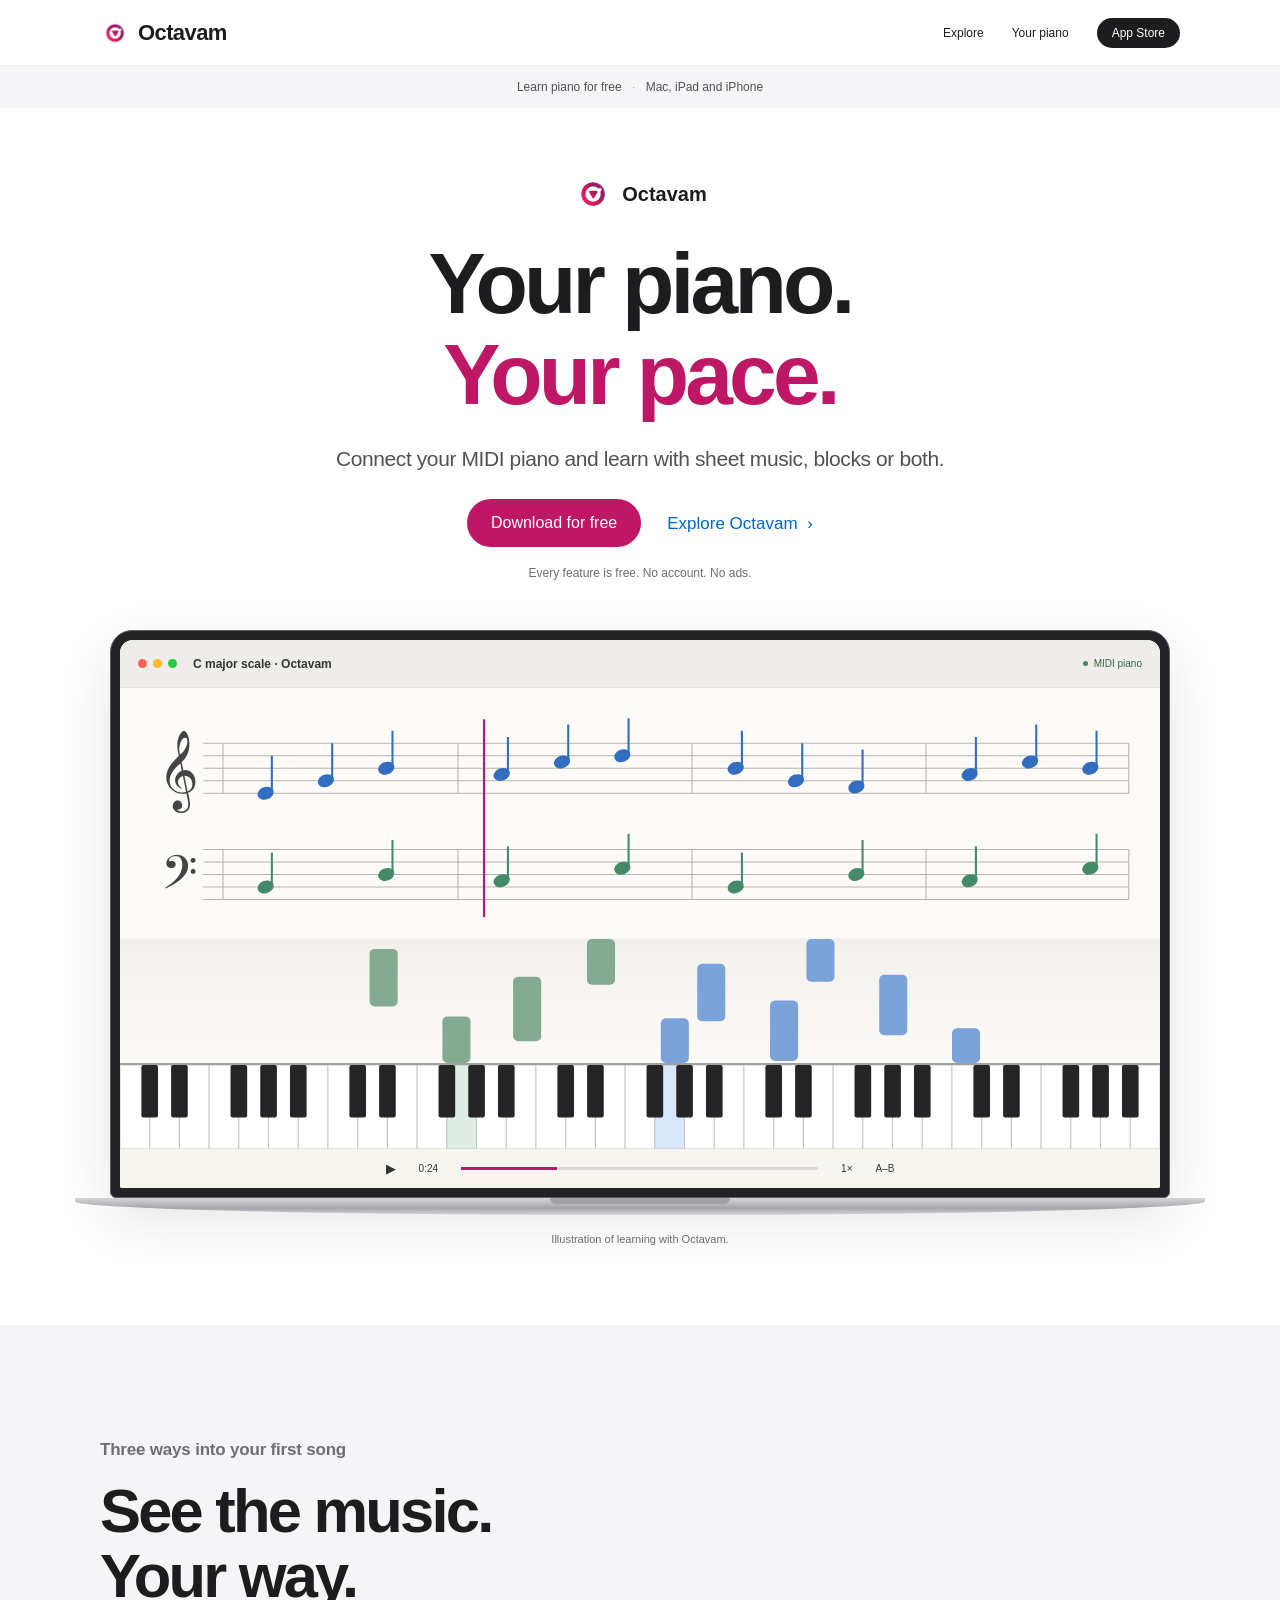
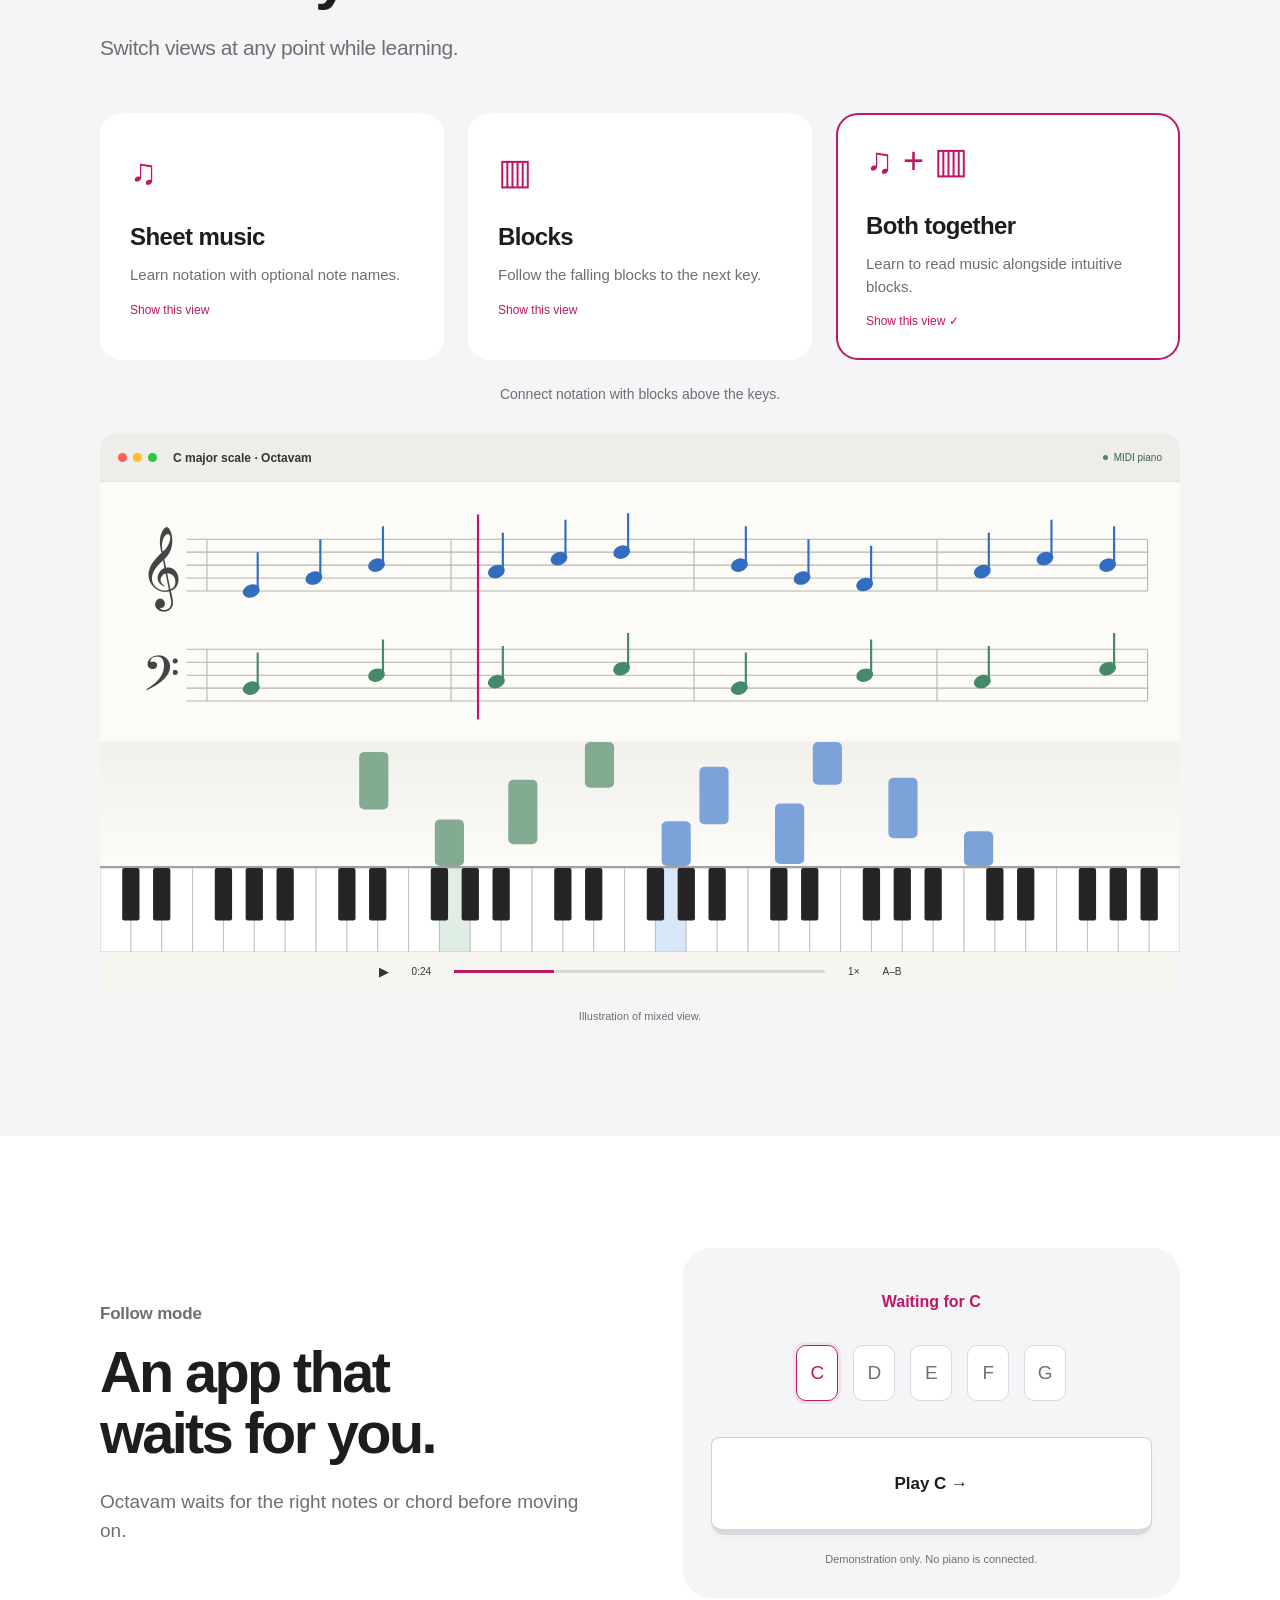
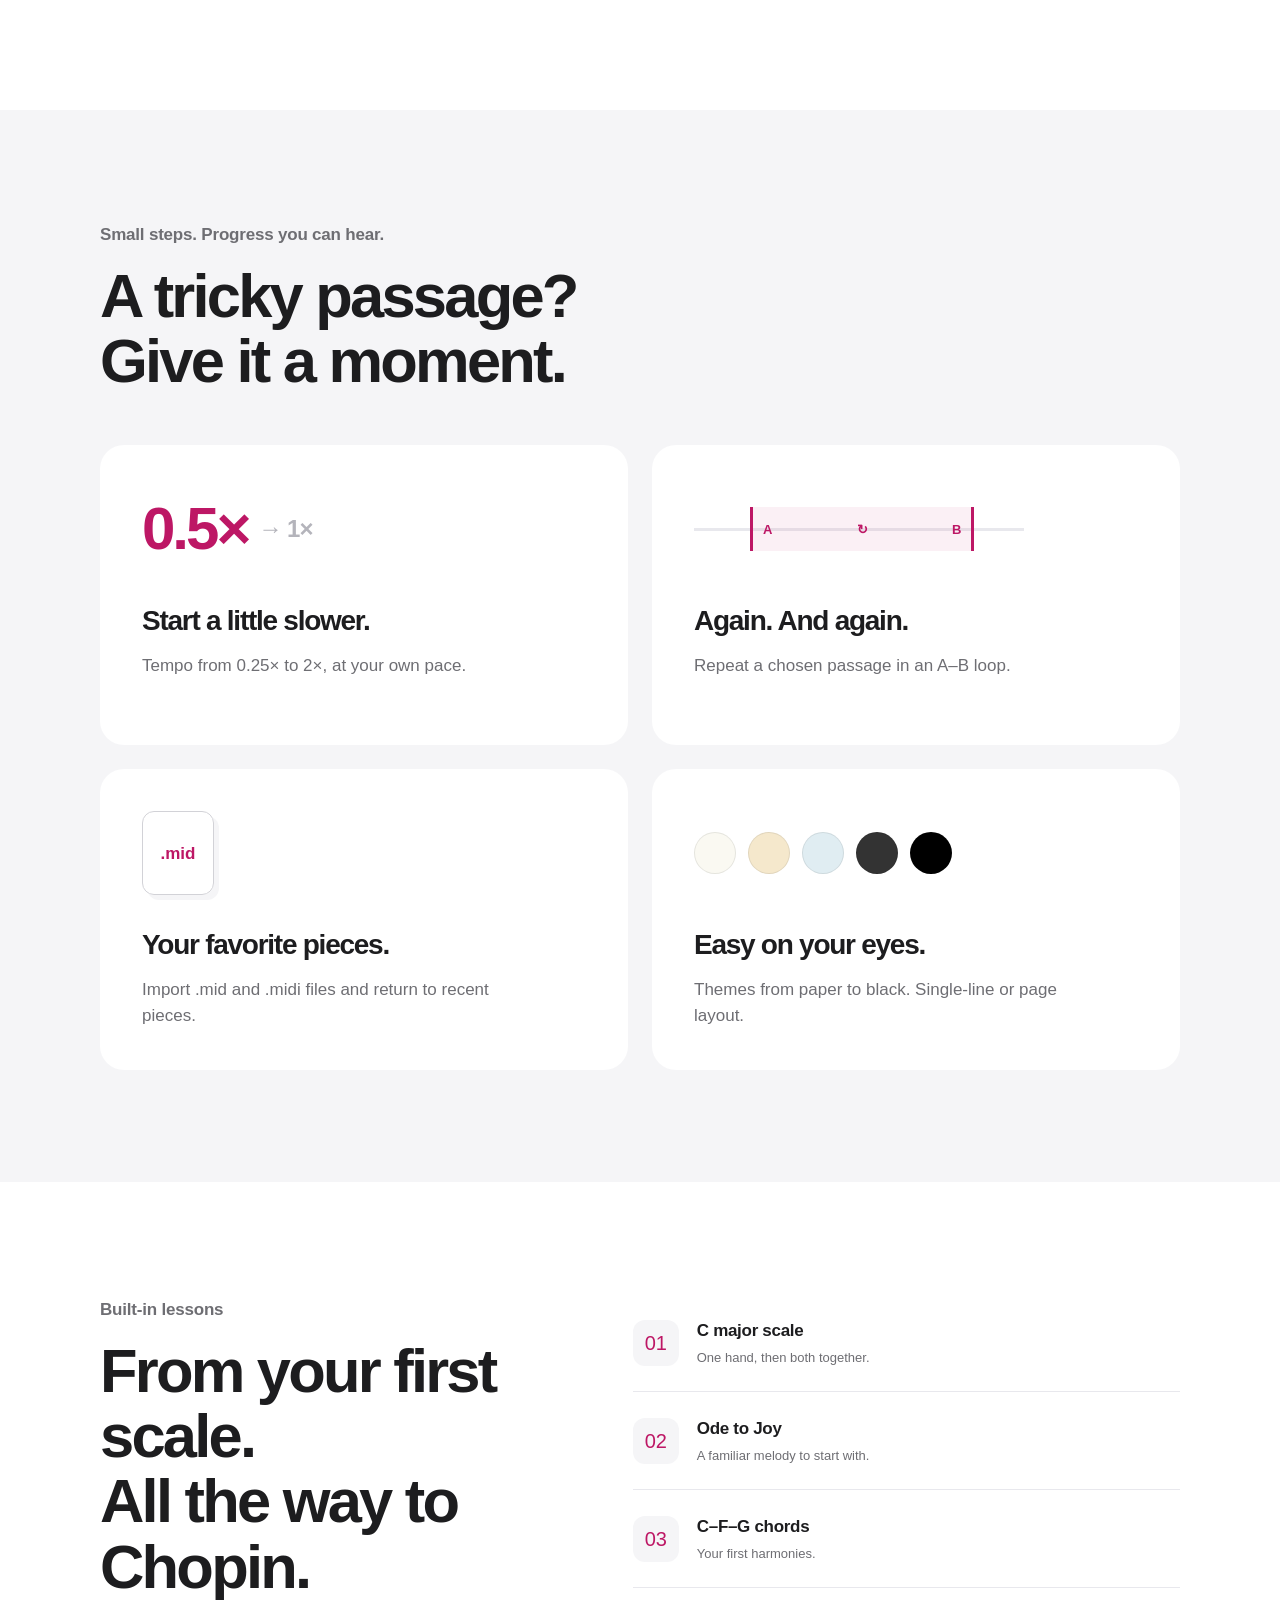
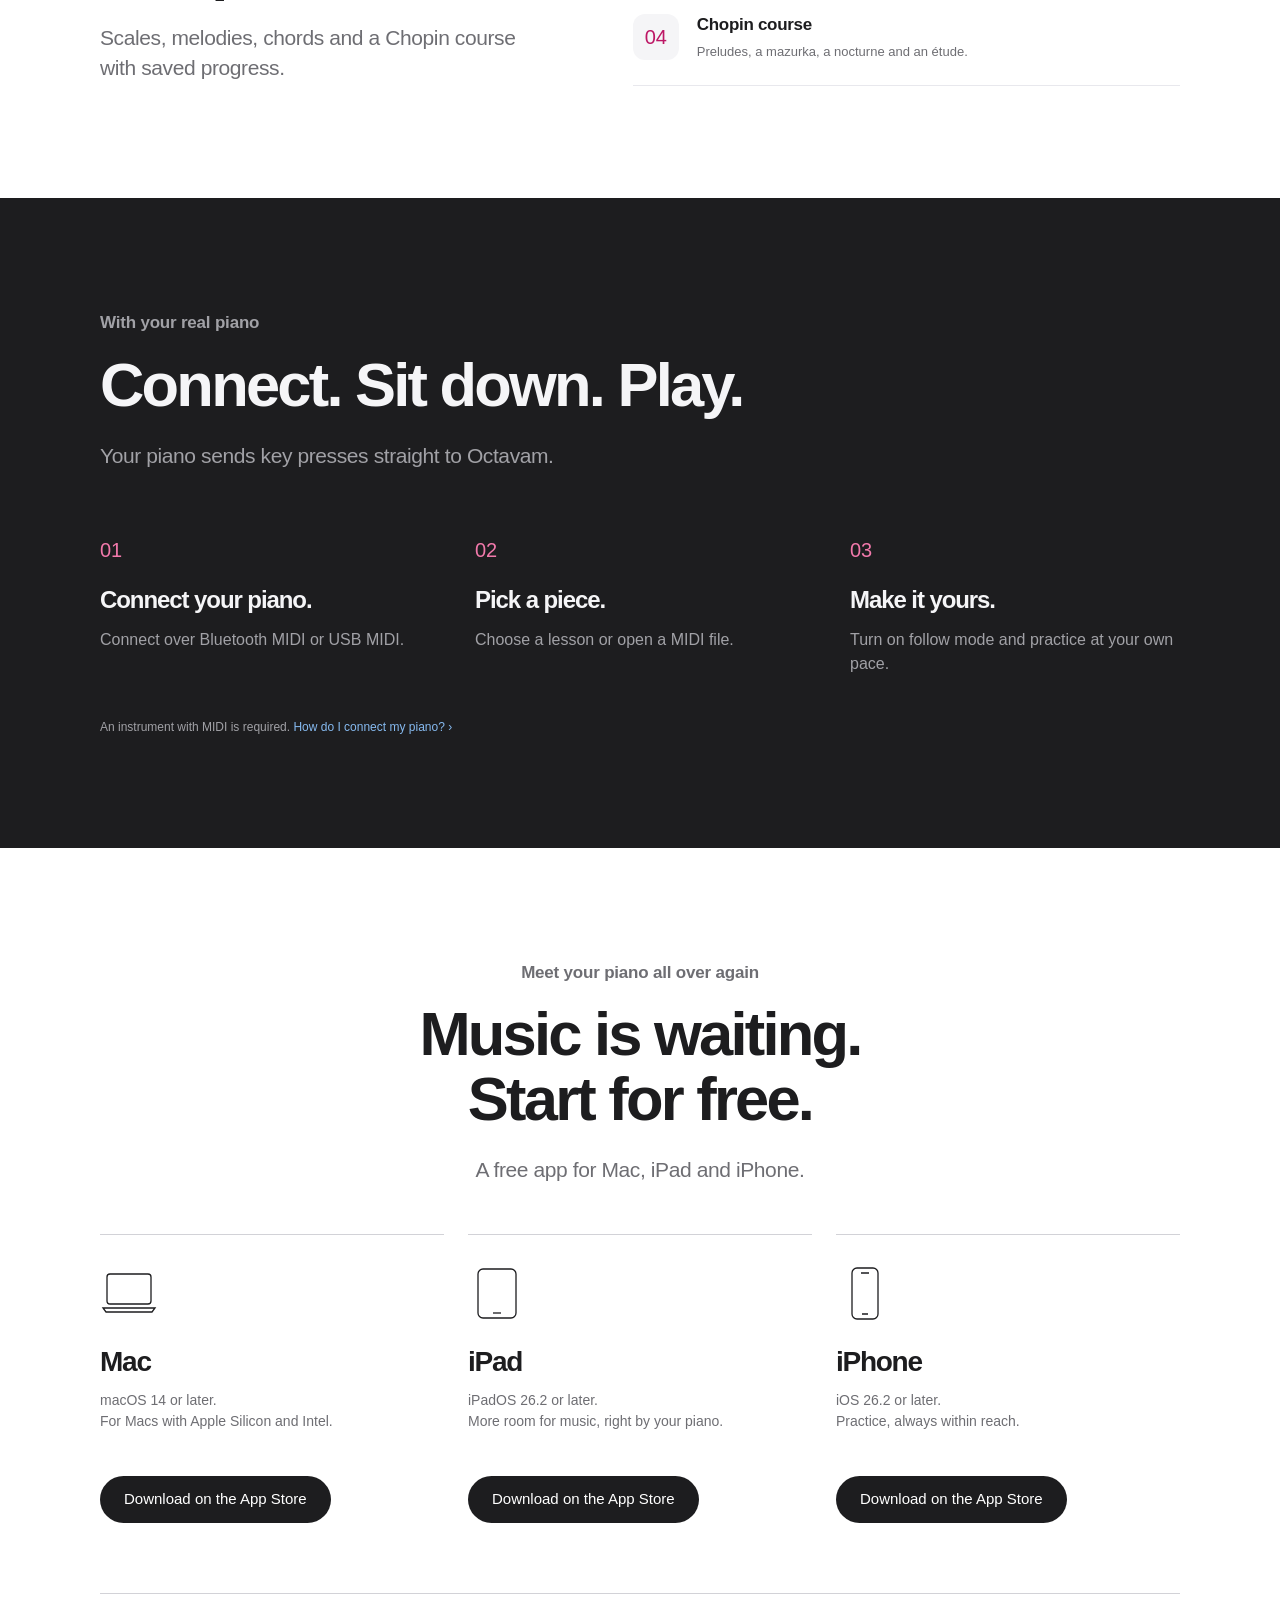
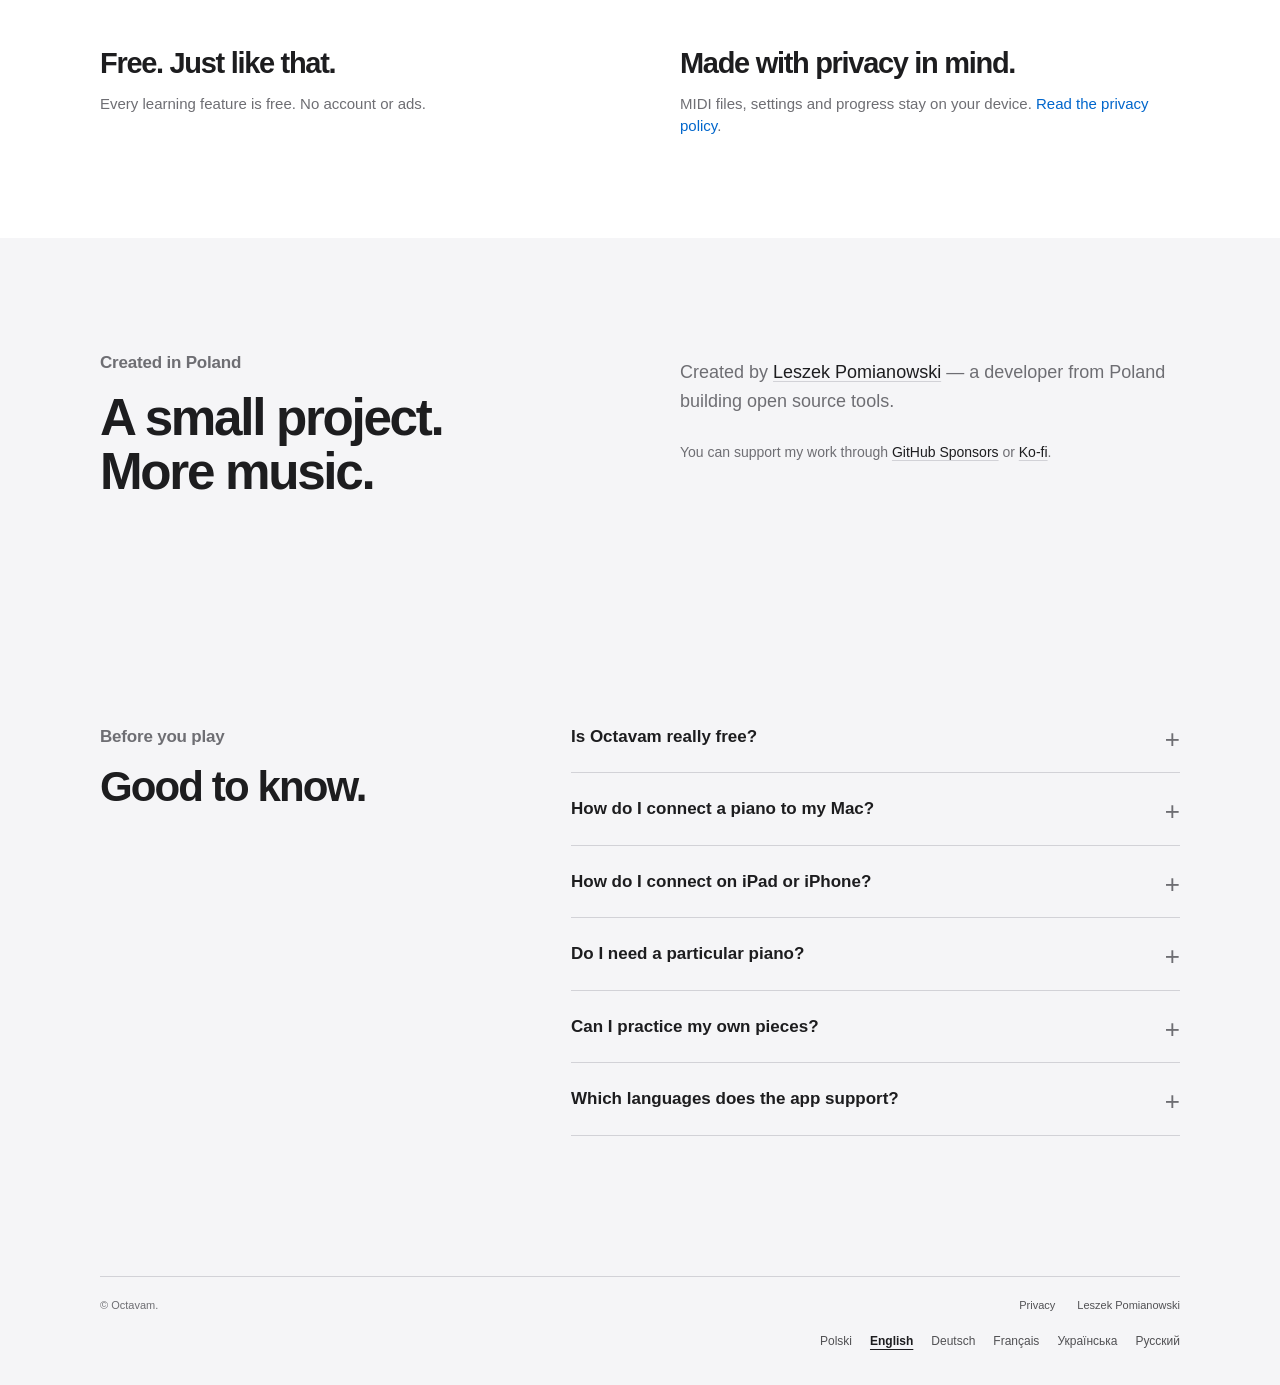
<file: index.html>
<!doctype html>
<html lang="pl">
<head>
<meta charset="utf-8">
<meta name="viewport" content="width=device-width,initial-scale=1">
<title>Octavam — darmowa nauka gry na pianinie</title>
<meta name="description" content="Połącz pianino MIDI i ucz się z nutami, blokami lub oboma widokami. Darmowa aplikacja na Maca, iPada i iPhone’a.">
<meta name="author" content="Leszek Pomianowski">
<meta name="robots" content="index, follow, max-image-preview:large">
<meta name="color-scheme" content="light">
<meta name="theme-color" content="#ffffff">
<link rel="canonical" href="https://octavam.com/">
<link rel="alternate" hreflang="pl" href="https://octavam.com/">
<link rel="alternate" hreflang="en" href="https://octavam.com/en/">
<link rel="alternate" hreflang="de" href="https://octavam.com/de/">
<link rel="alternate" hreflang="fr" href="https://octavam.com/fr/">
<link rel="alternate" hreflang="uk" href="https://octavam.com/uk/">
<link rel="alternate" hreflang="ru" href="https://octavam.com/ru/">
<link rel="alternate" hreflang="x-default" href="https://octavam.com/">
<link rel="icon" type="image/png" href="/assets/favicon.png">
<link rel="apple-touch-icon" href="/assets/apple-touch-icon.png">
<meta property="og:type" content="website">
<meta property="og:site_name" content="Octavam">
<meta property="og:title" content="Octavam — darmowa nauka gry na pianinie">
<meta property="og:description" content="Połącz pianino MIDI i ucz się z nutami, blokami lub oboma widokami. Darmowa aplikacja na Maca, iPada i iPhone’a.">
<meta property="og:url" content="https://octavam.com/">
<meta property="og:image" content="https://octavam.com/assets/og-image.png">
<meta property="og:image:type" content="image/png">
<meta property="og:image:width" content="1200">
<meta property="og:image:height" content="630">
<meta property="og:image:alt" content="Octavam">
<meta property="og:locale" content="pl_PL">
<meta property="og:locale:alternate" content="en_US">
<meta property="og:locale:alternate" content="de_DE">
<meta property="og:locale:alternate" content="fr_FR">
<meta property="og:locale:alternate" content="uk_UA">
<meta property="og:locale:alternate" content="ru_RU">
<meta name="twitter:card" content="summary_large_image">
<meta name="twitter:title" content="Octavam — darmowa nauka gry na pianinie">
<meta name="twitter:description" content="Połącz pianino MIDI i ucz się z nutami, blokami lub oboma widokami. Darmowa aplikacja na Maca, iPada i iPhone’a.">
<meta name="twitter:image" content="https://octavam.com/assets/og-image.png">
<meta name="twitter:image:alt" content="Octavam">
<link rel="stylesheet" href="/assets/style.css">
<script src="/assets/lang.js"></script>
<script src="/assets/site.js" defer></script>
<script type="application/ld+json">{"@context":"https://schema.org","@graph":[{"@type":"WebSite","@id":"https://octavam.com/#website","name":"Octavam","url":"https://octavam.com/","inLanguage":["pl","en","de","fr","uk","ru"],"publisher":{"@id":"https://octavam.com/#creator"}},{"@type":"WebPage","@id":"https://octavam.com/#webpage","url":"https://octavam.com/","name":"Octavam — darmowa nauka gry na pianinie","description":"Połącz pianino MIDI i ucz się z nutami, blokami lub oboma widokami. Darmowa aplikacja na Maca, iPada i iPhone’a.","inLanguage":"pl","isPartOf":{"@id":"https://octavam.com/#website"},"about":{"@id":"https://octavam.com/#app"},"mainEntity":{"@id":"https://octavam.com/#app"}},{"@type":"Person","@id":"https://octavam.com/#creator","name":"Leszek Pomianowski","url":"https://lepo.co/","sameAs":["https://github.com/pomianowski"]},{"@type":"SoftwareApplication","@id":"https://octavam.com/#app","name":"Octavam","url":"https://octavam.com/","applicationCategory":"MusicApplication","operatingSystem":"macOS 14+, iPadOS 26.2+, iOS 26.2+","description":"Połącz pianino MIDI i ucz się z nutami, blokami lub oboma widokami. Darmowa aplikacja na Maca, iPada i iPhone’a.","image":"https://octavam.com/assets/og-image.png","inLanguage":["en","pl","ru","uk","de","fr"],"isAccessibleForFree":true,"offers":{"@type":"Offer","price":"0","priceCurrency":"USD"},"creator":{"@id":"https://octavam.com/#creator"},"countryOfOrigin":{"@type":"Country","name":"Poland"}}]}</script>
</head>
<body>
<a class="skip" href="#main">Przejdź do treści</a>
<header class="nav"><div class="nav-inner">
  <a class="brand" href="/"><img src="/assets/favicon.png" alt="" width="30" height="30">Octavam</a>
  <nav aria-label="Nawigacja główna"><a class="hide-s" href="#features">Możliwości</a><a class="hide-s" href="#connect">Twoje pianino</a><a class="nav-download" data-app-store href="https://apps.apple.com/">App Store</a></nav>
</div></header>
<main id="main">
<div class="availability">Darmowa nauka gry na pianinie <span>·</span> Mac, iPad i iPhone</div>
<section class="hero" aria-labelledby="hero-heading">
  <div class="wrap">
    <p class="product-name"><img src="/assets/logo.png" alt="" width="40" height="40">Octavam</p>
    <h1 id="hero-heading">Twoje pianino.<br><span>Twój rytm.</span></h1>
    <p class="lead">Połącz pianino MIDI i ucz się z nutami, blokami lub oboma widokami.</p>
    <div class="btns"><a class="btn primary" data-app-store href="https://apps.apple.com/">Pobierz za darmo</a><a class="text-link" href="#features">Poznaj Octavam <span aria-hidden="true">›</span></a></div>
    <p class="hero-note">Wszystkie funkcje za darmo. Bez konta. Bez reklam.</p>
  </div>
  <figure class="device-stage"><div class="device-frame"><div class="practice-preview" data-mode="mixed">
      <div class="preview-toolbar" aria-hidden="true"><span class="window-dots"><i></i><i></i><i></i></span><span class="preview-title">Gama C-dur · Octavam</span><span class="preview-connected">Pianino MIDI</span></div>
      <img id="hero-score" class="score-art" src="/assets/score.svg" width="1000" height="240" alt="Ilustracja widoku mieszanego: zapis nutowy, bloki i klawiatura.">
      <img id="hero-blocks" class="blocks-art" src="/assets/blocks.svg" width="1000" height="125" alt="">
      <img class="keyboard-art" src="/assets/keyboard.svg" width="1000" height="85" alt="">
      <div class="preview-transport" aria-hidden="true"><span class="transport-play">▶</span><span>0:24</span><span class="transport-track"><i></i></span><span>1×</span><span>A–B</span></div>
    </div></div><div class="device-base" aria-hidden="true"></div><figcaption class="preview-caption">Ilustracja sposobu nauki w Octavam.</figcaption></figure>
</section>
<section id="features" class="section modes-section" aria-labelledby="modes-heading"><div class="wrap">
  <p class="eyebrow">Trzy sposoby na pierwszy utwór</p><h2 id="modes-heading">Zobacz muzykę.<br>Po swojemu.</h2><p class="section-intro">Zmieniaj widok w dowolnym momencie nauki.</p>
  <div class="mode-options" role="group" aria-label="Wybierz widok demonstracji"><button type="button" class="mode-option" data-mode="notation" aria-pressed="false" aria-controls="mode-preview" data-description="Czytaj nuty z opcjonalnymi nazwami dźwięków." data-caption="Ilustracja widoku nutowego."><span class="mode-symbol" aria-hidden="true">♫</span><strong>Nuty</strong><span class="mode-copy">Poznawaj zapis nutowy, z opcjonalnymi nazwami dźwięków.</span><span class="mode-action">Pokaż ten widok</span></button><button type="button" class="mode-option" data-mode="blocks" aria-pressed="false" aria-controls="mode-preview" data-description="Zobacz kolejność i długość dźwięków." data-caption="Ilustracja widoku bloków."><span class="mode-symbol" aria-hidden="true">▥</span><strong>Bloki</strong><span class="mode-copy">Śledź spadające bloki i zobacz, który klawisz nacisnąć.</span><span class="mode-action">Pokaż ten widok</span></button><button type="button" class="mode-option" data-mode="mixed" aria-pressed="true" aria-controls="mode-preview" data-description="Połącz zapis nutowy z blokami nad klawiaturą." data-caption="Ilustracja widoku mieszanego."><span class="mode-symbol" aria-hidden="true">♫ + ▥</span><strong>Razem</strong><span class="mode-copy">Połącz intuicyjne bloki z nauką czytania nut.</span><span class="mode-action">Pokaż ten widok</span></button></div>
  <p id="mode-description" class="mode-description" aria-live="polite">Połącz zapis nutowy z blokami nad klawiaturą.</p>
  <div class="practice-preview" id="mode-preview" data-mode="mixed">
      <div class="preview-toolbar" aria-hidden="true"><span class="window-dots"><i></i><i></i><i></i></span><span class="preview-title">Gama C-dur · Octavam</span><span class="preview-connected">Pianino MIDI</span></div>
      <img id="preview-score" class="score-art" src="/assets/score.svg" width="1000" height="240" alt="Ilustracja widoku mieszanego: zapis nutowy, bloki i klawiatura." loading="lazy" decoding="async">
      <img id="preview-blocks" class="blocks-art" src="/assets/blocks.svg" width="1000" height="125" alt="" loading="lazy" decoding="async">
      <img class="keyboard-art" src="/assets/keyboard.svg" width="1000" height="85" alt="">
      <div class="preview-transport" aria-hidden="true"><span class="transport-play">▶</span><span>0:24</span><span class="transport-track"><i></i></span><span>1×</span><span>A–B</span></div>
    </div>
  <p id="preview-caption" class="preview-caption center">Ilustracja widoku mieszanego.</p>
</div></section>
<section class="section" aria-labelledby="follow-heading"><div class="wrap follow-layout">
  <div class="follow-copy"><p class="eyebrow">Tryb follow</p><h2 id="follow-heading">Aplikacja, która<br>czeka na Ciebie.</h2><p>Octavam czeka na poprawne nuty lub akord i dopiero wtedy rusza dalej.</p></div>
  <div class="follow-demo"><p id="follow-status" class="follow-status" aria-live="polite" data-waiting="Czekam na {note}" data-done="Pięć dźwięków. W Twoim tempie.">Czekam na C</p><div class="follow-track" aria-hidden="true"><span class="is-current">C</span><span>D</span><span>E</span><span>F</span><span>G</span></div><div class="follow-controls"><button id="follow-key" class="follow-key" type="button" data-press="Zagraj {note} →" data-done="Gotowe ✓">Zagraj C →</button><button id="restart-demo" class="restart-demo" type="button">Spróbuj ponownie</button><p class="demo-note">Demonstracja działania. Nie łączy się z pianinem.</p></div><p class="follow-fallback">Aplikacja czeka na poprawny dźwięk, zanim przejdzie do kolejnego.</p></div>
</div></section>
<section class="section features-section" aria-labelledby="practice-heading"><div class="wrap">
  <p class="eyebrow">Małe kroki. Słyszalne postępy.</p><h2 id="practice-heading">Trudny fragment?<br>Daj sobie chwilę.</h2><div class="feature-grid"><article class="feature"><div class="feature-visual tempo-visual" aria-hidden="true">0.5× <span>→ 1×</span></div><h3>Wolniej na początek.</h3><p>Tempo od 0,25× do 2×, dopasowane do Ciebie.</p></article><article class="feature"><div class="feature-visual loop-visual" aria-hidden="true"><div class="loop-range"><span>A</span><span>↻</span><span>B</span></div></div><h3>Jeszcze raz. I jeszcze.</h3><p>Powtarzaj wybrany fragment w pętli A–B.</p></article><article class="feature"><div class="feature-visual" aria-hidden="true"><div class="file-visual">.mid</div></div><h3>Twoje ulubione utwory.</h3><p>Importuj pliki .mid i .midi; wracaj do ostatnich utworów.</p></article><article class="feature"><div class="feature-visual swatches" aria-hidden="true"><i></i><i></i><i></i><i></i><i></i></div><h3>Wygodnie dla oczu.</h3><p>Motywy od papieru po czerń. Układ linii lub strony.</p></article></div>
</div></section>
<section class="section" aria-labelledby="lessons-heading"><div class="wrap lessons">
  <div><p class="eyebrow">Lekcje w aplikacji</p><h2 id="lessons-heading">Od pierwszej gamy.<br>Aż do Chopina.</h2><p class="section-intro">Gamy, melodie, akordy i Kurs Chopina z zapisem postępów.</p></div><ol class="lesson-list"><li><span class="lesson-number" aria-hidden="true">01</span><div><strong>Gama C-dur</strong><small>Jedna ręka, potem obie.</small></div></li><li><span class="lesson-number" aria-hidden="true">02</span><div><strong>Oda do radości</strong><small>Znana melodia. Dobry początek.</small></div></li><li><span class="lesson-number" aria-hidden="true">03</span><div><strong>Akordy C–F–G</strong><small>Pierwsze współbrzmienia.</small></div></li><li><span class="lesson-number" aria-hidden="true">04</span><div><strong>Kurs Chopina</strong><small>Preludia, mazurek, nokturn i etiuda.</small></div></li></ol>
</div></section>
<section id="connect" class="section connection-section" aria-labelledby="connect-heading"><div class="wrap">
  <p class="eyebrow">Z Twoim prawdziwym pianinem</p><h2 id="connect-heading">Połącz. Usiądź. Graj.</h2><p class="section-intro">Pianino przesyła naciśnięcia klawiszy bezpośrednio do Octavam.</p><ol class="connection-steps"><li><span class="step-num" aria-hidden="true">01</span><h3>Połącz pianino.</h3><p>Połącz instrument przez Bluetooth MIDI lub USB MIDI.</p></li><li><span class="step-num" aria-hidden="true">02</span><h3>Wybierz utwór.</h3><p>Wybierz lekcję lub otwórz plik MIDI.</p></li><li><span class="step-num" aria-hidden="true">03</span><h3>Graj po swojemu.</h3><p>Włącz tryb follow i ćwicz we własnym tempie.</p></li></ol><p class="connection-footnote">Wymagany instrument z MIDI. <a href="#pairing">Jak połączyć pianino? <span aria-hidden="true">›</span></a></p>
</div></section>
<section id="download" class="section download-section" aria-labelledby="download-heading"><div class="wrap center">
  <p class="eyebrow">Poznaj się ze swoim pianinem na nowo</p><h2 id="download-heading">Muzyka czeka.<br>Zacznij za darmo.</h2><p class="section-intro">Darmowa aplikacja na Maca, iPada i iPhone’a.</p><div class="download-grid"><article class="download-card"><svg class="platform-icon" viewBox="0 0 58 58" aria-hidden="true"><rect x="7" y="9" width="44" height="30" rx="3"/><path d="M3 43h52l-3 4H6z"/></svg><h3>Mac</h3><p>macOS 14 lub nowszy.<br>Na Maca z Apple Silicon i Intelem.</p><a class="btn" data-app-store href="https://apps.apple.com/">Pobierz w App Store</a></article><article class="download-card"><svg class="platform-icon" viewBox="0 0 58 58" aria-hidden="true"><rect x="10" y="4" width="38" height="49" rx="5"/><path d="M25 48h8"/></svg><h3>iPad</h3><p>iPadOS 26.2 lub nowszy.<br>Więcej miejsca na nuty, tuż przy pianinie.</p><a class="btn" data-app-store href="https://apps.apple.com/">Pobierz w App Store</a></article><article class="download-card"><svg class="platform-icon" viewBox="0 0 58 58" aria-hidden="true"><rect x="16" y="3" width="26" height="51" rx="5"/><path d="M25 8h8M26 49h6"/></svg><h3>iPhone</h3><p>iOS 26.2 lub nowszy.<br>Twoje ćwiczenia zawsze pod ręką.</p><a class="btn" data-app-store href="https://apps.apple.com/">Pobierz w App Store</a></article></div>
  <div class="free-note"><div><h3>Darmowa. Po prostu.</h3><p>Wszystkie funkcje nauki są darmowe. Bez konta i reklam.</p></div><div><h3>Z myślą o prywatności.</h3><p>Pliki MIDI, ustawienia i postępy zostają na Twoim urządzeniu. <a href="/privacy.html">Poznaj zasady prywatności</a>.</p></div></div>
</div></section>
<section id="about" class="section about-section" aria-labelledby="about-heading"><div class="wrap about-layout">
  <div><p class="eyebrow">Stworzone w Polsce</p><h2 id="about-heading">Mały projekt.<br>Więcej muzyki.</h2></div>
  <div class="about-copy"><p>Twórca: <a href="https://lepo.co/" rel="author">Leszek Pomianowski</a> — programista z Polski i autor projektów open source.</p>
  <p class="support-note">Możesz wesprzeć moją pracę przez <a href="https://github.com/sponsors/pomianowski">GitHub Sponsors</a> lub <a href="https://ko-fi.com/pomian">Ko-fi</a>.</p></div>
</div></section>
<section id="faq" class="section faq-section" aria-labelledby="faq-heading"><div class="wrap faq-layout">
  <div><p class="eyebrow">Zanim zagrasz</p><h2 id="faq-heading">Dobrze wiedzieć.</h2></div><div><details><summary>Czy Octavam naprawdę jest darmowy?</summary><p>Tak, wszystkie funkcje nauki są darmowe. Wsparcie twórcy jest dobrowolne.</p></details><details id="pairing"><summary>Jak połączyć pianino z Makiem?</summary><ol><li>Włącz Bluetooth MIDI w pianinie.</li><li>Na Macu otwórz Konfigurację MIDI audio → Okno → Pokaż studio MIDI.</li><li>Kliknij ikonę Bluetooth i połącz instrument.</li><li>Wybierz pianino w panelu urządzenia Octavam.</li></ol></details><details><summary>Jak połączyć pianino z iPadem lub iPhonem?</summary><p>W panelu urządzenia wybierz „Połącz urządzenie Bluetooth MIDI”. USB MIDI wymaga odpowiedniego kabla.</p></details><details><summary>Czy potrzebuję konkretnego modelu pianina?</summary><p>Wystarczy Bluetooth MIDI lub USB MIDI. Sam Bluetooth audio i gra przez mikrofon nie są obsługiwane.</p></details><details><summary>Czy mogę ćwiczyć własne utwory?</summary><p>Tak, otwórz plik .mid lub .midi. Na Macu: ⇧⌘O.</p></details><details><summary>W jakich językach działa aplikacja?</summary><p>Polski, angielski, niemiecki, francuski, ukraiński i rosyjski.</p></details></div>
</div></section>
</main>
<footer><div class="wrap"><div class="footer-inner"><p>© Octavam.</p><div class="footer-links"><a href="/privacy.html">Prywatność</a><a href="https://lepo.co/" rel="author">Leszek Pomianowski</a></div></div><nav class="footer-languages" aria-label="Wybierz język"><a class="language-link" href="/?lang=pl" hreflang="pl" lang="pl" aria-current="page">Polski</a><a class="language-link" href="/en/?lang=en" hreflang="en" lang="en">English</a><a class="language-link" href="/de/?lang=de" hreflang="de" lang="de">Deutsch</a><a class="language-link" href="/fr/?lang=fr" hreflang="fr" lang="fr">Français</a><a class="language-link" href="/uk/?lang=uk" hreflang="uk" lang="uk">Українська</a><a class="language-link" href="/ru/?lang=ru" hreflang="ru" lang="ru">Русский</a></nav></div></footer>
</body>
</html>
</file>
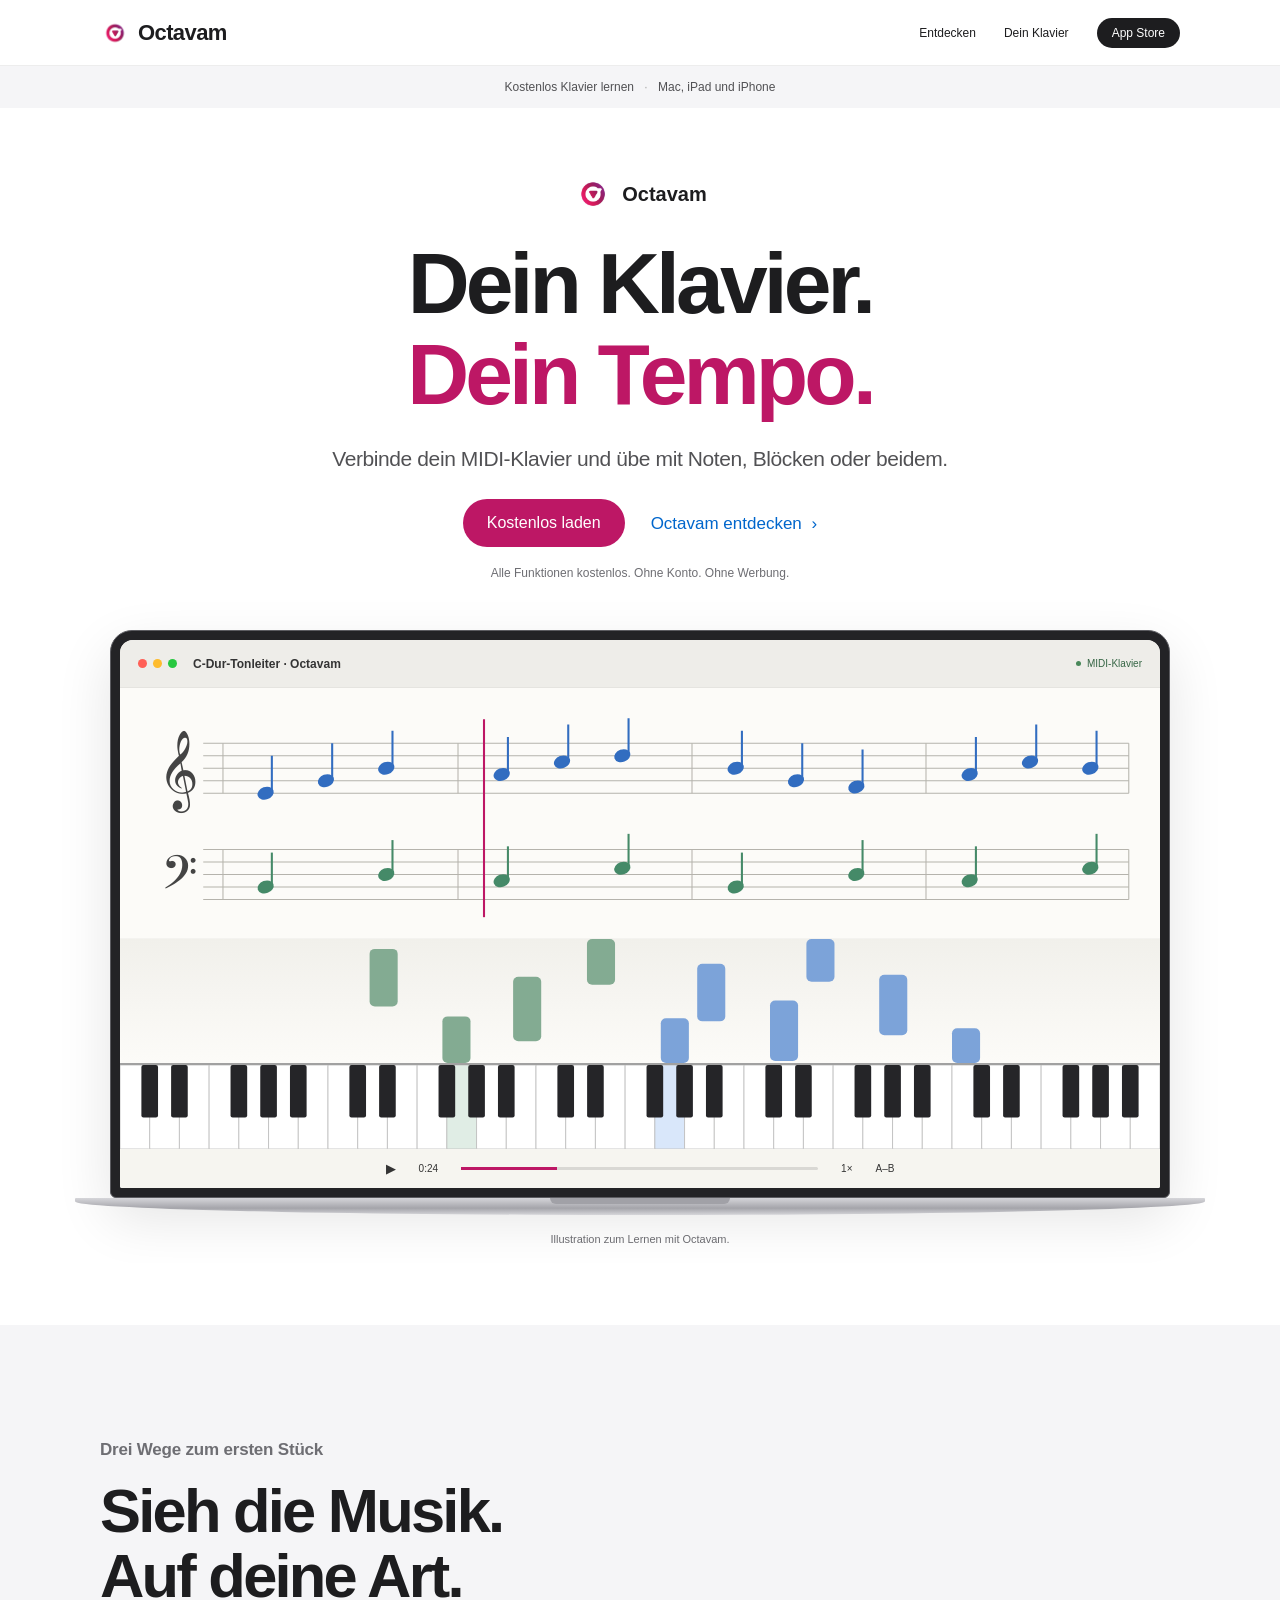
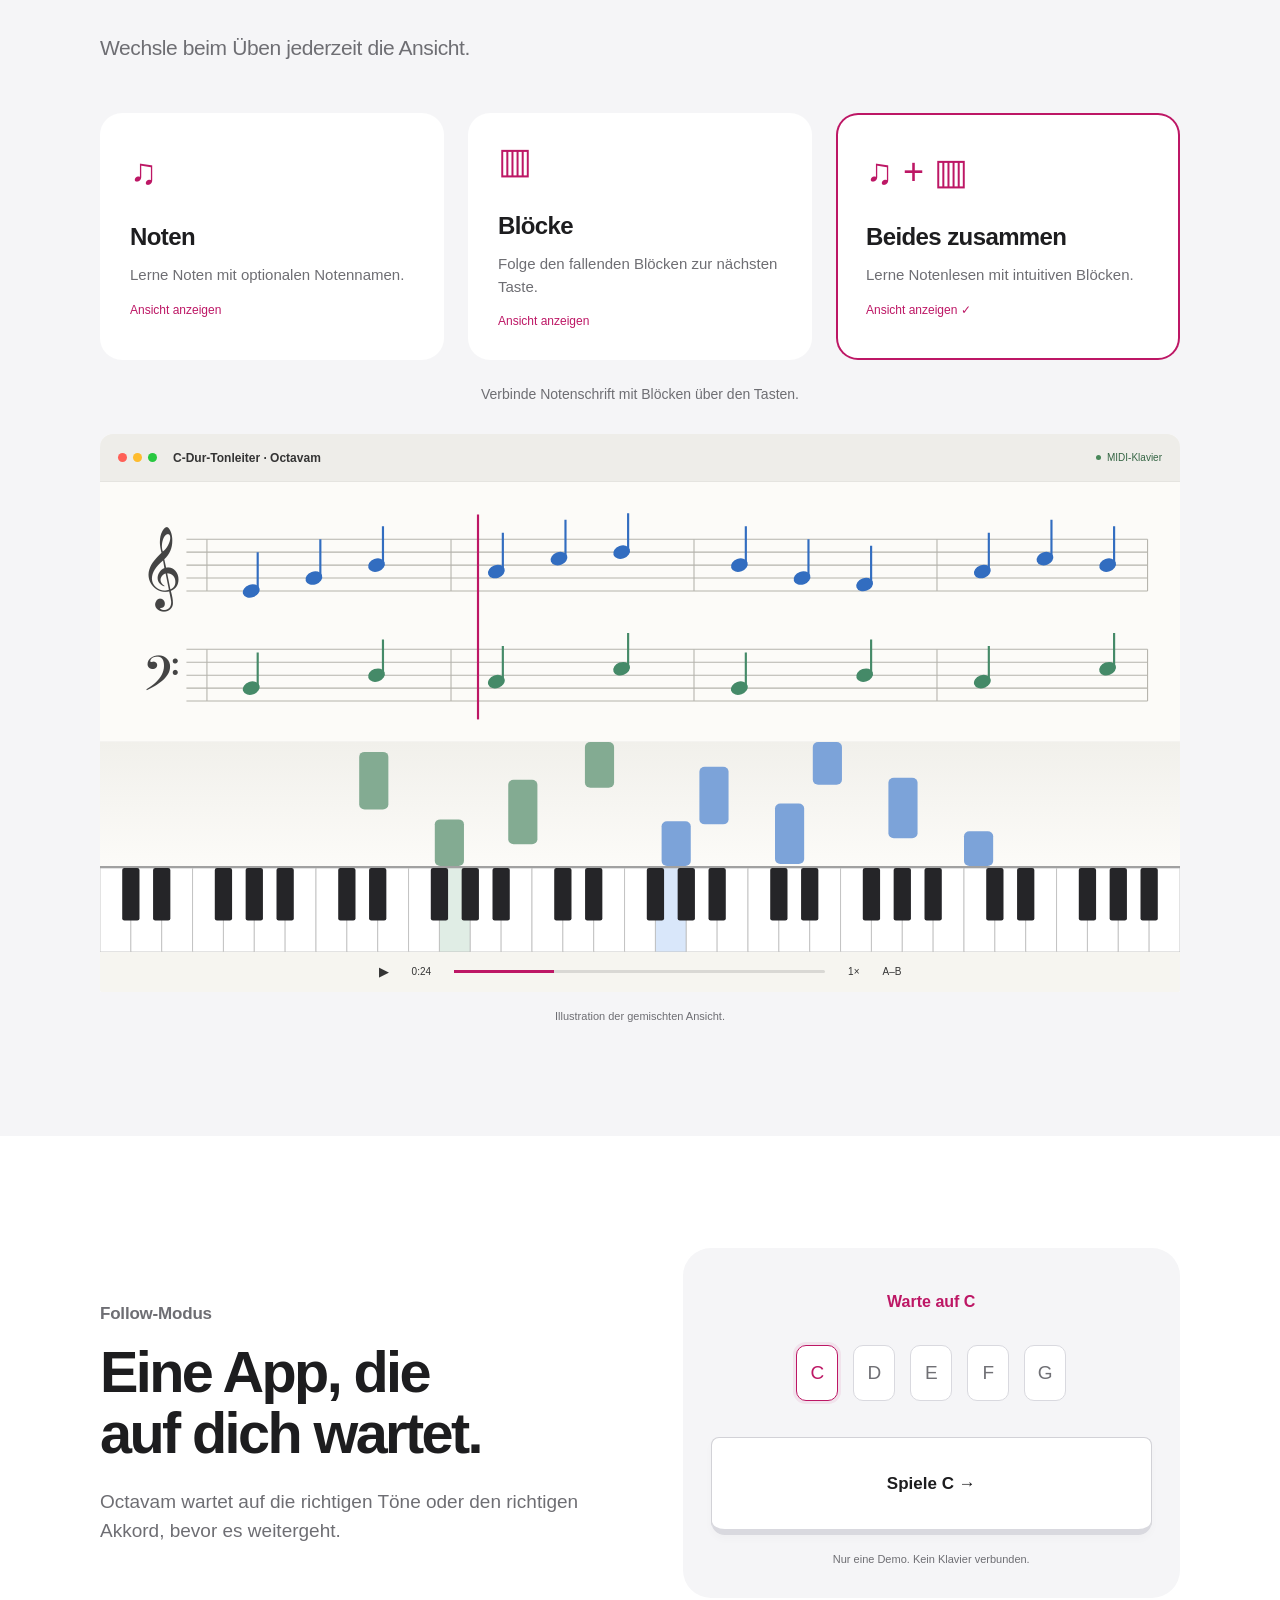
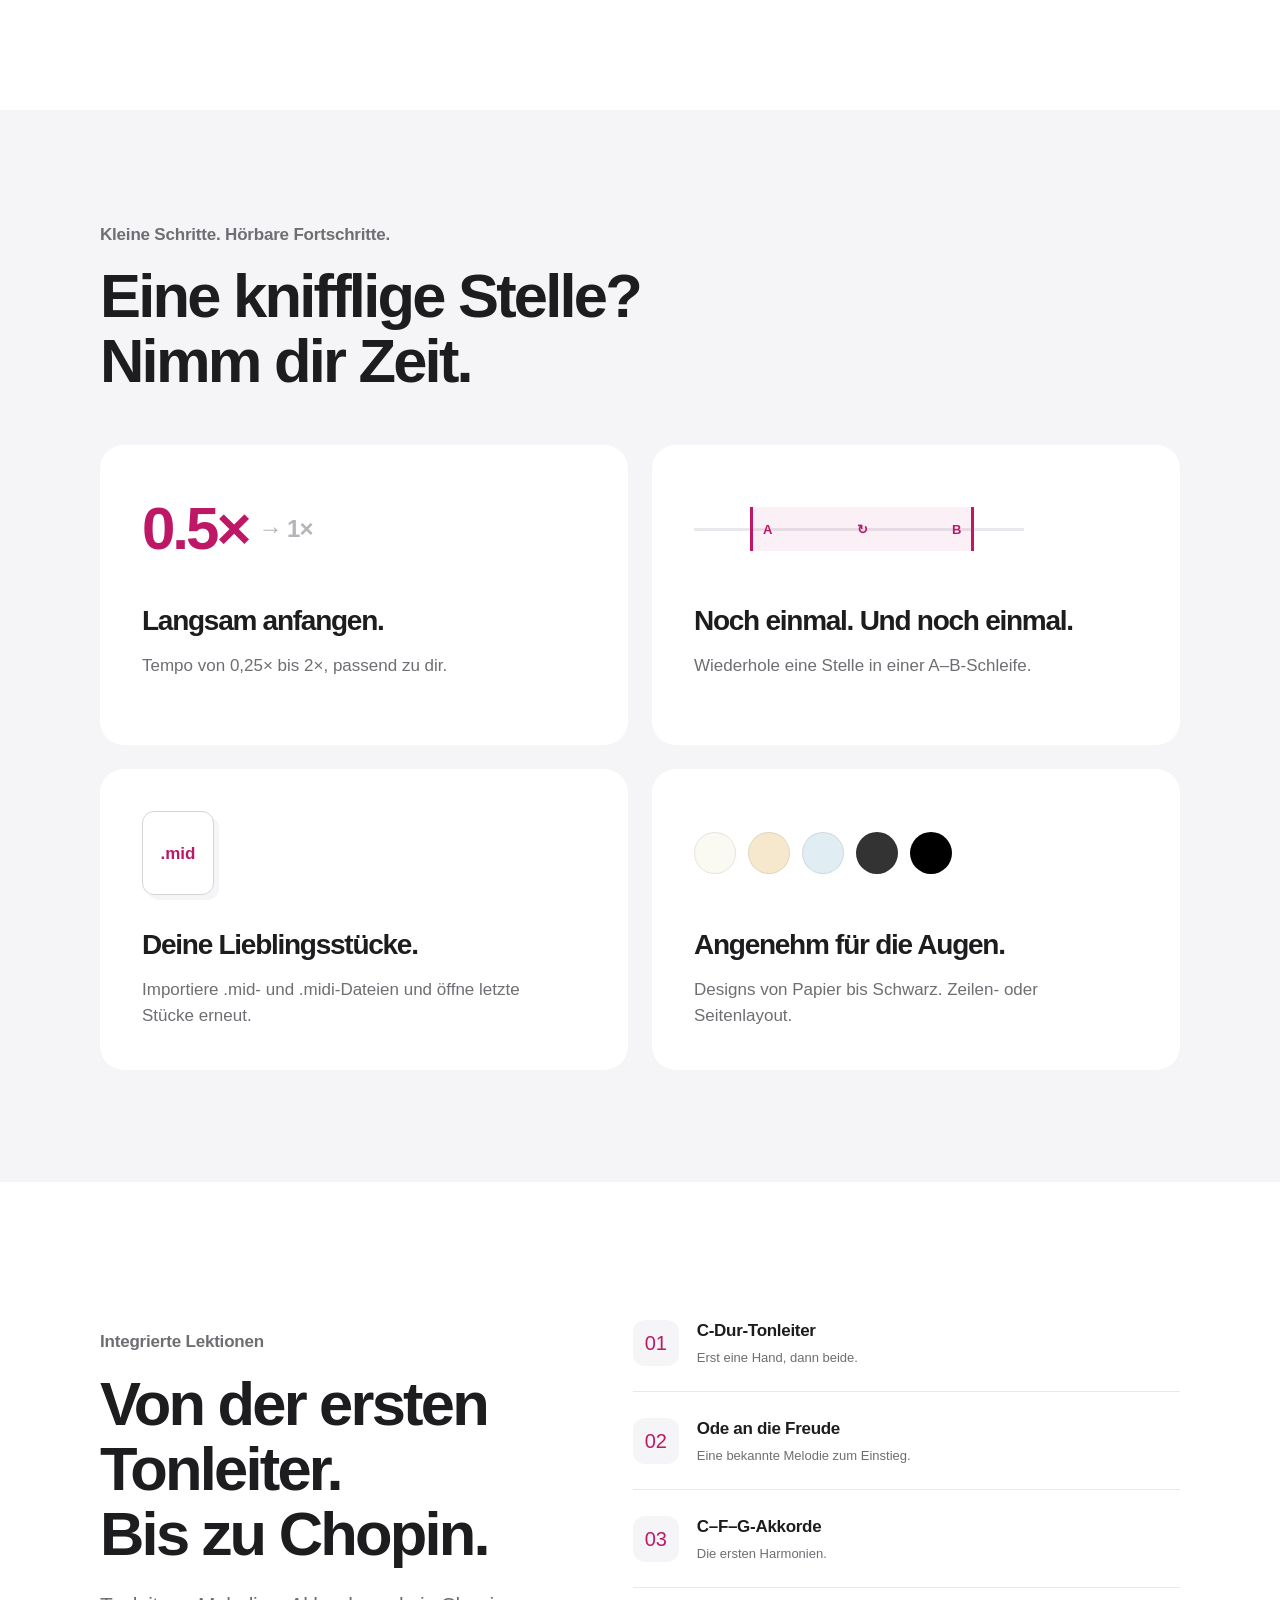
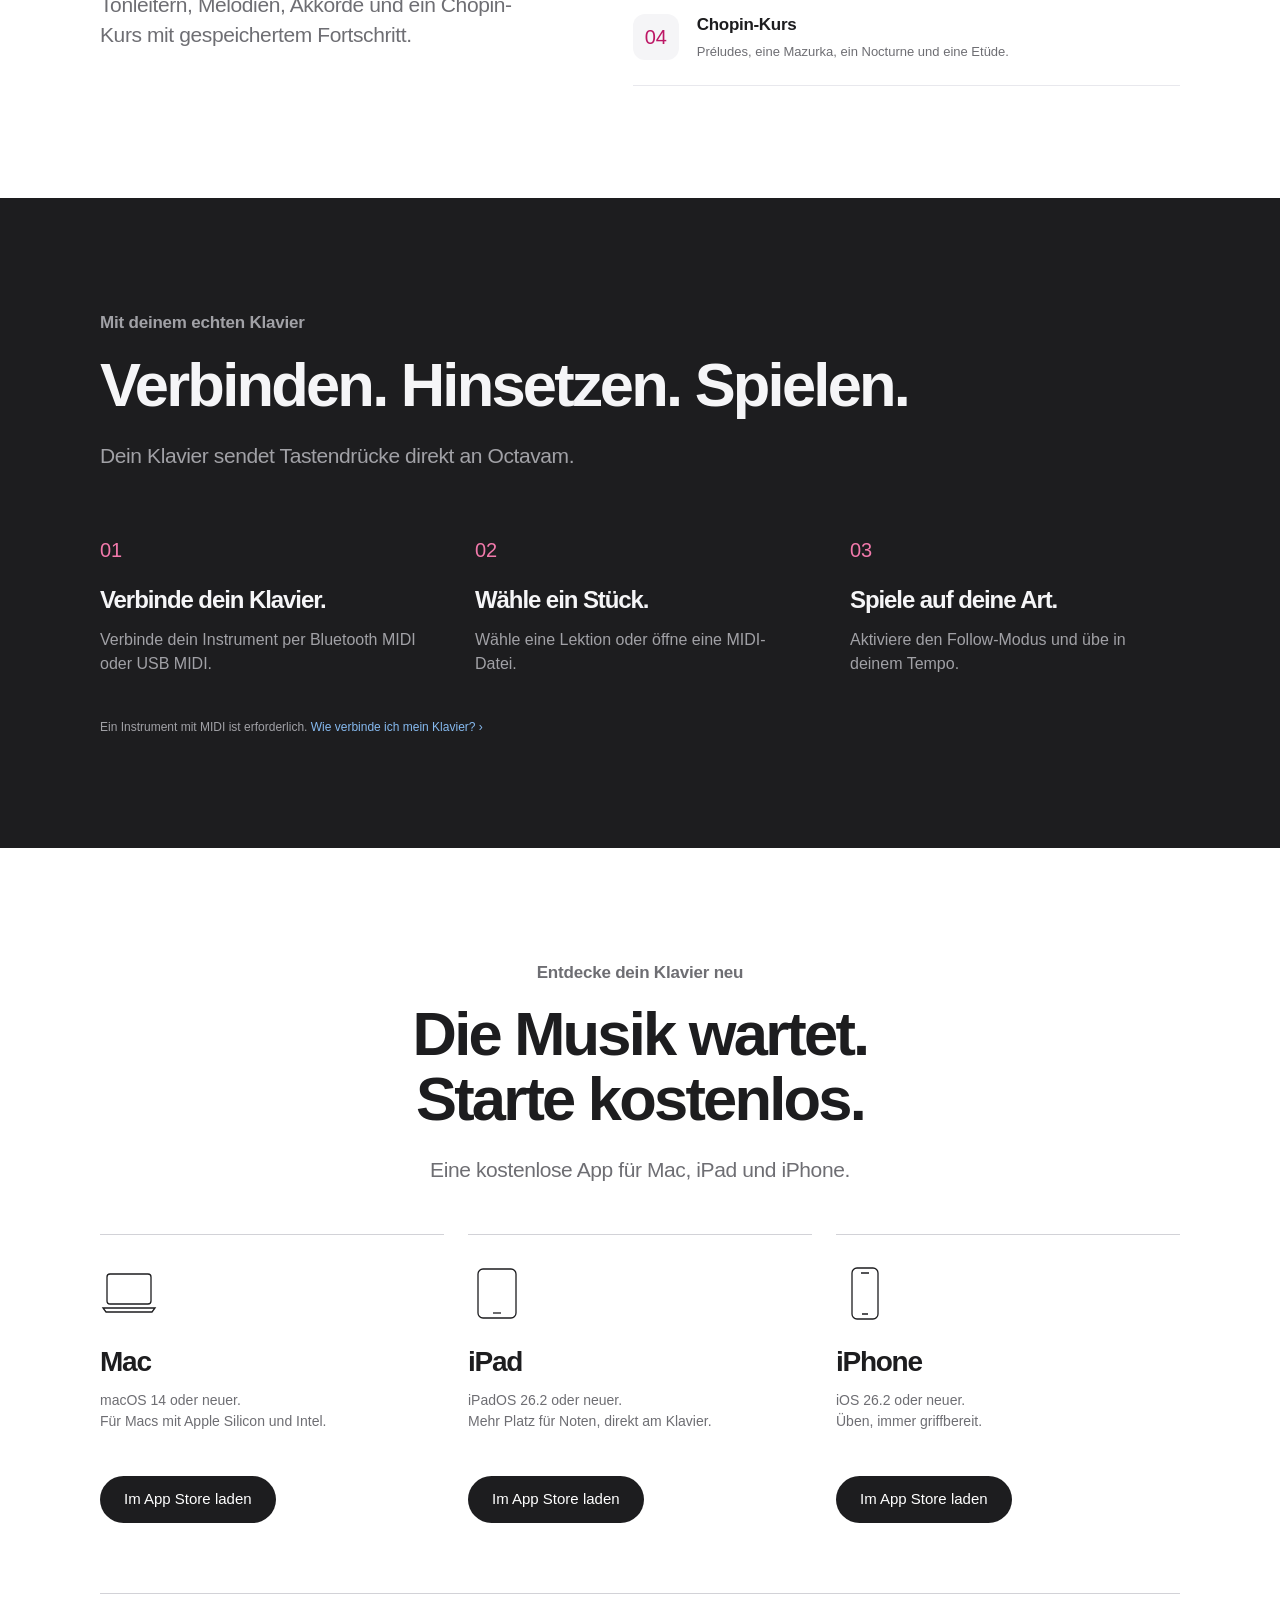
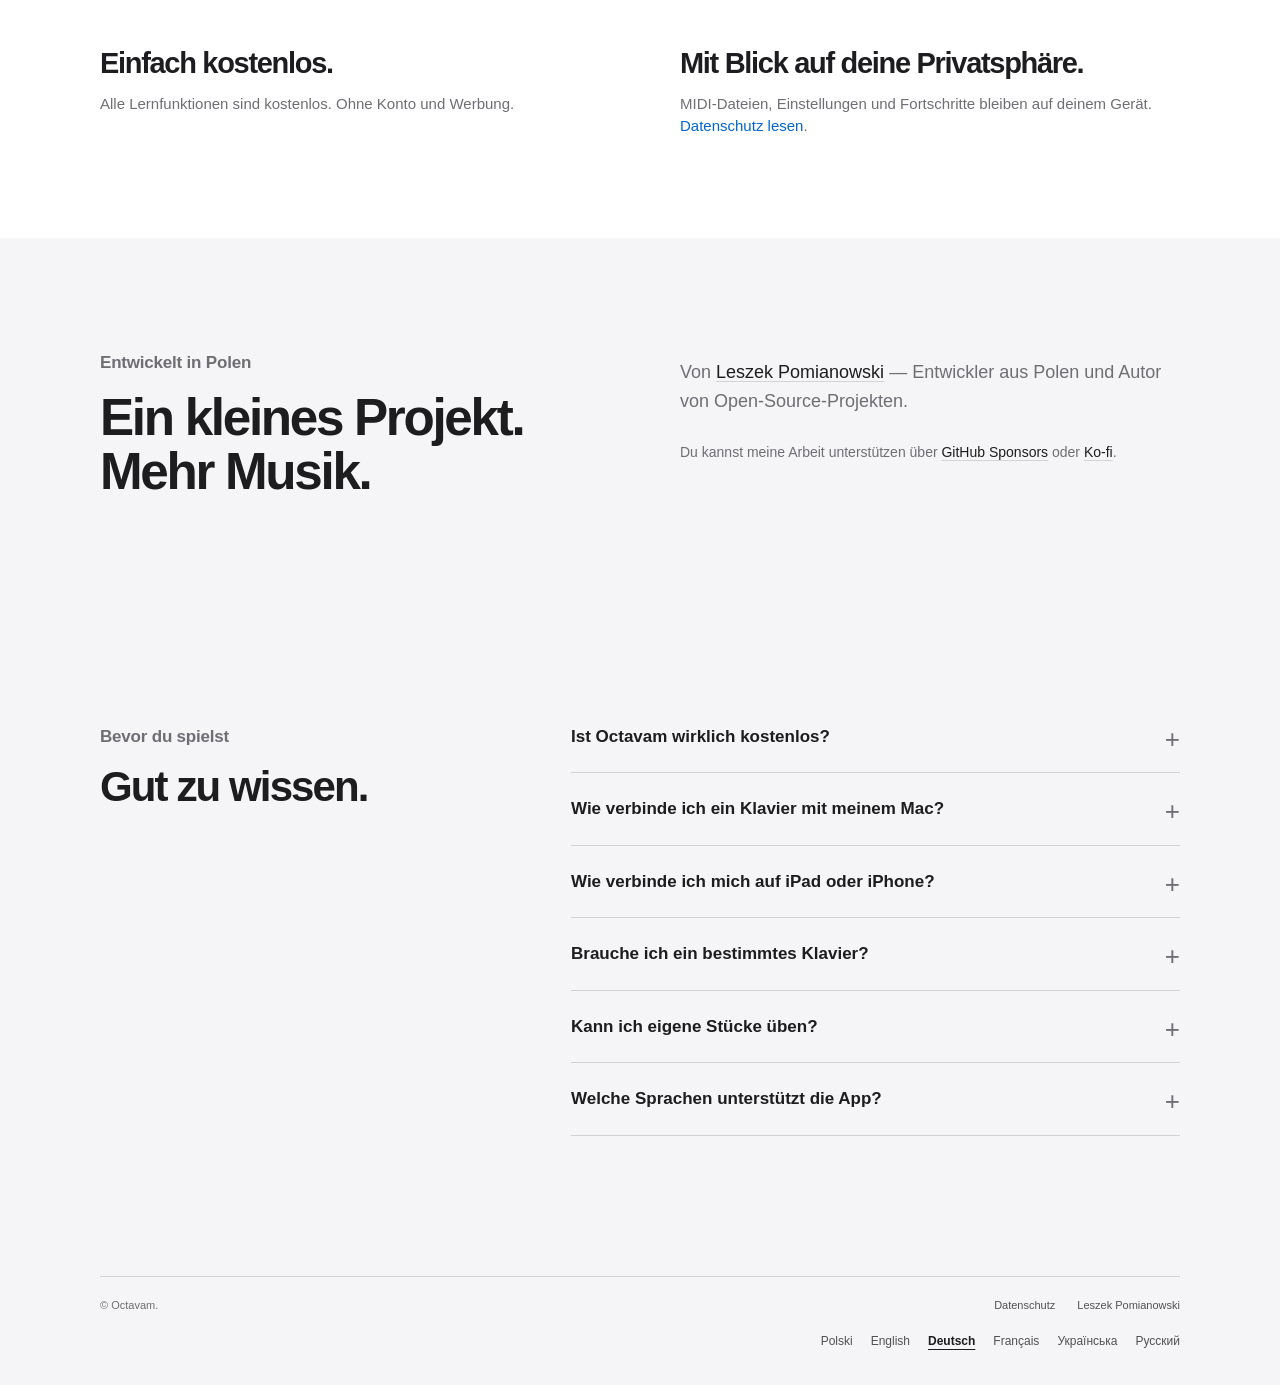
<file: de/index.html>
<!doctype html>
<html lang="de">
<head>
<meta charset="utf-8">
<meta name="viewport" content="width=device-width,initial-scale=1">
<title>Octavam — kostenlos Klavier lernen</title>
<meta name="description" content="Verbinde dein MIDI-Klavier und lerne mit Noten, Blöcken oder beidem. Kostenlos für Mac, iPad und iPhone.">
<meta name="author" content="Leszek Pomianowski">
<meta name="robots" content="index, follow, max-image-preview:large">
<meta name="color-scheme" content="light">
<meta name="theme-color" content="#ffffff">
<link rel="canonical" href="https://octavam.com/de/">
<link rel="alternate" hreflang="pl" href="https://octavam.com/">
<link rel="alternate" hreflang="en" href="https://octavam.com/en/">
<link rel="alternate" hreflang="de" href="https://octavam.com/de/">
<link rel="alternate" hreflang="fr" href="https://octavam.com/fr/">
<link rel="alternate" hreflang="uk" href="https://octavam.com/uk/">
<link rel="alternate" hreflang="ru" href="https://octavam.com/ru/">
<link rel="alternate" hreflang="x-default" href="https://octavam.com/">
<link rel="icon" type="image/png" href="/assets/favicon.png">
<link rel="apple-touch-icon" href="/assets/apple-touch-icon.png">
<meta property="og:type" content="website">
<meta property="og:site_name" content="Octavam">
<meta property="og:title" content="Octavam — kostenlos Klavier lernen">
<meta property="og:description" content="Verbinde dein MIDI-Klavier und lerne mit Noten, Blöcken oder beidem. Kostenlos für Mac, iPad und iPhone.">
<meta property="og:url" content="https://octavam.com/de/">
<meta property="og:image" content="https://octavam.com/assets/og-image.png">
<meta property="og:image:type" content="image/png">
<meta property="og:image:width" content="1200">
<meta property="og:image:height" content="630">
<meta property="og:image:alt" content="Octavam">
<meta property="og:locale" content="de_DE">
<meta property="og:locale:alternate" content="pl_PL">
<meta property="og:locale:alternate" content="en_US">
<meta property="og:locale:alternate" content="fr_FR">
<meta property="og:locale:alternate" content="uk_UA">
<meta property="og:locale:alternate" content="ru_RU">
<meta name="twitter:card" content="summary_large_image">
<meta name="twitter:title" content="Octavam — kostenlos Klavier lernen">
<meta name="twitter:description" content="Verbinde dein MIDI-Klavier und lerne mit Noten, Blöcken oder beidem. Kostenlos für Mac, iPad und iPhone.">
<meta name="twitter:image" content="https://octavam.com/assets/og-image.png">
<meta name="twitter:image:alt" content="Octavam">
<link rel="stylesheet" href="/assets/style.css">
<script src="/assets/lang.js"></script>
<script src="/assets/site.js" defer></script>
<script type="application/ld+json">{"@context":"https://schema.org","@graph":[{"@type":"WebSite","@id":"https://octavam.com/#website","name":"Octavam","url":"https://octavam.com/","inLanguage":["pl","en","de","fr","uk","ru"],"publisher":{"@id":"https://octavam.com/#creator"}},{"@type":"WebPage","@id":"https://octavam.com/de/#webpage","url":"https://octavam.com/de/","name":"Octavam — kostenlos Klavier lernen","description":"Verbinde dein MIDI-Klavier und lerne mit Noten, Blöcken oder beidem. Kostenlos für Mac, iPad und iPhone.","inLanguage":"de","isPartOf":{"@id":"https://octavam.com/#website"},"about":{"@id":"https://octavam.com/#app"},"mainEntity":{"@id":"https://octavam.com/#app"}},{"@type":"Person","@id":"https://octavam.com/#creator","name":"Leszek Pomianowski","url":"https://lepo.co/","sameAs":["https://github.com/pomianowski"]},{"@type":"SoftwareApplication","@id":"https://octavam.com/#app","name":"Octavam","url":"https://octavam.com/","applicationCategory":"MusicApplication","operatingSystem":"macOS 14+, iPadOS 26.2+, iOS 26.2+","description":"Verbinde dein MIDI-Klavier und lerne mit Noten, Blöcken oder beidem. Kostenlos für Mac, iPad und iPhone.","image":"https://octavam.com/assets/og-image.png","inLanguage":["en","pl","ru","uk","de","fr"],"isAccessibleForFree":true,"offers":{"@type":"Offer","price":"0","priceCurrency":"USD"},"creator":{"@id":"https://octavam.com/#creator"},"countryOfOrigin":{"@type":"Country","name":"Poland"}}]}</script>
</head>
<body>
<a class="skip" href="#main">Zum Inhalt</a>
<header class="nav"><div class="nav-inner">
  <a class="brand" href="/de/"><img src="/assets/favicon.png" alt="" width="30" height="30">Octavam</a>
  <nav aria-label="Hauptnavigation"><a class="hide-s" href="#features">Entdecken</a><a class="hide-s" href="#connect">Dein Klavier</a><a class="nav-download" data-app-store href="https://apps.apple.com/">App Store</a></nav>
</div></header>
<main id="main">
<div class="availability">Kostenlos Klavier lernen <span>·</span> Mac, iPad und iPhone</div>
<section class="hero" aria-labelledby="hero-heading">
  <div class="wrap">
    <p class="product-name"><img src="/assets/logo.png" alt="" width="40" height="40">Octavam</p>
    <h1 id="hero-heading">Dein Klavier.<br><span>Dein Tempo.</span></h1>
    <p class="lead">Verbinde dein MIDI-Klavier und übe mit Noten, Blöcken oder beidem.</p>
    <div class="btns"><a class="btn primary" data-app-store href="https://apps.apple.com/">Kostenlos laden</a><a class="text-link" href="#features">Octavam entdecken <span aria-hidden="true">›</span></a></div>
    <p class="hero-note">Alle Funktionen kostenlos. Ohne Konto. Ohne Werbung.</p>
  </div>
  <figure class="device-stage"><div class="device-frame"><div class="practice-preview" data-mode="mixed">
      <div class="preview-toolbar" aria-hidden="true"><span class="window-dots"><i></i><i></i><i></i></span><span class="preview-title">C-Dur-Tonleiter · Octavam</span><span class="preview-connected">MIDI-Klavier</span></div>
      <img id="hero-score" class="score-art" src="/assets/score.svg" width="1000" height="240" alt="Illustration mit Noten, Blöcken und Klaviatur.">
      <img id="hero-blocks" class="blocks-art" src="/assets/blocks.svg" width="1000" height="125" alt="">
      <img class="keyboard-art" src="/assets/keyboard.svg" width="1000" height="85" alt="">
      <div class="preview-transport" aria-hidden="true"><span class="transport-play">▶</span><span>0:24</span><span class="transport-track"><i></i></span><span>1×</span><span>A–B</span></div>
    </div></div><div class="device-base" aria-hidden="true"></div><figcaption class="preview-caption">Illustration zum Lernen mit Octavam.</figcaption></figure>
</section>
<section id="features" class="section modes-section" aria-labelledby="modes-heading"><div class="wrap">
  <p class="eyebrow">Drei Wege zum ersten Stück</p><h2 id="modes-heading">Sieh die Musik.<br>Auf deine Art.</h2><p class="section-intro">Wechsle beim Üben jederzeit die Ansicht.</p>
  <div class="mode-options" role="group" aria-label="Demo-Ansicht wählen"><button type="button" class="mode-option" data-mode="notation" aria-pressed="false" aria-controls="mode-preview" data-description="Lies Noten mit optionalen Notennamen." data-caption="Illustration der Notenansicht."><span class="mode-symbol" aria-hidden="true">♫</span><strong>Noten</strong><span class="mode-copy">Lerne Noten mit optionalen Notennamen.</span><span class="mode-action">Ansicht anzeigen</span></button><button type="button" class="mode-option" data-mode="blocks" aria-pressed="false" aria-controls="mode-preview" data-description="Sieh die Reihenfolge und Dauer der Töne." data-caption="Illustration der Blockansicht."><span class="mode-symbol" aria-hidden="true">▥</span><strong>Blöcke</strong><span class="mode-copy">Folge den fallenden Blöcken zur nächsten Taste.</span><span class="mode-action">Ansicht anzeigen</span></button><button type="button" class="mode-option" data-mode="mixed" aria-pressed="true" aria-controls="mode-preview" data-description="Verbinde Notenschrift mit Blöcken über den Tasten." data-caption="Illustration der gemischten Ansicht."><span class="mode-symbol" aria-hidden="true">♫ + ▥</span><strong>Beides zusammen</strong><span class="mode-copy">Lerne Notenlesen mit intuitiven Blöcken.</span><span class="mode-action">Ansicht anzeigen</span></button></div>
  <p id="mode-description" class="mode-description" aria-live="polite">Verbinde Notenschrift mit Blöcken über den Tasten.</p>
  <div class="practice-preview" id="mode-preview" data-mode="mixed">
      <div class="preview-toolbar" aria-hidden="true"><span class="window-dots"><i></i><i></i><i></i></span><span class="preview-title">C-Dur-Tonleiter · Octavam</span><span class="preview-connected">MIDI-Klavier</span></div>
      <img id="preview-score" class="score-art" src="/assets/score.svg" width="1000" height="240" alt="Illustration mit Noten, Blöcken und Klaviatur." loading="lazy" decoding="async">
      <img id="preview-blocks" class="blocks-art" src="/assets/blocks.svg" width="1000" height="125" alt="" loading="lazy" decoding="async">
      <img class="keyboard-art" src="/assets/keyboard.svg" width="1000" height="85" alt="">
      <div class="preview-transport" aria-hidden="true"><span class="transport-play">▶</span><span>0:24</span><span class="transport-track"><i></i></span><span>1×</span><span>A–B</span></div>
    </div>
  <p id="preview-caption" class="preview-caption center">Illustration der gemischten Ansicht.</p>
</div></section>
<section class="section" aria-labelledby="follow-heading"><div class="wrap follow-layout">
  <div class="follow-copy"><p class="eyebrow">Follow-Modus</p><h2 id="follow-heading">Eine App, die<br>auf dich wartet.</h2><p>Octavam wartet auf die richtigen Töne oder den richtigen Akkord, bevor es weitergeht.</p></div>
  <div class="follow-demo"><p id="follow-status" class="follow-status" aria-live="polite" data-waiting="Warte auf {note}" data-done="Fünf Töne. In deinem Tempo.">Warte auf C</p><div class="follow-track" aria-hidden="true"><span class="is-current">C</span><span>D</span><span>E</span><span>F</span><span>G</span></div><div class="follow-controls"><button id="follow-key" class="follow-key" type="button" data-press="Spiele {note} →" data-done="Geschafft ✓">Spiele C →</button><button id="restart-demo" class="restart-demo" type="button">Noch einmal</button><p class="demo-note">Nur eine Demo. Kein Klavier verbunden.</p></div><p class="follow-fallback">Die App wartet auf den richtigen Ton, bevor es weitergeht.</p></div>
</div></section>
<section class="section features-section" aria-labelledby="practice-heading"><div class="wrap">
  <p class="eyebrow">Kleine Schritte. Hörbare Fortschritte.</p><h2 id="practice-heading">Eine knifflige Stelle?<br>Nimm dir Zeit.</h2><div class="feature-grid"><article class="feature"><div class="feature-visual tempo-visual" aria-hidden="true">0.5× <span>→ 1×</span></div><h3>Langsam anfangen.</h3><p>Tempo von 0,25× bis 2×, passend zu dir.</p></article><article class="feature"><div class="feature-visual loop-visual" aria-hidden="true"><div class="loop-range"><span>A</span><span>↻</span><span>B</span></div></div><h3>Noch einmal. Und noch einmal.</h3><p>Wiederhole eine Stelle in einer A–B-Schleife.</p></article><article class="feature"><div class="feature-visual" aria-hidden="true"><div class="file-visual">.mid</div></div><h3>Deine Lieblingsstücke.</h3><p>Importiere .mid- und .midi-Dateien und öffne letzte Stücke erneut.</p></article><article class="feature"><div class="feature-visual swatches" aria-hidden="true"><i></i><i></i><i></i><i></i><i></i></div><h3>Angenehm für die Augen.</h3><p>Designs von Papier bis Schwarz. Zeilen- oder Seitenlayout.</p></article></div>
</div></section>
<section class="section" aria-labelledby="lessons-heading"><div class="wrap lessons">
  <div><p class="eyebrow">Integrierte Lektionen</p><h2 id="lessons-heading">Von der ersten Tonleiter.<br>Bis zu Chopin.</h2><p class="section-intro">Tonleitern, Melodien, Akkorde und ein Chopin-Kurs mit gespeichertem Fortschritt.</p></div><ol class="lesson-list"><li><span class="lesson-number" aria-hidden="true">01</span><div><strong>C-Dur-Tonleiter</strong><small>Erst eine Hand, dann beide.</small></div></li><li><span class="lesson-number" aria-hidden="true">02</span><div><strong>Ode an die Freude</strong><small>Eine bekannte Melodie zum Einstieg.</small></div></li><li><span class="lesson-number" aria-hidden="true">03</span><div><strong>C–F–G-Akkorde</strong><small>Die ersten Harmonien.</small></div></li><li><span class="lesson-number" aria-hidden="true">04</span><div><strong>Chopin-Kurs</strong><small>Préludes, eine Mazurka, ein Nocturne und eine Etüde.</small></div></li></ol>
</div></section>
<section id="connect" class="section connection-section" aria-labelledby="connect-heading"><div class="wrap">
  <p class="eyebrow">Mit deinem echten Klavier</p><h2 id="connect-heading">Verbinden. Hinsetzen. Spielen.</h2><p class="section-intro">Dein Klavier sendet Tastendrücke direkt an Octavam.</p><ol class="connection-steps"><li><span class="step-num" aria-hidden="true">01</span><h3>Verbinde dein Klavier.</h3><p>Verbinde dein Instrument per Bluetooth MIDI oder USB MIDI.</p></li><li><span class="step-num" aria-hidden="true">02</span><h3>Wähle ein Stück.</h3><p>Wähle eine Lektion oder öffne eine MIDI-Datei.</p></li><li><span class="step-num" aria-hidden="true">03</span><h3>Spiele auf deine Art.</h3><p>Aktiviere den Follow-Modus und übe in deinem Tempo.</p></li></ol><p class="connection-footnote">Ein Instrument mit MIDI ist erforderlich. <a href="#pairing">Wie verbinde ich mein Klavier? <span aria-hidden="true">›</span></a></p>
</div></section>
<section id="download" class="section download-section" aria-labelledby="download-heading"><div class="wrap center">
  <p class="eyebrow">Entdecke dein Klavier neu</p><h2 id="download-heading">Die Musik wartet.<br>Starte kostenlos.</h2><p class="section-intro">Eine kostenlose App für Mac, iPad und iPhone.</p><div class="download-grid"><article class="download-card"><svg class="platform-icon" viewBox="0 0 58 58" aria-hidden="true"><rect x="7" y="9" width="44" height="30" rx="3"/><path d="M3 43h52l-3 4H6z"/></svg><h3>Mac</h3><p>macOS 14 oder neuer.<br>Für Macs mit Apple Silicon und Intel.</p><a class="btn" data-app-store href="https://apps.apple.com/">Im App Store laden</a></article><article class="download-card"><svg class="platform-icon" viewBox="0 0 58 58" aria-hidden="true"><rect x="10" y="4" width="38" height="49" rx="5"/><path d="M25 48h8"/></svg><h3>iPad</h3><p>iPadOS 26.2 oder neuer.<br>Mehr Platz für Noten, direkt am Klavier.</p><a class="btn" data-app-store href="https://apps.apple.com/">Im App Store laden</a></article><article class="download-card"><svg class="platform-icon" viewBox="0 0 58 58" aria-hidden="true"><rect x="16" y="3" width="26" height="51" rx="5"/><path d="M25 8h8M26 49h6"/></svg><h3>iPhone</h3><p>iOS 26.2 oder neuer.<br>Üben, immer griffbereit.</p><a class="btn" data-app-store href="https://apps.apple.com/">Im App Store laden</a></article></div>
  <div class="free-note"><div><h3>Einfach kostenlos.</h3><p>Alle Lernfunktionen sind kostenlos. Ohne Konto und Werbung.</p></div><div><h3>Mit Blick auf deine Privatsphäre.</h3><p>MIDI-Dateien, Einstellungen und Fortschritte bleiben auf deinem Gerät. <a href="/de/privacy.html">Datenschutz lesen</a>.</p></div></div>
</div></section>
<section id="about" class="section about-section" aria-labelledby="about-heading"><div class="wrap about-layout">
  <div><p class="eyebrow">Entwickelt in Polen</p><h2 id="about-heading">Ein kleines Projekt.<br>Mehr Musik.</h2></div>
  <div class="about-copy"><p>Von <a href="https://lepo.co/" rel="author">Leszek Pomianowski</a> — Entwickler aus Polen und Autor von Open-Source-Projekten.</p>
  <p class="support-note">Du kannst meine Arbeit unterstützen über <a href="https://github.com/sponsors/pomianowski">GitHub Sponsors</a> oder <a href="https://ko-fi.com/pomian">Ko-fi</a>.</p></div>
</div></section>
<section id="faq" class="section faq-section" aria-labelledby="faq-heading"><div class="wrap faq-layout">
  <div><p class="eyebrow">Bevor du spielst</p><h2 id="faq-heading">Gut zu wissen.</h2></div><div><details><summary>Ist Octavam wirklich kostenlos?</summary><p>Ja, alle Lernfunktionen sind kostenlos. Die Unterstützung des Entwicklers ist freiwillig.</p></details><details id="pairing"><summary>Wie verbinde ich ein Klavier mit meinem Mac?</summary><ol><li>Aktiviere Bluetooth MIDI am Klavier.</li><li>Öffne auf dem Mac Audio-MIDI-Setup → Fenster → MIDI-Studio einblenden.</li><li>Klicke auf das Bluetooth-Symbol und verbinde dein Instrument.</li><li>Wähle dein Klavier im Gerätebereich von Octavam.</li></ol></details><details><summary>Wie verbinde ich mich auf iPad oder iPhone?</summary><p>Wähle „Bluetooth-MIDI-Gerät verbinden“ im Gerätebereich. USB MIDI benötigt ein passendes Kabel.</p></details><details><summary>Brauche ich ein bestimmtes Klavier?</summary><p>Bluetooth MIDI oder USB MIDI genügt. Reines Bluetooth-Audio und Mikrofoneingabe werden nicht unterstützt.</p></details><details><summary>Kann ich eigene Stücke üben?</summary><p>Ja, öffne eine .mid- oder .midi-Datei. Auf dem Mac: ⇧⌘O.</p></details><details><summary>Welche Sprachen unterstützt die App?</summary><p>Polnisch, Englisch, Deutsch, Französisch, Ukrainisch und Russisch.</p></details></div>
</div></section>
</main>
<footer><div class="wrap"><div class="footer-inner"><p>© Octavam.</p><div class="footer-links"><a href="/de/privacy.html">Datenschutz</a><a href="https://lepo.co/" rel="author">Leszek Pomianowski</a></div></div><nav class="footer-languages" aria-label="Sprache wählen"><a class="language-link" href="/?lang=pl" hreflang="pl" lang="pl">Polski</a><a class="language-link" href="/en/?lang=en" hreflang="en" lang="en">English</a><a class="language-link" href="/de/?lang=de" hreflang="de" lang="de" aria-current="page">Deutsch</a><a class="language-link" href="/fr/?lang=fr" hreflang="fr" lang="fr">Français</a><a class="language-link" href="/uk/?lang=uk" hreflang="uk" lang="uk">Українська</a><a class="language-link" href="/ru/?lang=ru" hreflang="ru" lang="ru">Русский</a></nav></div></footer>
</body>
</html>
</file>
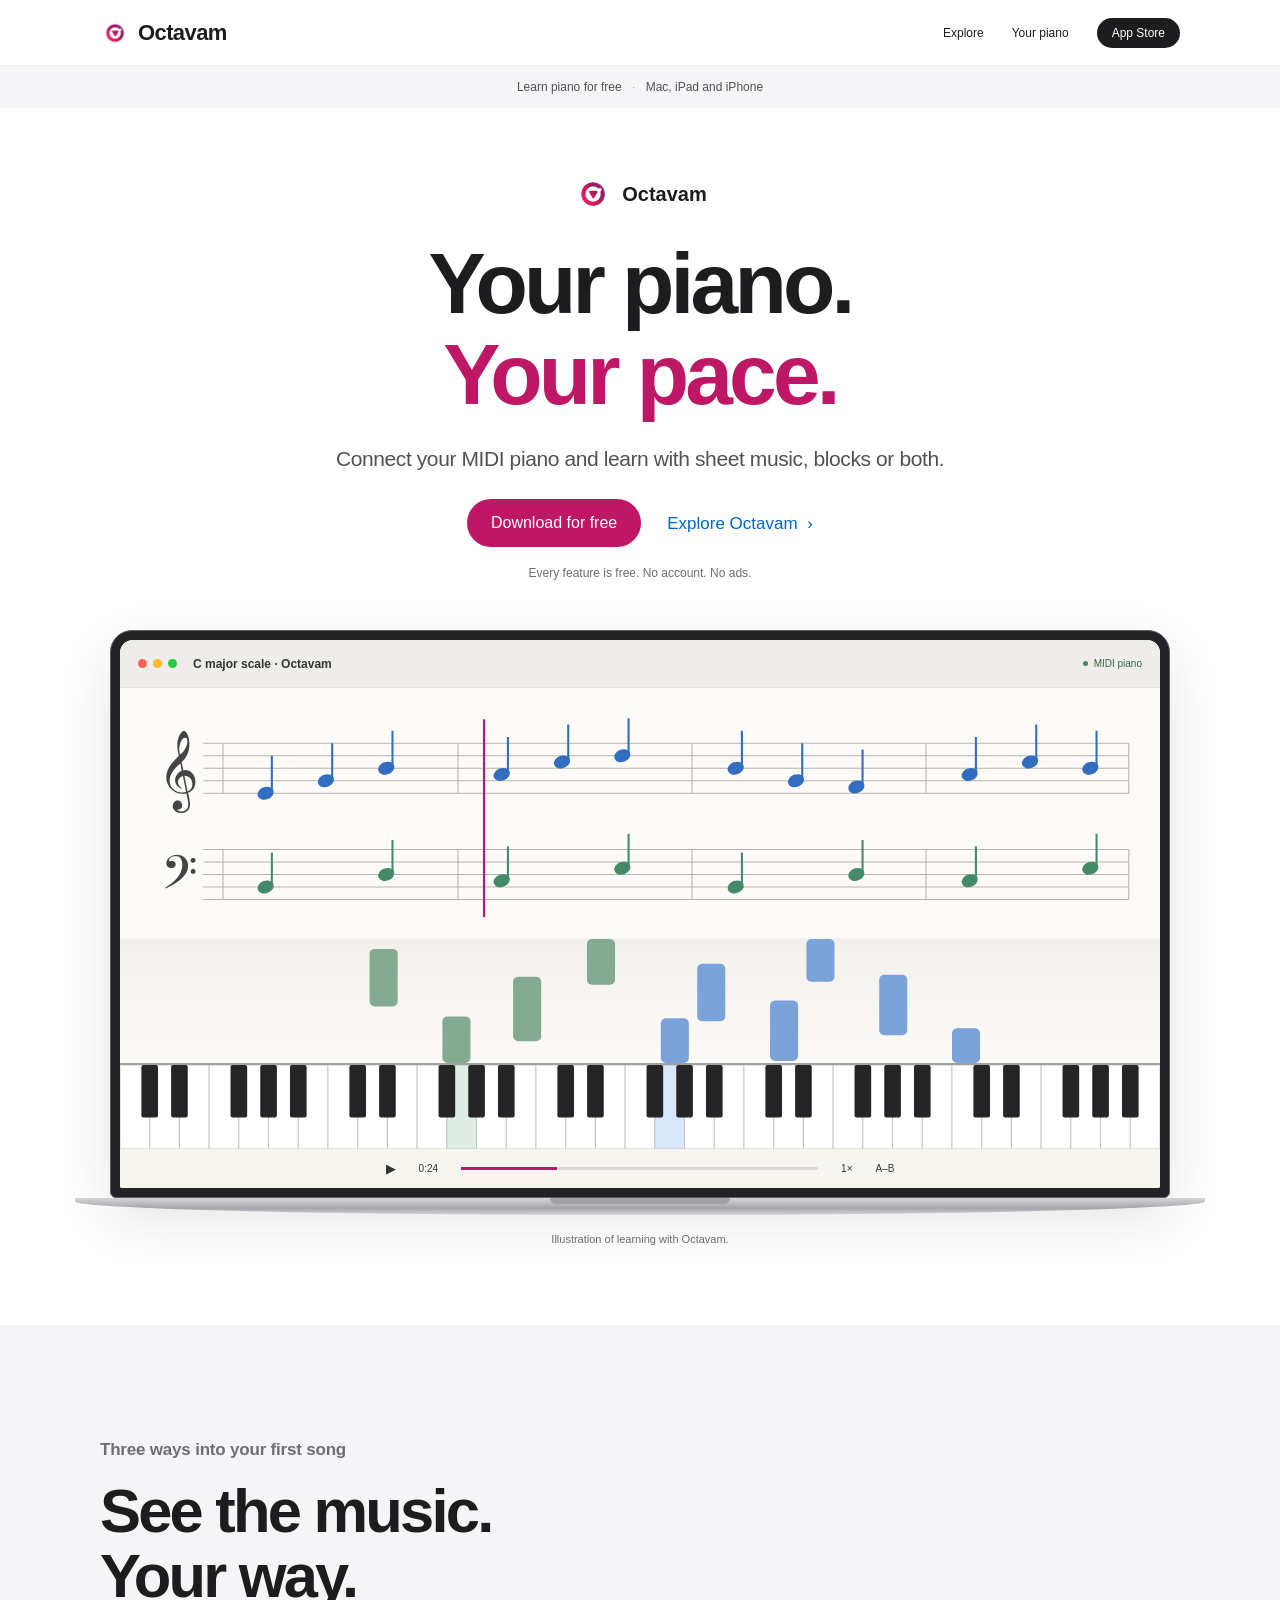
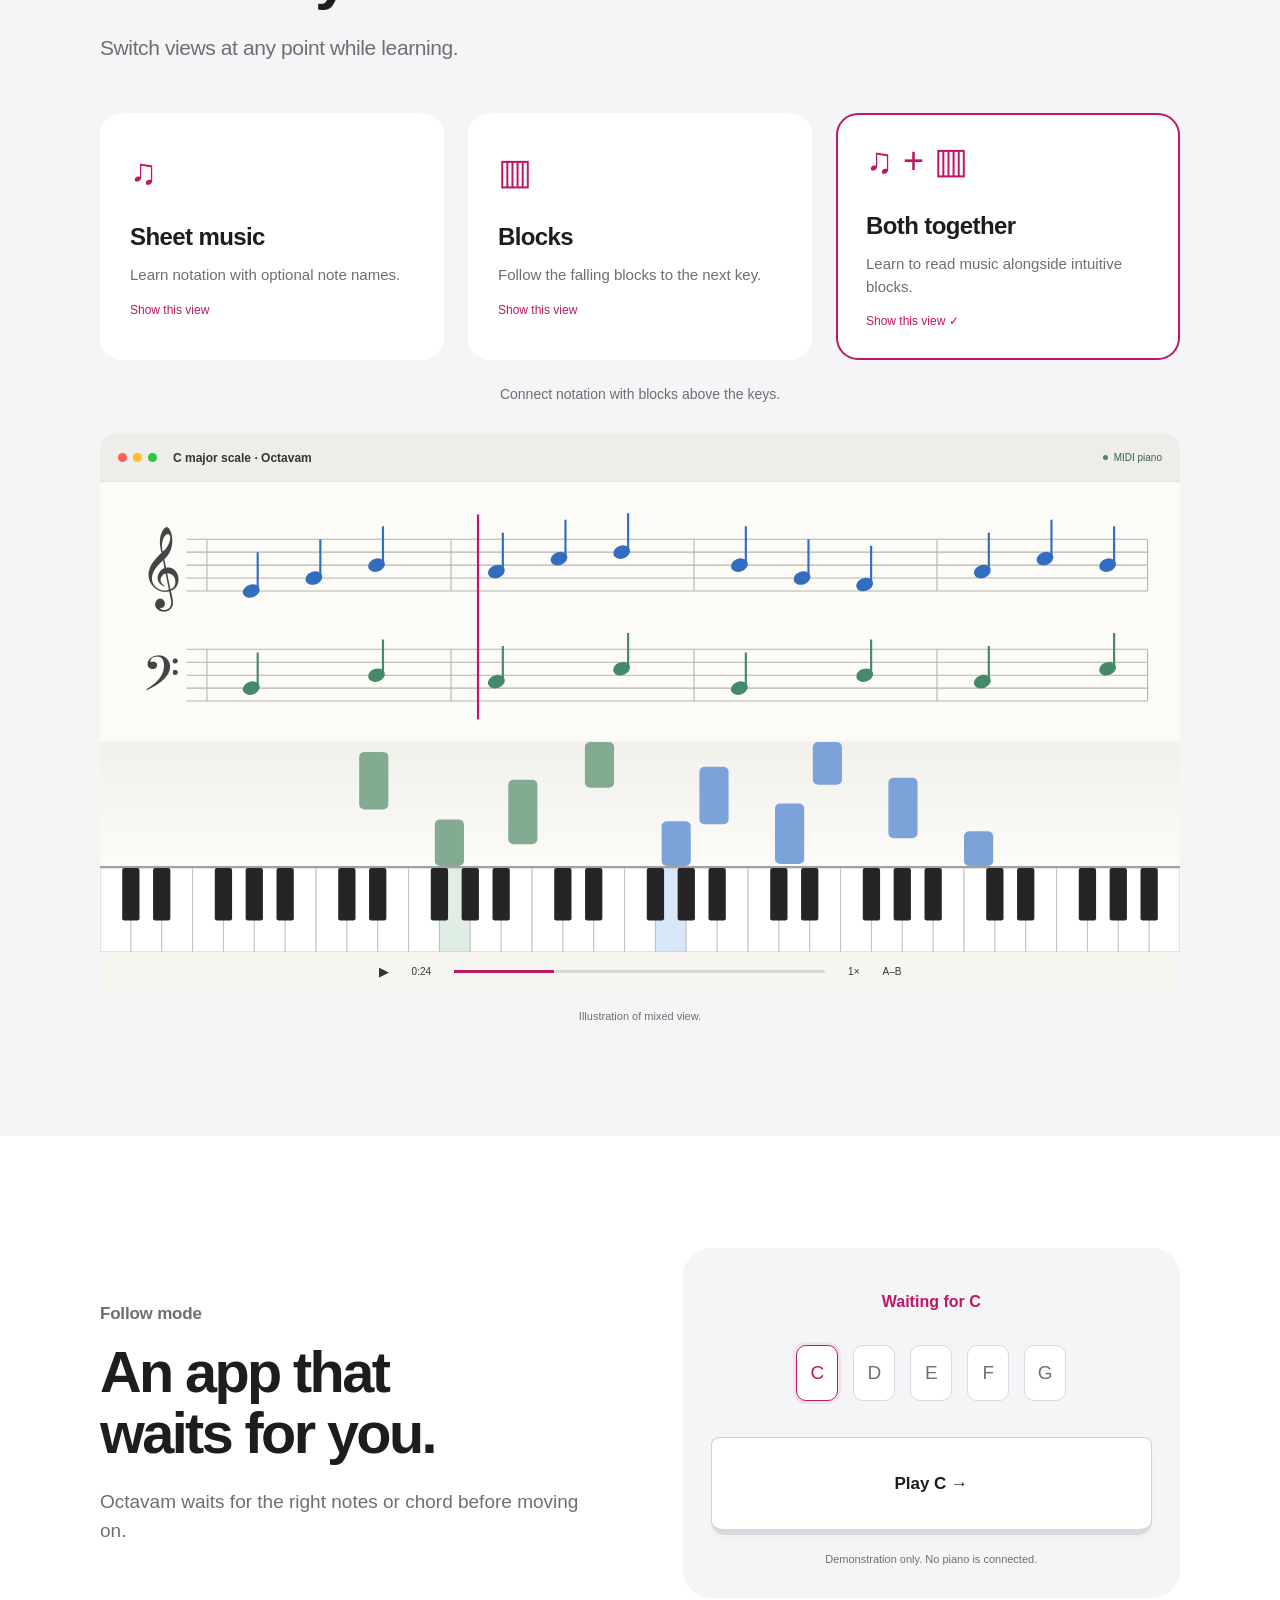
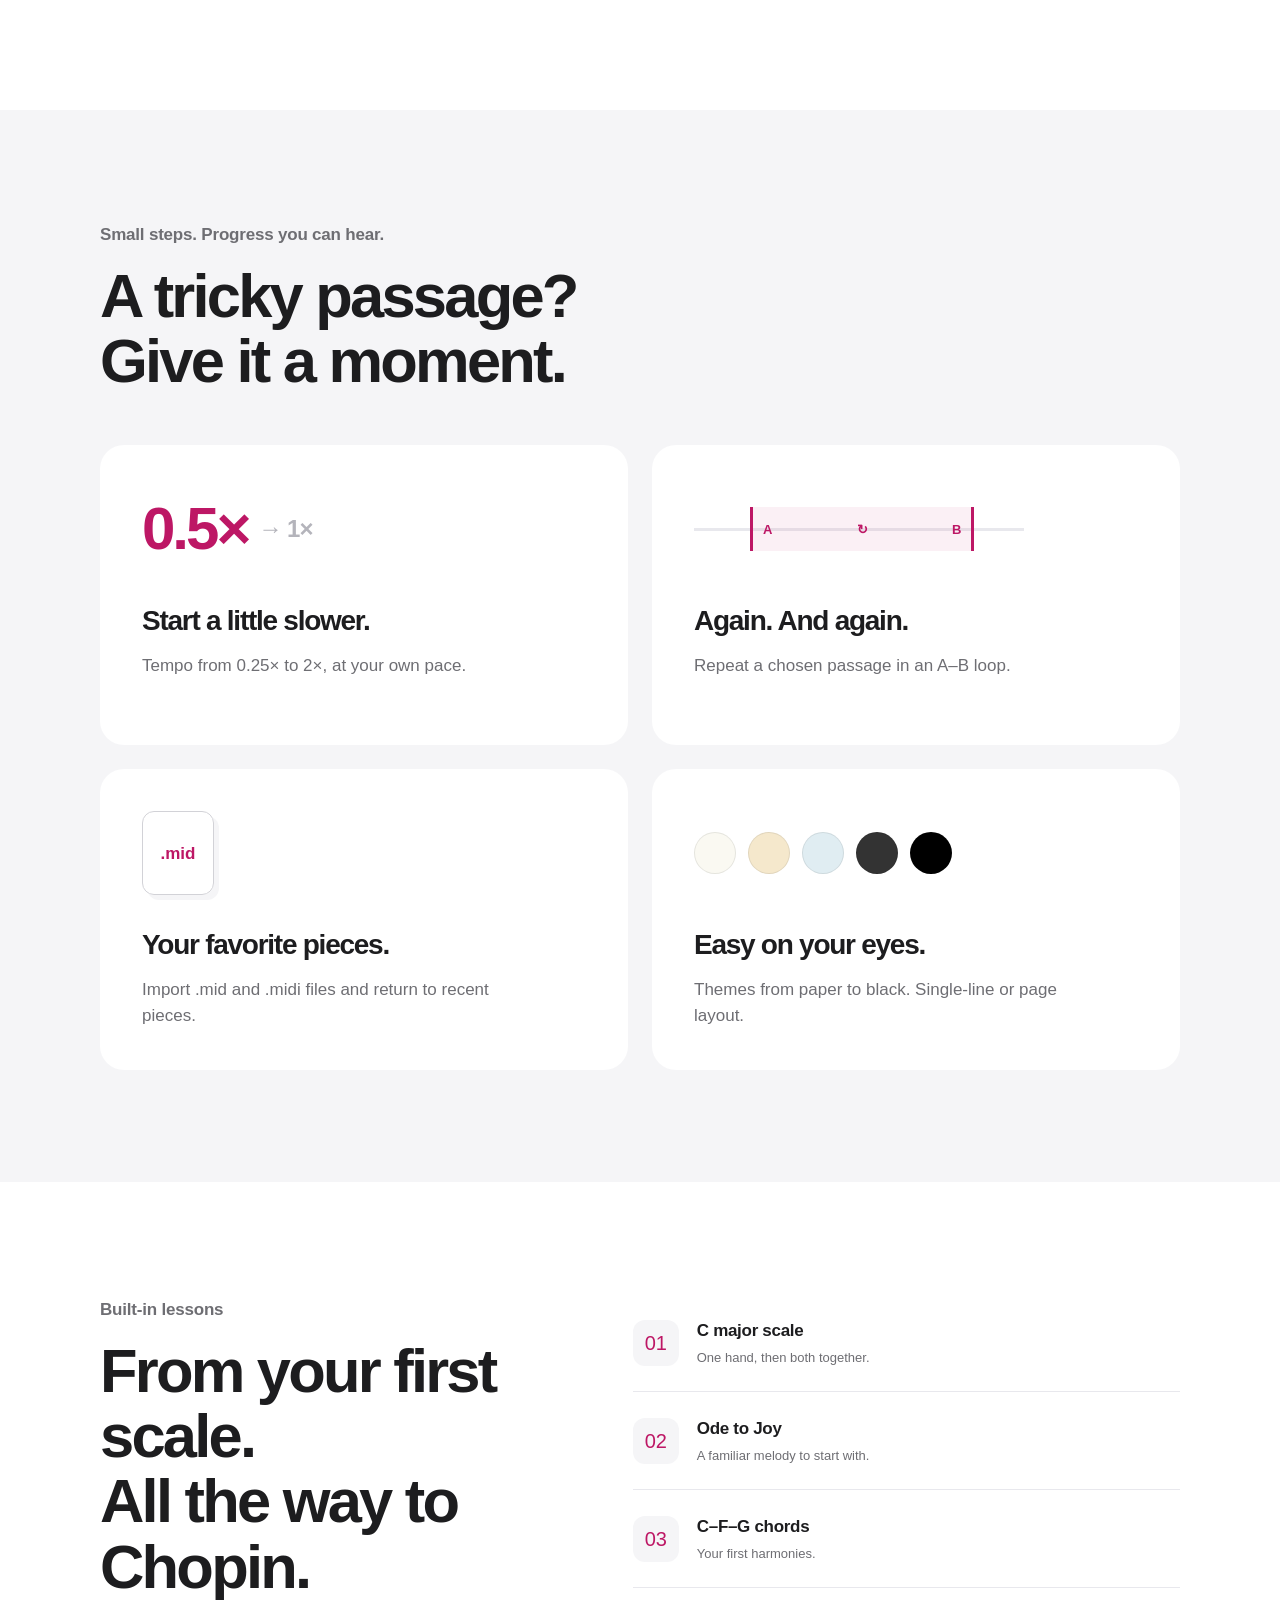
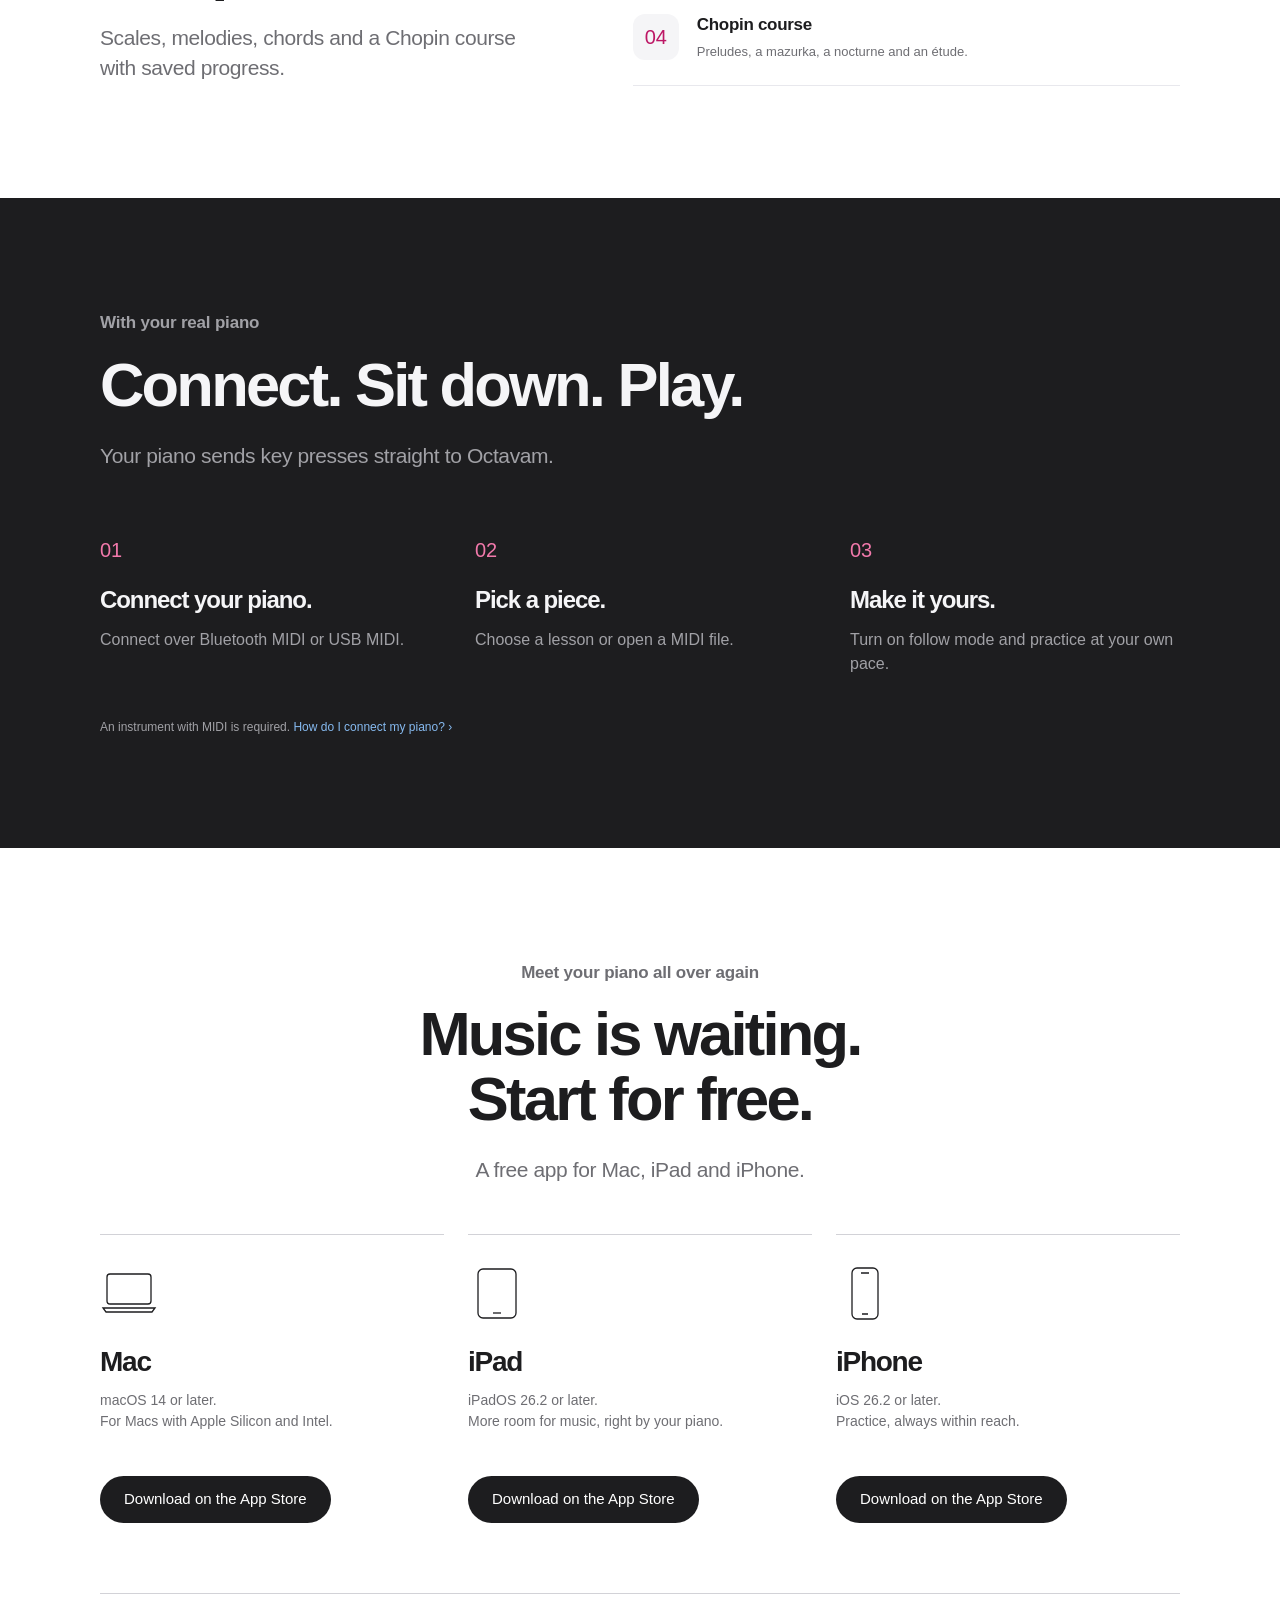
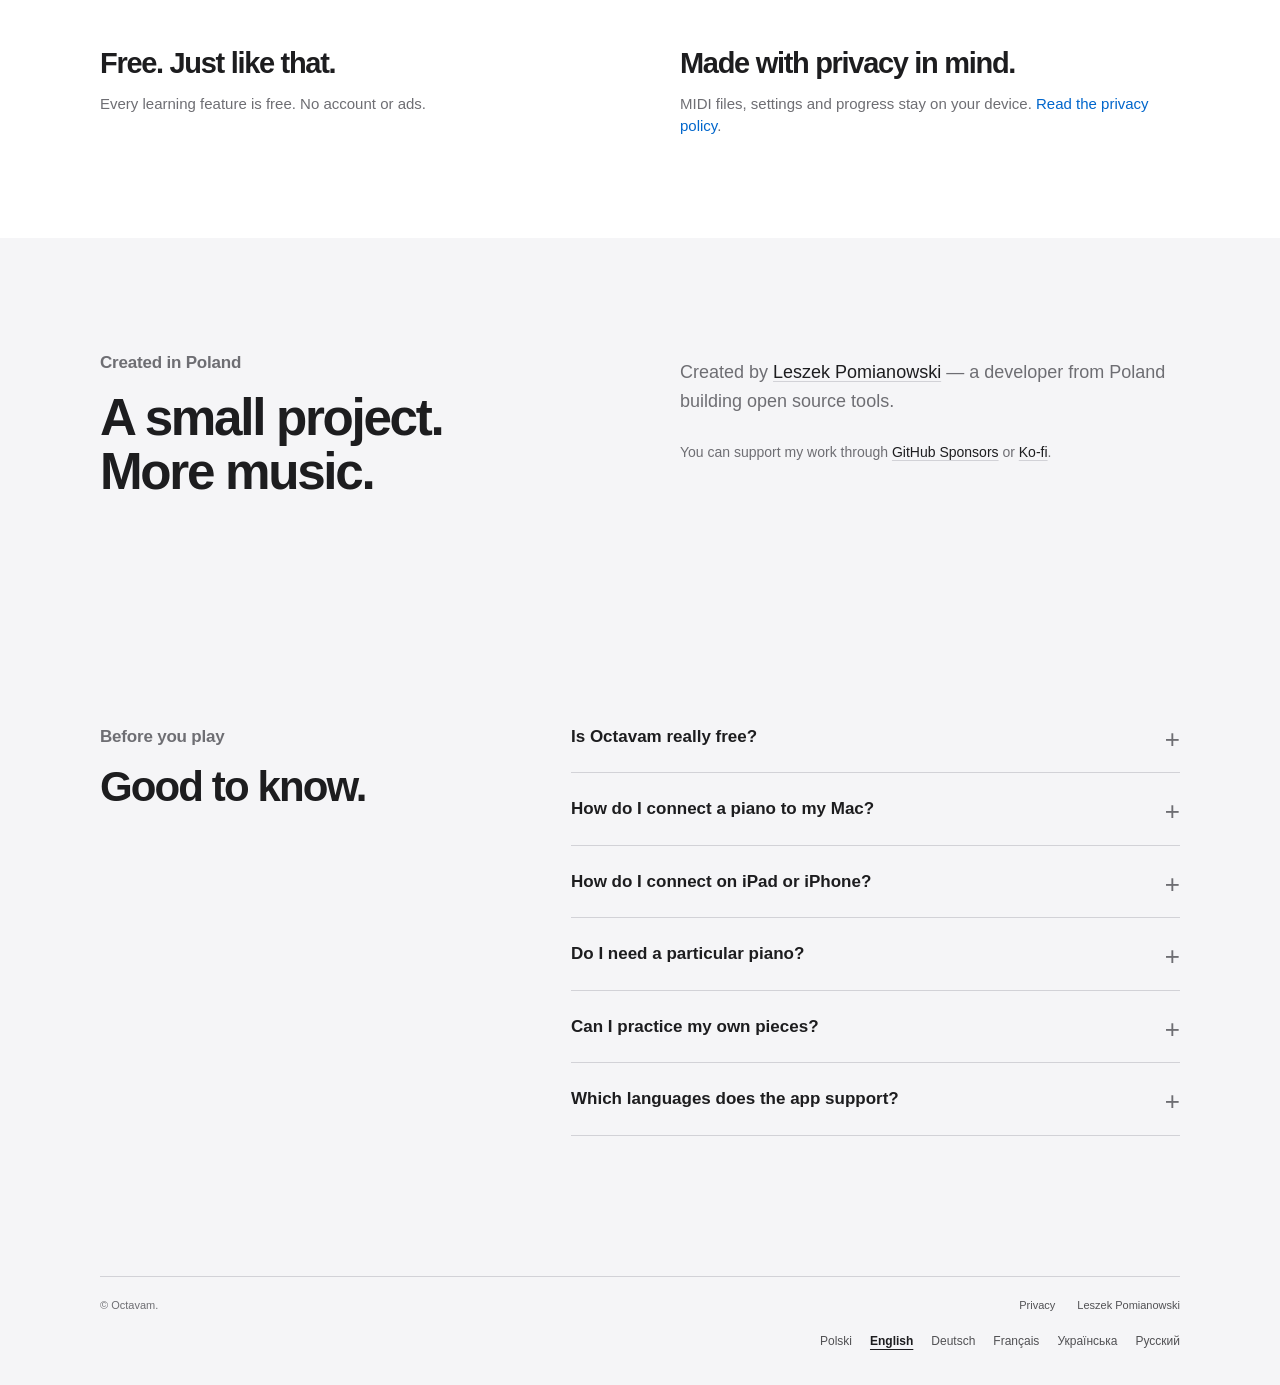
<file: en/index.html>
<!doctype html>
<html lang="en">
<head>
<meta charset="utf-8">
<meta name="viewport" content="width=device-width,initial-scale=1">
<title>Octavam — learn piano for free</title>
<meta name="description" content="Connect your MIDI piano and learn with sheet music, blocks or both. A free app for Mac, iPad and iPhone.">
<meta name="author" content="Leszek Pomianowski">
<meta name="robots" content="index, follow, max-image-preview:large">
<meta name="color-scheme" content="light">
<meta name="theme-color" content="#ffffff">
<link rel="canonical" href="https://octavam.com/en/">
<link rel="alternate" hreflang="pl" href="https://octavam.com/">
<link rel="alternate" hreflang="en" href="https://octavam.com/en/">
<link rel="alternate" hreflang="de" href="https://octavam.com/de/">
<link rel="alternate" hreflang="fr" href="https://octavam.com/fr/">
<link rel="alternate" hreflang="uk" href="https://octavam.com/uk/">
<link rel="alternate" hreflang="ru" href="https://octavam.com/ru/">
<link rel="alternate" hreflang="x-default" href="https://octavam.com/">
<link rel="icon" type="image/png" href="/assets/favicon.png">
<link rel="apple-touch-icon" href="/assets/apple-touch-icon.png">
<meta property="og:type" content="website">
<meta property="og:site_name" content="Octavam">
<meta property="og:title" content="Octavam — learn piano for free">
<meta property="og:description" content="Connect your MIDI piano and learn with sheet music, blocks or both. A free app for Mac, iPad and iPhone.">
<meta property="og:url" content="https://octavam.com/en/">
<meta property="og:image" content="https://octavam.com/assets/og-image.png">
<meta property="og:image:type" content="image/png">
<meta property="og:image:width" content="1200">
<meta property="og:image:height" content="630">
<meta property="og:image:alt" content="Octavam">
<meta property="og:locale" content="en_US">
<meta property="og:locale:alternate" content="pl_PL">
<meta property="og:locale:alternate" content="de_DE">
<meta property="og:locale:alternate" content="fr_FR">
<meta property="og:locale:alternate" content="uk_UA">
<meta property="og:locale:alternate" content="ru_RU">
<meta name="twitter:card" content="summary_large_image">
<meta name="twitter:title" content="Octavam — learn piano for free">
<meta name="twitter:description" content="Connect your MIDI piano and learn with sheet music, blocks or both. A free app for Mac, iPad and iPhone.">
<meta name="twitter:image" content="https://octavam.com/assets/og-image.png">
<meta name="twitter:image:alt" content="Octavam">
<link rel="stylesheet" href="/assets/style.css">
<script src="/assets/lang.js"></script>
<script src="/assets/site.js" defer></script>
<script type="application/ld+json">{"@context":"https://schema.org","@graph":[{"@type":"WebSite","@id":"https://octavam.com/#website","name":"Octavam","url":"https://octavam.com/","inLanguage":["pl","en","de","fr","uk","ru"],"publisher":{"@id":"https://octavam.com/#creator"}},{"@type":"WebPage","@id":"https://octavam.com/en/#webpage","url":"https://octavam.com/en/","name":"Octavam — learn piano for free","description":"Connect your MIDI piano and learn with sheet music, blocks or both. A free app for Mac, iPad and iPhone.","inLanguage":"en","isPartOf":{"@id":"https://octavam.com/#website"},"about":{"@id":"https://octavam.com/#app"},"mainEntity":{"@id":"https://octavam.com/#app"}},{"@type":"Person","@id":"https://octavam.com/#creator","name":"Leszek Pomianowski","url":"https://lepo.co/","sameAs":["https://github.com/pomianowski"]},{"@type":"SoftwareApplication","@id":"https://octavam.com/#app","name":"Octavam","url":"https://octavam.com/","applicationCategory":"MusicApplication","operatingSystem":"macOS 14+, iPadOS 26.2+, iOS 26.2+","description":"Connect your MIDI piano and learn with sheet music, blocks or both. A free app for Mac, iPad and iPhone.","image":"https://octavam.com/assets/og-image.png","inLanguage":["en","pl","ru","uk","de","fr"],"isAccessibleForFree":true,"offers":{"@type":"Offer","price":"0","priceCurrency":"USD"},"creator":{"@id":"https://octavam.com/#creator"},"countryOfOrigin":{"@type":"Country","name":"Poland"}}]}</script>
</head>
<body>
<a class="skip" href="#main">Skip to content</a>
<header class="nav"><div class="nav-inner">
  <a class="brand" href="/en/"><img src="/assets/favicon.png" alt="" width="30" height="30">Octavam</a>
  <nav aria-label="Main navigation"><a class="hide-s" href="#features">Explore</a><a class="hide-s" href="#connect">Your piano</a><a class="nav-download" data-app-store href="https://apps.apple.com/">App Store</a></nav>
</div></header>
<main id="main">
<div class="availability">Learn piano for free <span>·</span> Mac, iPad and iPhone</div>
<section class="hero" aria-labelledby="hero-heading">
  <div class="wrap">
    <p class="product-name"><img src="/assets/logo.png" alt="" width="40" height="40">Octavam</p>
    <h1 id="hero-heading">Your piano.<br><span>Your pace.</span></h1>
    <p class="lead">Connect your MIDI piano and learn with sheet music, blocks or both.</p>
    <div class="btns"><a class="btn primary" data-app-store href="https://apps.apple.com/">Download for free</a><a class="text-link" href="#features">Explore Octavam <span aria-hidden="true">›</span></a></div>
    <p class="hero-note">Every feature is free. No account. No ads.</p>
  </div>
  <figure class="device-stage"><div class="device-frame"><div class="practice-preview" data-mode="mixed">
      <div class="preview-toolbar" aria-hidden="true"><span class="window-dots"><i></i><i></i><i></i></span><span class="preview-title">C major scale · Octavam</span><span class="preview-connected">MIDI piano</span></div>
      <img id="hero-score" class="score-art" src="/assets/score.svg" width="1000" height="240" alt="Illustration of sheet music, blocks and a keyboard.">
      <img id="hero-blocks" class="blocks-art" src="/assets/blocks.svg" width="1000" height="125" alt="">
      <img class="keyboard-art" src="/assets/keyboard.svg" width="1000" height="85" alt="">
      <div class="preview-transport" aria-hidden="true"><span class="transport-play">▶</span><span>0:24</span><span class="transport-track"><i></i></span><span>1×</span><span>A–B</span></div>
    </div></div><div class="device-base" aria-hidden="true"></div><figcaption class="preview-caption">Illustration of learning with Octavam.</figcaption></figure>
</section>
<section id="features" class="section modes-section" aria-labelledby="modes-heading"><div class="wrap">
  <p class="eyebrow">Three ways into your first song</p><h2 id="modes-heading">See the music.<br>Your way.</h2><p class="section-intro">Switch views at any point while learning.</p>
  <div class="mode-options" role="group" aria-label="Choose a demonstration view"><button type="button" class="mode-option" data-mode="notation" aria-pressed="false" aria-controls="mode-preview" data-description="Read sheet music with optional note names." data-caption="Illustration of sheet music view."><span class="mode-symbol" aria-hidden="true">♫</span><strong>Sheet music</strong><span class="mode-copy">Learn notation with optional note names.</span><span class="mode-action">Show this view</span></button><button type="button" class="mode-option" data-mode="blocks" aria-pressed="false" aria-controls="mode-preview" data-description="See the order and duration of notes." data-caption="Illustration of falling blocks view."><span class="mode-symbol" aria-hidden="true">▥</span><strong>Blocks</strong><span class="mode-copy">Follow the falling blocks to the next key.</span><span class="mode-action">Show this view</span></button><button type="button" class="mode-option" data-mode="mixed" aria-pressed="true" aria-controls="mode-preview" data-description="Connect notation with blocks above the keys." data-caption="Illustration of mixed view."><span class="mode-symbol" aria-hidden="true">♫ + ▥</span><strong>Both together</strong><span class="mode-copy">Learn to read music alongside intuitive blocks.</span><span class="mode-action">Show this view</span></button></div>
  <p id="mode-description" class="mode-description" aria-live="polite">Connect notation with blocks above the keys.</p>
  <div class="practice-preview" id="mode-preview" data-mode="mixed">
      <div class="preview-toolbar" aria-hidden="true"><span class="window-dots"><i></i><i></i><i></i></span><span class="preview-title">C major scale · Octavam</span><span class="preview-connected">MIDI piano</span></div>
      <img id="preview-score" class="score-art" src="/assets/score.svg" width="1000" height="240" alt="Illustration of sheet music, blocks and a keyboard." loading="lazy" decoding="async">
      <img id="preview-blocks" class="blocks-art" src="/assets/blocks.svg" width="1000" height="125" alt="" loading="lazy" decoding="async">
      <img class="keyboard-art" src="/assets/keyboard.svg" width="1000" height="85" alt="">
      <div class="preview-transport" aria-hidden="true"><span class="transport-play">▶</span><span>0:24</span><span class="transport-track"><i></i></span><span>1×</span><span>A–B</span></div>
    </div>
  <p id="preview-caption" class="preview-caption center">Illustration of mixed view.</p>
</div></section>
<section class="section" aria-labelledby="follow-heading"><div class="wrap follow-layout">
  <div class="follow-copy"><p class="eyebrow">Follow mode</p><h2 id="follow-heading">An app that<br>waits for you.</h2><p>Octavam waits for the right notes or chord before moving on.</p></div>
  <div class="follow-demo"><p id="follow-status" class="follow-status" aria-live="polite" data-waiting="Waiting for {note}" data-done="Five notes. At your own pace.">Waiting for C</p><div class="follow-track" aria-hidden="true"><span class="is-current">C</span><span>D</span><span>E</span><span>F</span><span>G</span></div><div class="follow-controls"><button id="follow-key" class="follow-key" type="button" data-press="Play {note} →" data-done="Complete ✓">Play C →</button><button id="restart-demo" class="restart-demo" type="button">Try again</button><p class="demo-note">Demonstration only. No piano is connected.</p></div><p class="follow-fallback">The app waits for the right note before moving on.</p></div>
</div></section>
<section class="section features-section" aria-labelledby="practice-heading"><div class="wrap">
  <p class="eyebrow">Small steps. Progress you can hear.</p><h2 id="practice-heading">A tricky passage?<br>Give it a moment.</h2><div class="feature-grid"><article class="feature"><div class="feature-visual tempo-visual" aria-hidden="true">0.5× <span>→ 1×</span></div><h3>Start a little slower.</h3><p>Tempo from 0.25× to 2×, at your own pace.</p></article><article class="feature"><div class="feature-visual loop-visual" aria-hidden="true"><div class="loop-range"><span>A</span><span>↻</span><span>B</span></div></div><h3>Again. And again.</h3><p>Repeat a chosen passage in an A–B loop.</p></article><article class="feature"><div class="feature-visual" aria-hidden="true"><div class="file-visual">.mid</div></div><h3>Your favorite pieces.</h3><p>Import .mid and .midi files and return to recent pieces.</p></article><article class="feature"><div class="feature-visual swatches" aria-hidden="true"><i></i><i></i><i></i><i></i><i></i></div><h3>Easy on your eyes.</h3><p>Themes from paper to black. Single-line or page layout.</p></article></div>
</div></section>
<section class="section" aria-labelledby="lessons-heading"><div class="wrap lessons">
  <div><p class="eyebrow">Built-in lessons</p><h2 id="lessons-heading">From your first scale.<br>All the way to Chopin.</h2><p class="section-intro">Scales, melodies, chords and a Chopin course with saved progress.</p></div><ol class="lesson-list"><li><span class="lesson-number" aria-hidden="true">01</span><div><strong>C major scale</strong><small>One hand, then both together.</small></div></li><li><span class="lesson-number" aria-hidden="true">02</span><div><strong>Ode to Joy</strong><small>A familiar melody to start with.</small></div></li><li><span class="lesson-number" aria-hidden="true">03</span><div><strong>C–F–G chords</strong><small>Your first harmonies.</small></div></li><li><span class="lesson-number" aria-hidden="true">04</span><div><strong>Chopin course</strong><small>Preludes, a mazurka, a nocturne and an étude.</small></div></li></ol>
</div></section>
<section id="connect" class="section connection-section" aria-labelledby="connect-heading"><div class="wrap">
  <p class="eyebrow">With your real piano</p><h2 id="connect-heading">Connect. Sit down. Play.</h2><p class="section-intro">Your piano sends key presses straight to Octavam.</p><ol class="connection-steps"><li><span class="step-num" aria-hidden="true">01</span><h3>Connect your piano.</h3><p>Connect over Bluetooth MIDI or USB MIDI.</p></li><li><span class="step-num" aria-hidden="true">02</span><h3>Pick a piece.</h3><p>Choose a lesson or open a MIDI file.</p></li><li><span class="step-num" aria-hidden="true">03</span><h3>Make it yours.</h3><p>Turn on follow mode and practice at your own pace.</p></li></ol><p class="connection-footnote">An instrument with MIDI is required. <a href="#pairing">How do I connect my piano? <span aria-hidden="true">›</span></a></p>
</div></section>
<section id="download" class="section download-section" aria-labelledby="download-heading"><div class="wrap center">
  <p class="eyebrow">Meet your piano all over again</p><h2 id="download-heading">Music is waiting.<br>Start for free.</h2><p class="section-intro">A free app for Mac, iPad and iPhone.</p><div class="download-grid"><article class="download-card"><svg class="platform-icon" viewBox="0 0 58 58" aria-hidden="true"><rect x="7" y="9" width="44" height="30" rx="3"/><path d="M3 43h52l-3 4H6z"/></svg><h3>Mac</h3><p>macOS 14 or later.<br>For Macs with Apple Silicon and Intel.</p><a class="btn" data-app-store href="https://apps.apple.com/">Download on the App Store</a></article><article class="download-card"><svg class="platform-icon" viewBox="0 0 58 58" aria-hidden="true"><rect x="10" y="4" width="38" height="49" rx="5"/><path d="M25 48h8"/></svg><h3>iPad</h3><p>iPadOS 26.2 or later.<br>More room for music, right by your piano.</p><a class="btn" data-app-store href="https://apps.apple.com/">Download on the App Store</a></article><article class="download-card"><svg class="platform-icon" viewBox="0 0 58 58" aria-hidden="true"><rect x="16" y="3" width="26" height="51" rx="5"/><path d="M25 8h8M26 49h6"/></svg><h3>iPhone</h3><p>iOS 26.2 or later.<br>Practice, always within reach.</p><a class="btn" data-app-store href="https://apps.apple.com/">Download on the App Store</a></article></div>
  <div class="free-note"><div><h3>Free. Just like that.</h3><p>Every learning feature is free. No account or ads.</p></div><div><h3>Made with privacy in mind.</h3><p>MIDI files, settings and progress stay on your device. <a href="/en/privacy.html">Read the privacy policy</a>.</p></div></div>
</div></section>
<section id="about" class="section about-section" aria-labelledby="about-heading"><div class="wrap about-layout">
  <div><p class="eyebrow">Created in Poland</p><h2 id="about-heading">A small project.<br>More music.</h2></div>
  <div class="about-copy"><p>Created by <a href="https://lepo.co/" rel="author">Leszek Pomianowski</a> — a developer from Poland building open source tools.</p>
  <p class="support-note">You can support my work through <a href="https://github.com/sponsors/pomianowski">GitHub Sponsors</a> or <a href="https://ko-fi.com/pomian">Ko-fi</a>.</p></div>
</div></section>
<section id="faq" class="section faq-section" aria-labelledby="faq-heading"><div class="wrap faq-layout">
  <div><p class="eyebrow">Before you play</p><h2 id="faq-heading">Good to know.</h2></div><div><details><summary>Is Octavam really free?</summary><p>Yes, every learning feature is free. Supporting the creator is optional.</p></details><details id="pairing"><summary>How do I connect a piano to my Mac?</summary><ol><li>Enable Bluetooth MIDI on your piano.</li><li>On Mac, open Audio MIDI Setup → Window → Show MIDI Studio.</li><li>Click the Bluetooth icon and connect your instrument.</li><li>Select your piano in Octavam’s device panel.</li></ol></details><details><summary>How do I connect on iPad or iPhone?</summary><p>Choose “Connect Bluetooth MIDI device” in the device panel. USB MIDI needs a suitable cable.</p></details><details><summary>Do I need a particular piano?</summary><p>Bluetooth MIDI or USB MIDI is enough. Bluetooth audio alone and microphone input are not supported.</p></details><details><summary>Can I practice my own pieces?</summary><p>Yes, open a .mid or .midi file. On Mac: ⇧⌘O.</p></details><details><summary>Which languages does the app support?</summary><p>Polish, English, German, French, Ukrainian and Russian.</p></details></div>
</div></section>
</main>
<footer><div class="wrap"><div class="footer-inner"><p>© Octavam.</p><div class="footer-links"><a href="/en/privacy.html">Privacy</a><a href="https://lepo.co/" rel="author">Leszek Pomianowski</a></div></div><nav class="footer-languages" aria-label="Choose language"><a class="language-link" href="/?lang=pl" hreflang="pl" lang="pl">Polski</a><a class="language-link" href="/en/?lang=en" hreflang="en" lang="en" aria-current="page">English</a><a class="language-link" href="/de/?lang=de" hreflang="de" lang="de">Deutsch</a><a class="language-link" href="/fr/?lang=fr" hreflang="fr" lang="fr">Français</a><a class="language-link" href="/uk/?lang=uk" hreflang="uk" lang="uk">Українська</a><a class="language-link" href="/ru/?lang=ru" hreflang="ru" lang="ru">Русский</a></nav></div></footer>
</body>
</html>
</file>
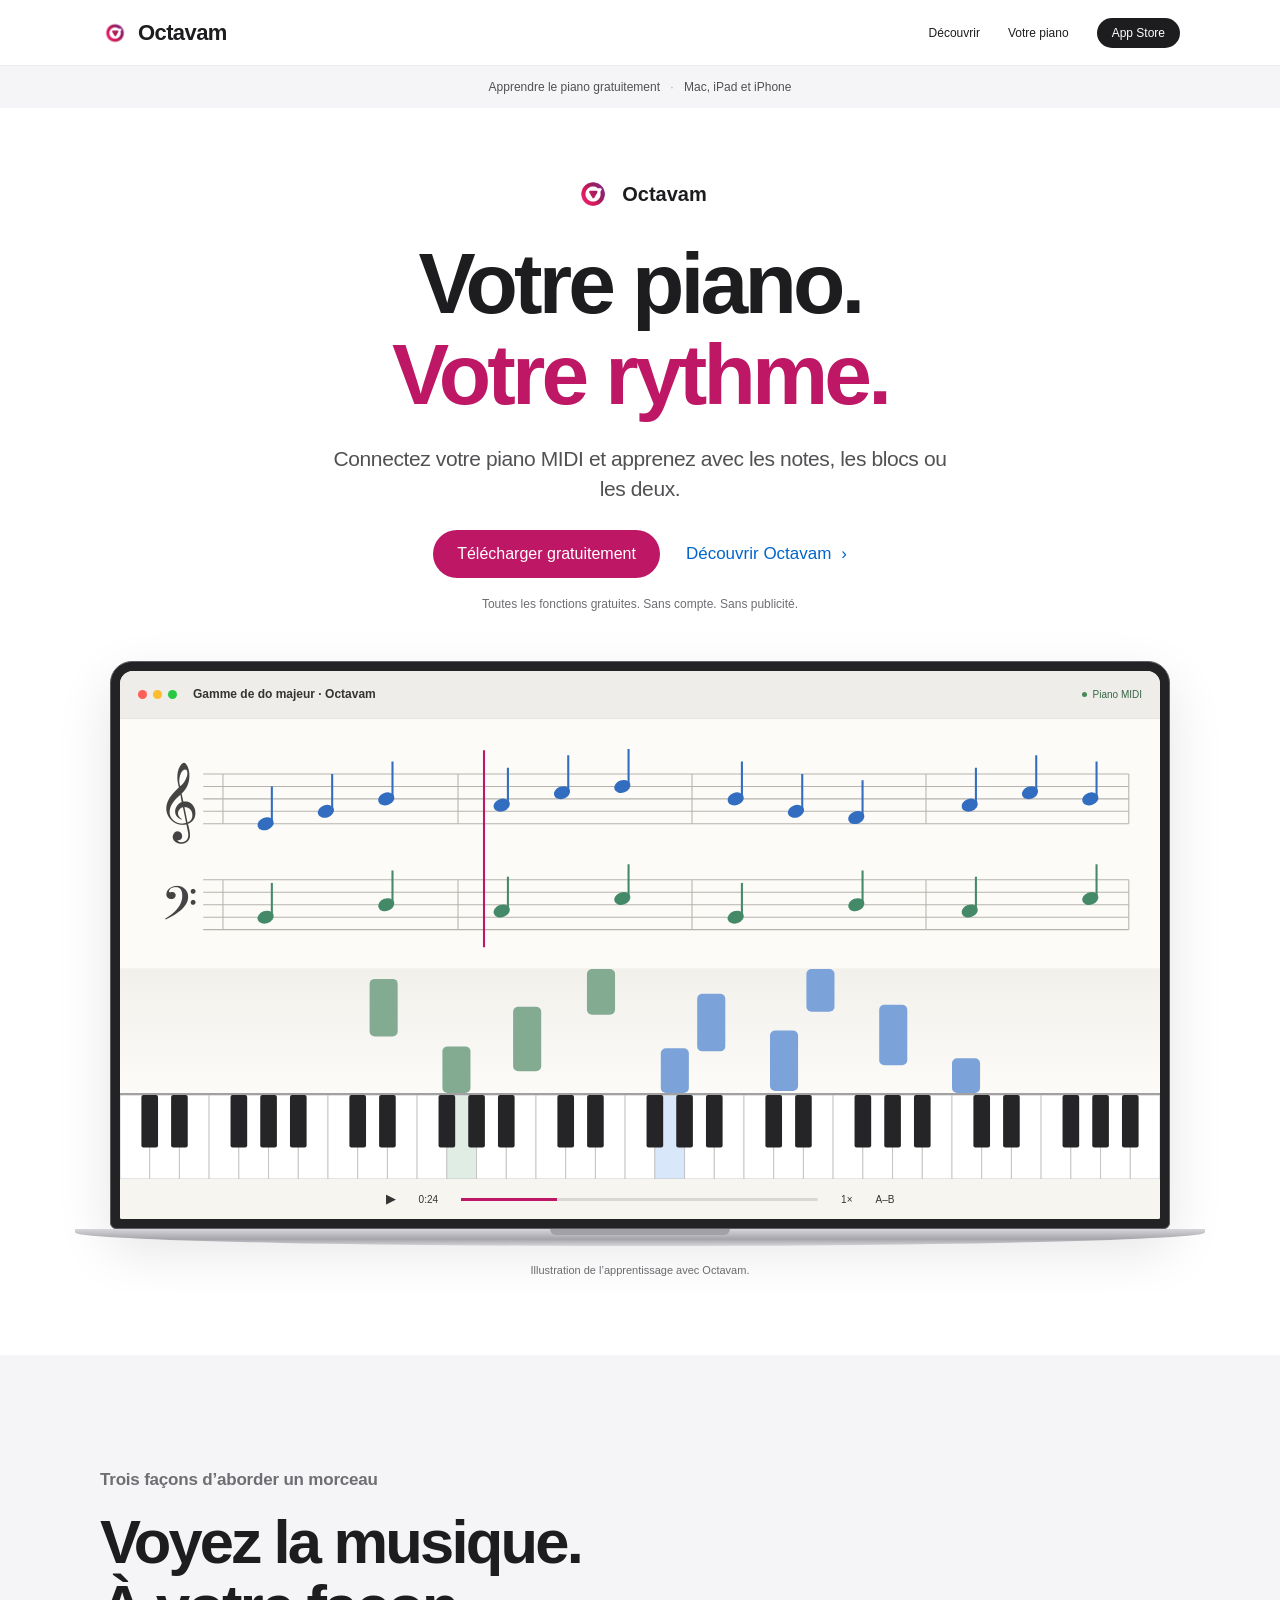
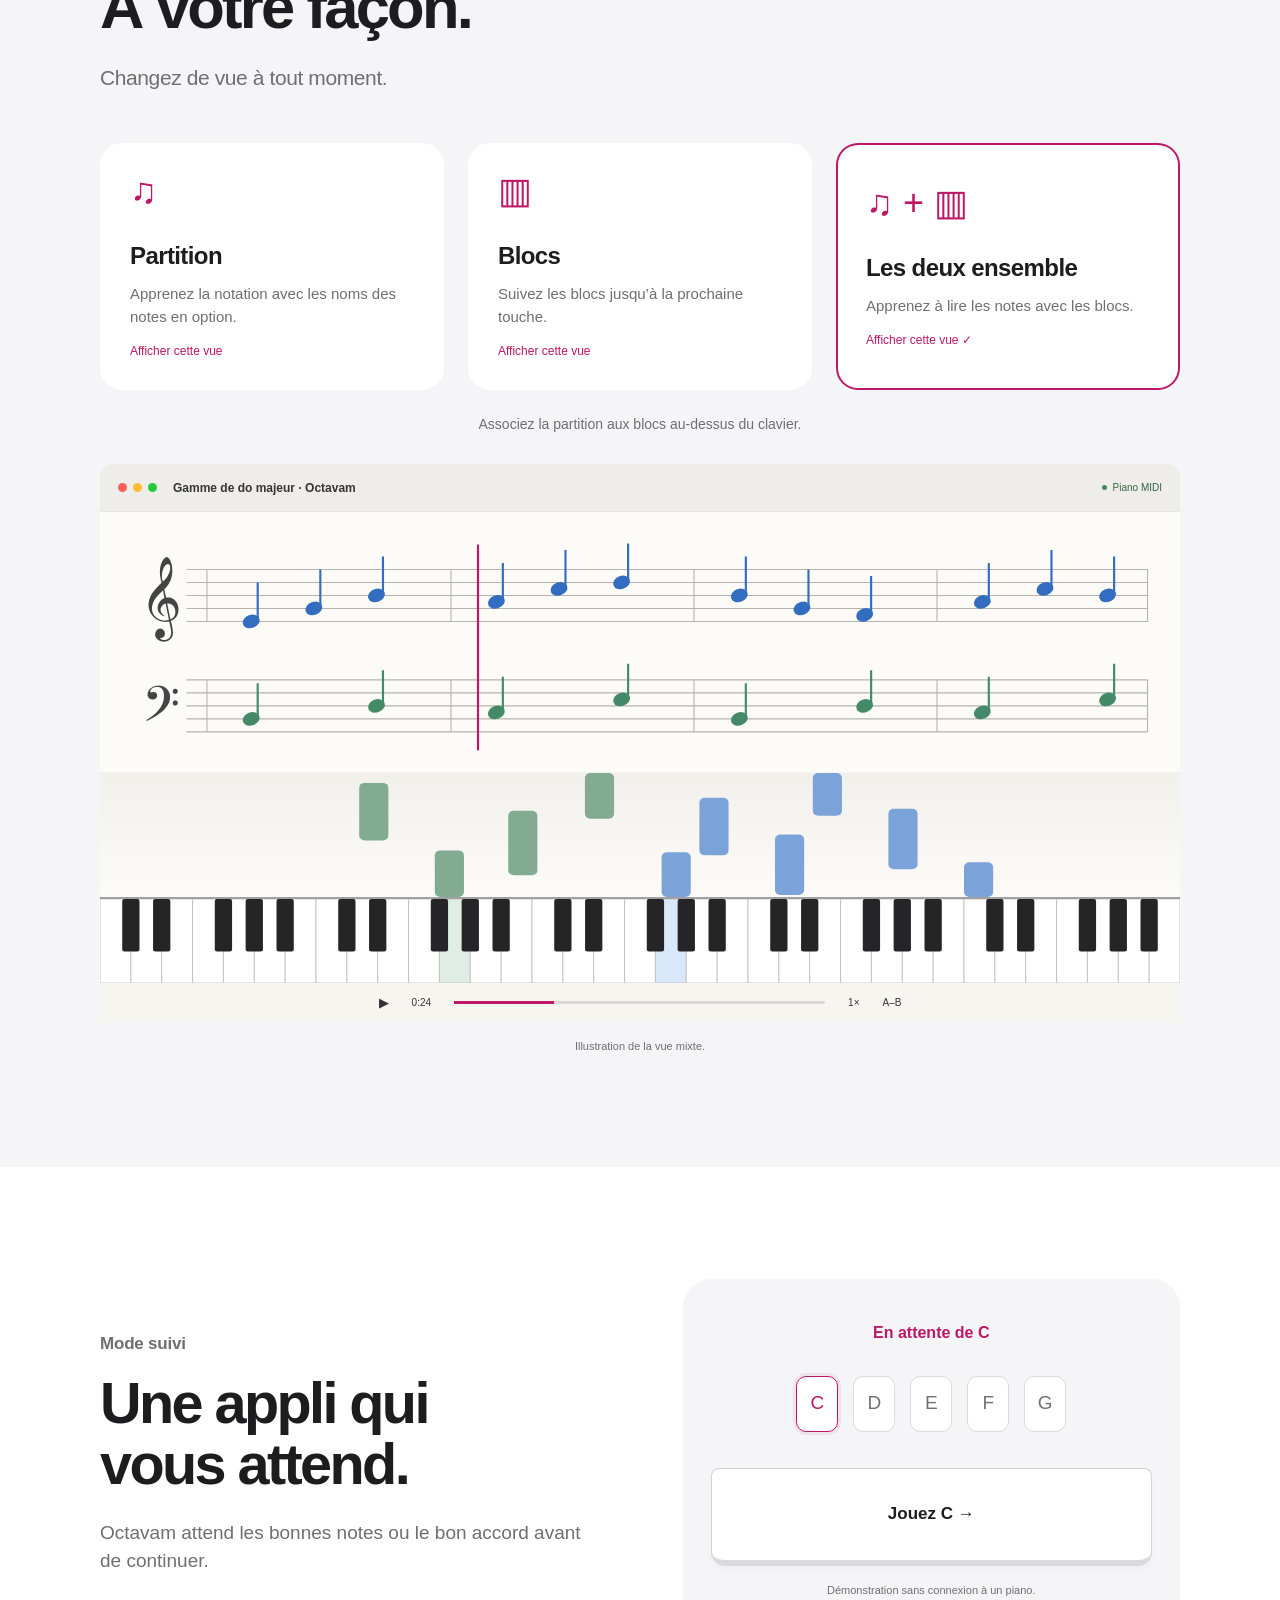
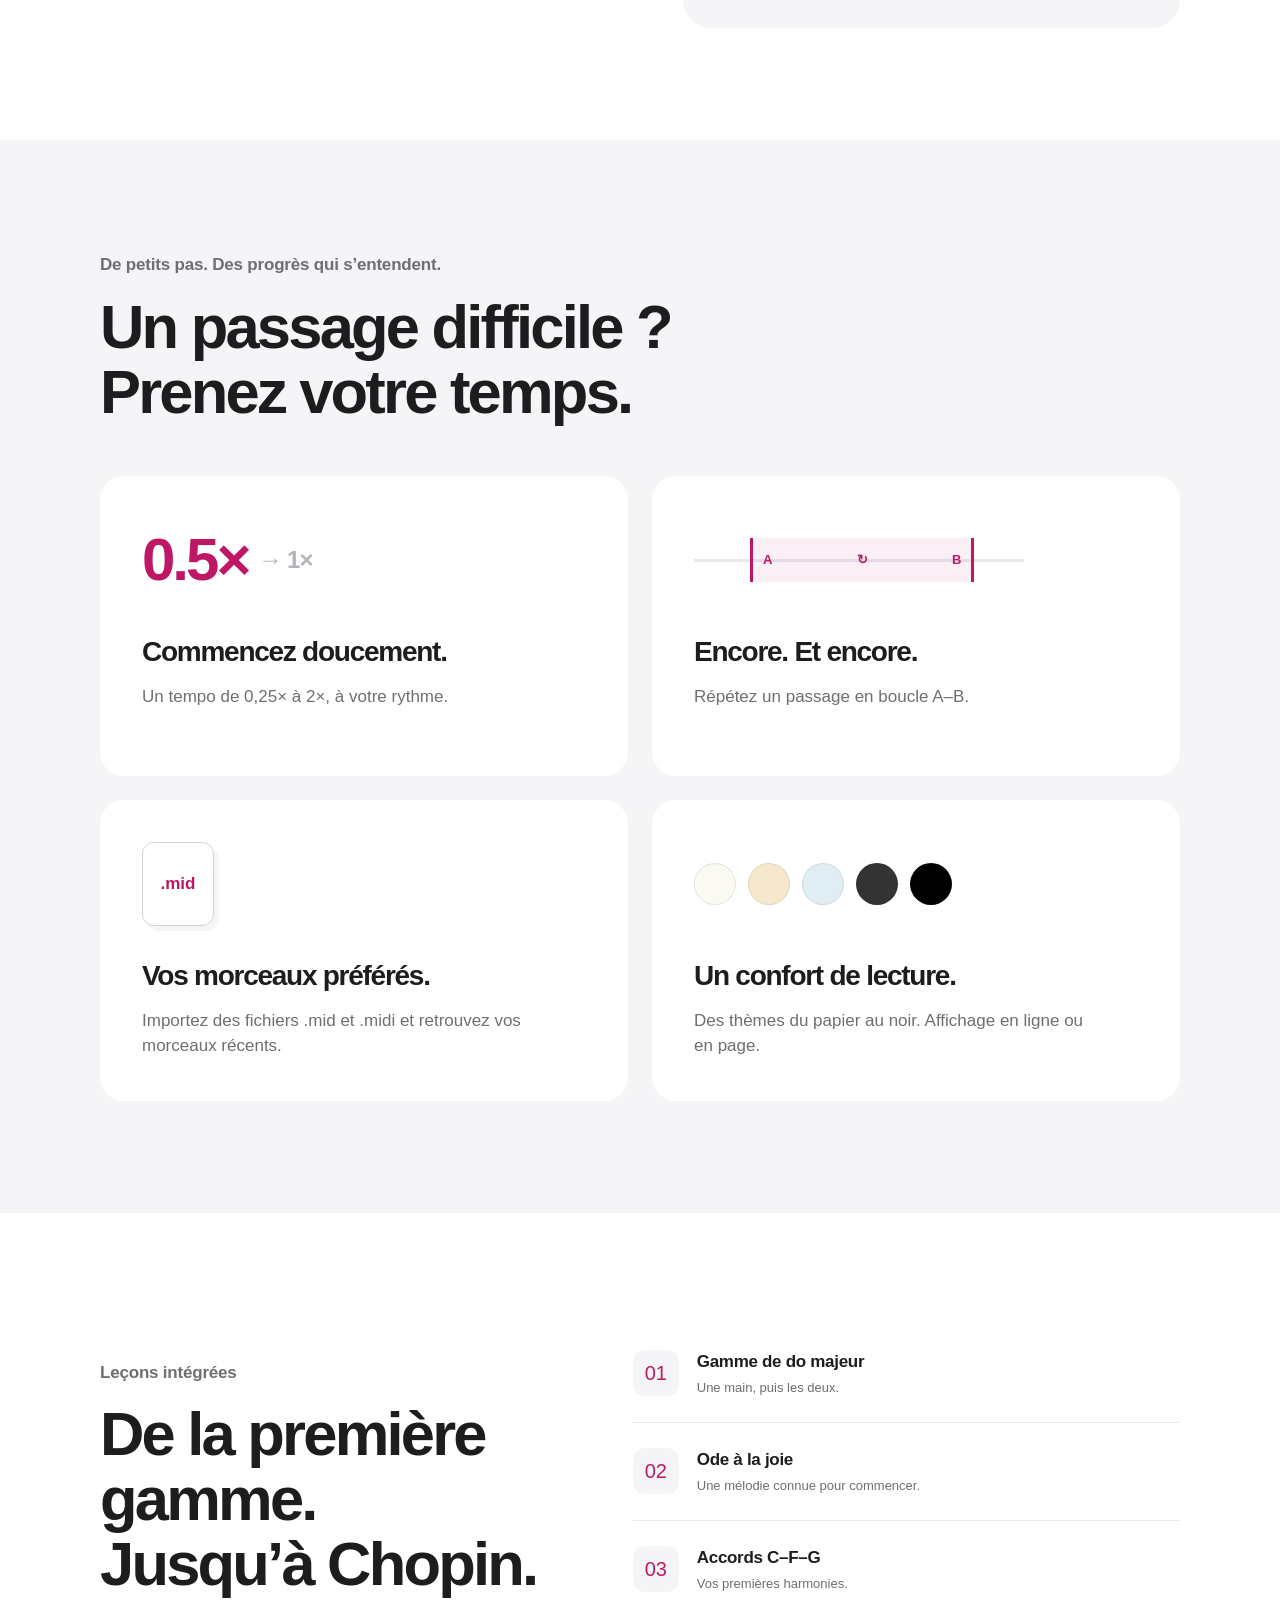
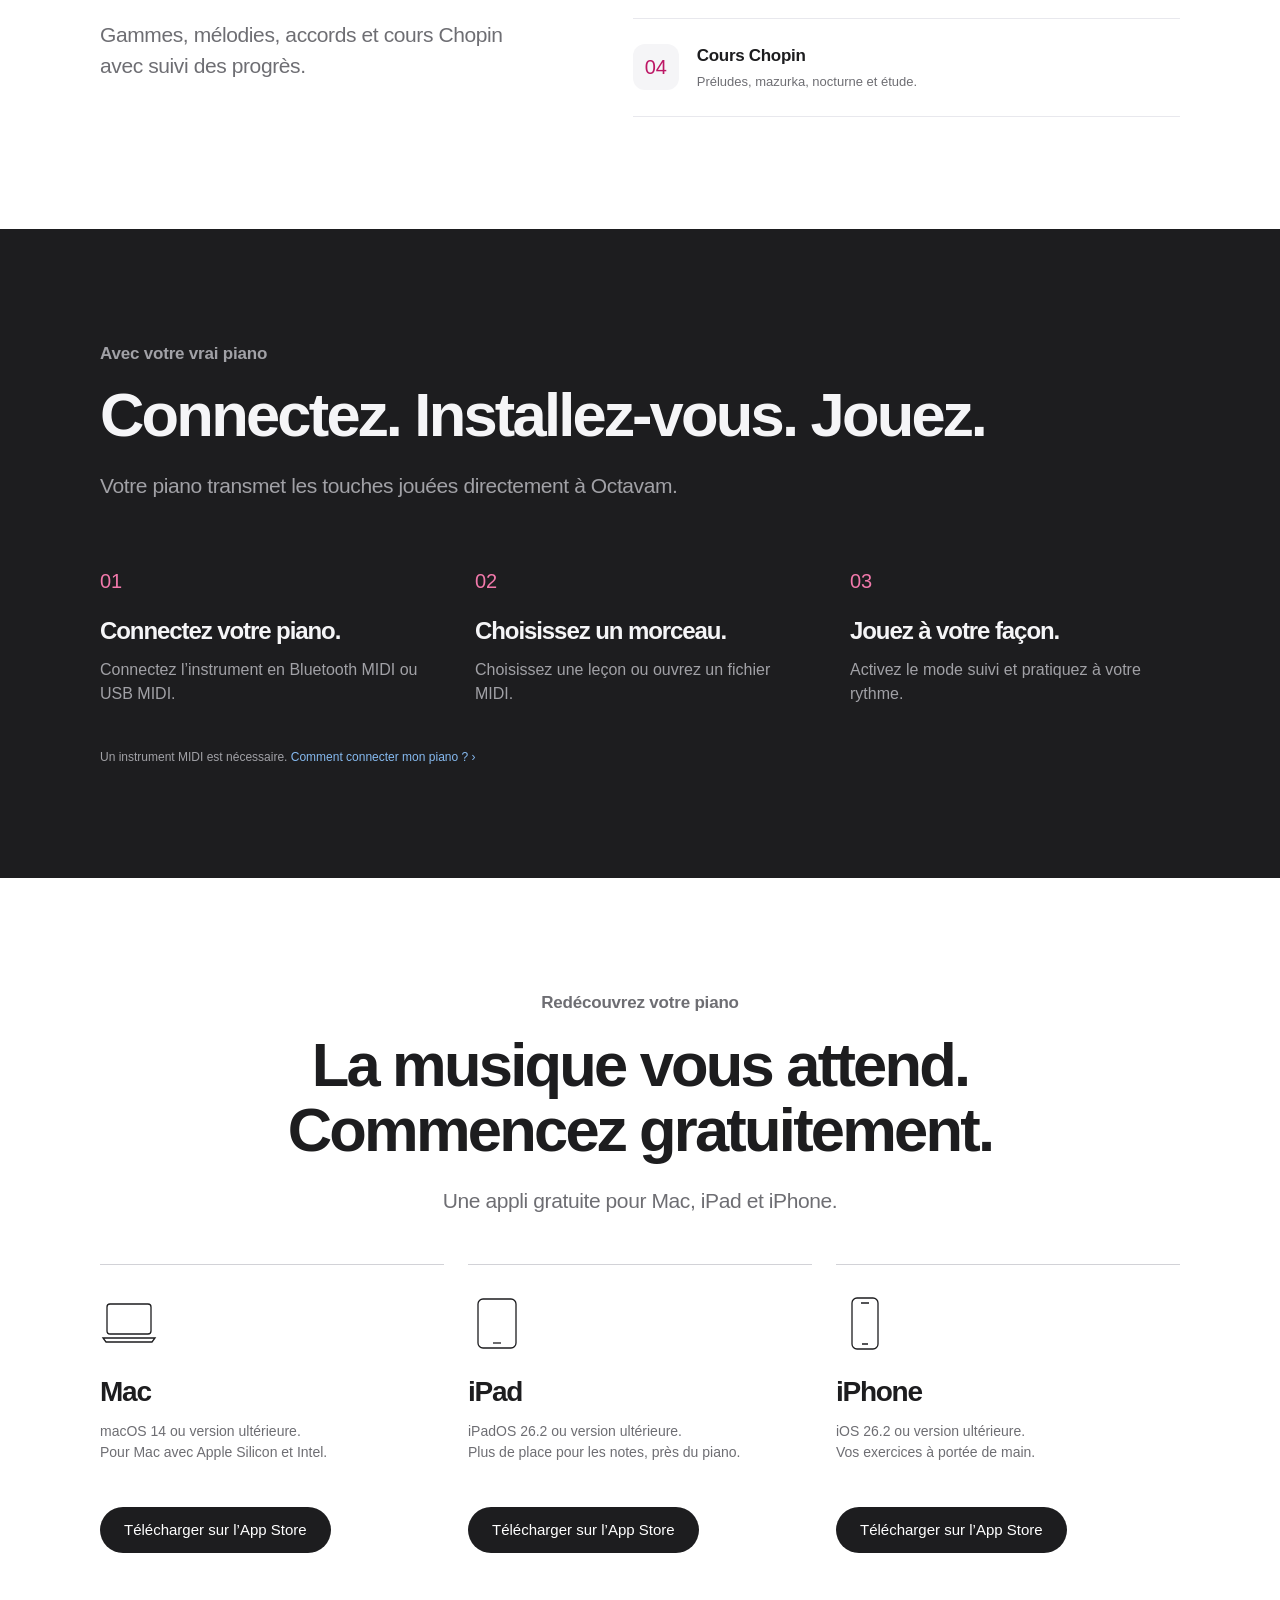
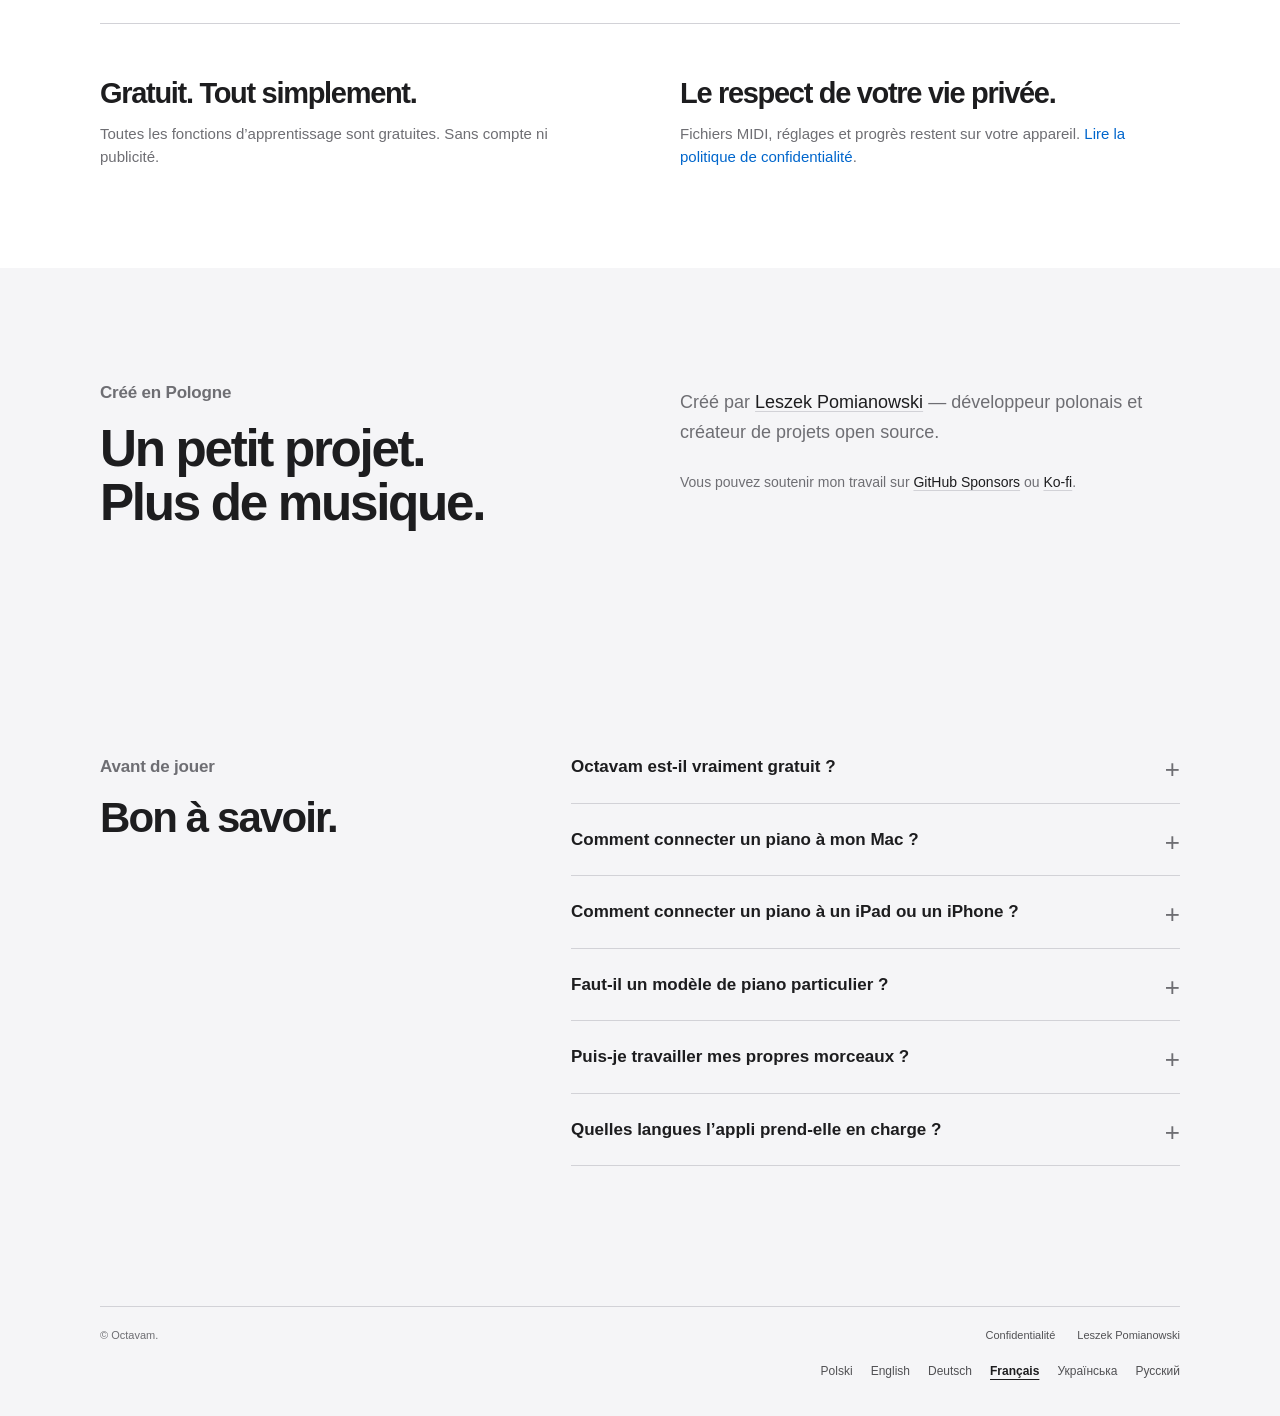
<file: fr/index.html>
<!doctype html>
<html lang="fr">
<head>
<meta charset="utf-8">
<meta name="viewport" content="width=device-width,initial-scale=1">
<title>Octavam — apprendre le piano gratuitement</title>
<meta name="description" content="Connectez votre piano MIDI et apprenez avec les notes, les blocs ou les deux. Gratuit sur Mac, iPad et iPhone.">
<meta name="author" content="Leszek Pomianowski">
<meta name="robots" content="index, follow, max-image-preview:large">
<meta name="color-scheme" content="light">
<meta name="theme-color" content="#ffffff">
<link rel="canonical" href="https://octavam.com/fr/">
<link rel="alternate" hreflang="pl" href="https://octavam.com/">
<link rel="alternate" hreflang="en" href="https://octavam.com/en/">
<link rel="alternate" hreflang="de" href="https://octavam.com/de/">
<link rel="alternate" hreflang="fr" href="https://octavam.com/fr/">
<link rel="alternate" hreflang="uk" href="https://octavam.com/uk/">
<link rel="alternate" hreflang="ru" href="https://octavam.com/ru/">
<link rel="alternate" hreflang="x-default" href="https://octavam.com/">
<link rel="icon" type="image/png" href="/assets/favicon.png">
<link rel="apple-touch-icon" href="/assets/apple-touch-icon.png">
<meta property="og:type" content="website">
<meta property="og:site_name" content="Octavam">
<meta property="og:title" content="Octavam — apprendre le piano gratuitement">
<meta property="og:description" content="Connectez votre piano MIDI et apprenez avec les notes, les blocs ou les deux. Gratuit sur Mac, iPad et iPhone.">
<meta property="og:url" content="https://octavam.com/fr/">
<meta property="og:image" content="https://octavam.com/assets/og-image.png">
<meta property="og:image:type" content="image/png">
<meta property="og:image:width" content="1200">
<meta property="og:image:height" content="630">
<meta property="og:image:alt" content="Octavam">
<meta property="og:locale" content="fr_FR">
<meta property="og:locale:alternate" content="pl_PL">
<meta property="og:locale:alternate" content="en_US">
<meta property="og:locale:alternate" content="de_DE">
<meta property="og:locale:alternate" content="uk_UA">
<meta property="og:locale:alternate" content="ru_RU">
<meta name="twitter:card" content="summary_large_image">
<meta name="twitter:title" content="Octavam — apprendre le piano gratuitement">
<meta name="twitter:description" content="Connectez votre piano MIDI et apprenez avec les notes, les blocs ou les deux. Gratuit sur Mac, iPad et iPhone.">
<meta name="twitter:image" content="https://octavam.com/assets/og-image.png">
<meta name="twitter:image:alt" content="Octavam">
<link rel="stylesheet" href="/assets/style.css">
<script src="/assets/lang.js"></script>
<script src="/assets/site.js" defer></script>
<script type="application/ld+json">{"@context":"https://schema.org","@graph":[{"@type":"WebSite","@id":"https://octavam.com/#website","name":"Octavam","url":"https://octavam.com/","inLanguage":["pl","en","de","fr","uk","ru"],"publisher":{"@id":"https://octavam.com/#creator"}},{"@type":"WebPage","@id":"https://octavam.com/fr/#webpage","url":"https://octavam.com/fr/","name":"Octavam — apprendre le piano gratuitement","description":"Connectez votre piano MIDI et apprenez avec les notes, les blocs ou les deux. Gratuit sur Mac, iPad et iPhone.","inLanguage":"fr","isPartOf":{"@id":"https://octavam.com/#website"},"about":{"@id":"https://octavam.com/#app"},"mainEntity":{"@id":"https://octavam.com/#app"}},{"@type":"Person","@id":"https://octavam.com/#creator","name":"Leszek Pomianowski","url":"https://lepo.co/","sameAs":["https://github.com/pomianowski"]},{"@type":"SoftwareApplication","@id":"https://octavam.com/#app","name":"Octavam","url":"https://octavam.com/","applicationCategory":"MusicApplication","operatingSystem":"macOS 14+, iPadOS 26.2+, iOS 26.2+","description":"Connectez votre piano MIDI et apprenez avec les notes, les blocs ou les deux. Gratuit sur Mac, iPad et iPhone.","image":"https://octavam.com/assets/og-image.png","inLanguage":["en","pl","ru","uk","de","fr"],"isAccessibleForFree":true,"offers":{"@type":"Offer","price":"0","priceCurrency":"USD"},"creator":{"@id":"https://octavam.com/#creator"},"countryOfOrigin":{"@type":"Country","name":"Poland"}}]}</script>
</head>
<body>
<a class="skip" href="#main">Aller au contenu</a>
<header class="nav"><div class="nav-inner">
  <a class="brand" href="/fr/"><img src="/assets/favicon.png" alt="" width="30" height="30">Octavam</a>
  <nav aria-label="Navigation principale"><a class="hide-s" href="#features">Découvrir</a><a class="hide-s" href="#connect">Votre piano</a><a class="nav-download" data-app-store href="https://apps.apple.com/">App Store</a></nav>
</div></header>
<main id="main">
<div class="availability">Apprendre le piano gratuitement <span>·</span> Mac, iPad et iPhone</div>
<section class="hero" aria-labelledby="hero-heading">
  <div class="wrap">
    <p class="product-name"><img src="/assets/logo.png" alt="" width="40" height="40">Octavam</p>
    <h1 id="hero-heading">Votre piano.<br><span>Votre rythme.</span></h1>
    <p class="lead">Connectez votre piano MIDI et apprenez avec les notes, les blocs ou les deux.</p>
    <div class="btns"><a class="btn primary" data-app-store href="https://apps.apple.com/">Télécharger gratuitement</a><a class="text-link" href="#features">Découvrir Octavam <span aria-hidden="true">›</span></a></div>
    <p class="hero-note">Toutes les fonctions gratuites. Sans compte. Sans publicité.</p>
  </div>
  <figure class="device-stage"><div class="device-frame"><div class="practice-preview" data-mode="mixed">
      <div class="preview-toolbar" aria-hidden="true"><span class="window-dots"><i></i><i></i><i></i></span><span class="preview-title">Gamme de do majeur · Octavam</span><span class="preview-connected">Piano MIDI</span></div>
      <img id="hero-score" class="score-art" src="/assets/score.svg" width="1000" height="240" alt="Illustration des notes, des blocs et du clavier.">
      <img id="hero-blocks" class="blocks-art" src="/assets/blocks.svg" width="1000" height="125" alt="">
      <img class="keyboard-art" src="/assets/keyboard.svg" width="1000" height="85" alt="">
      <div class="preview-transport" aria-hidden="true"><span class="transport-play">▶</span><span>0:24</span><span class="transport-track"><i></i></span><span>1×</span><span>A–B</span></div>
    </div></div><div class="device-base" aria-hidden="true"></div><figcaption class="preview-caption">Illustration de l’apprentissage avec Octavam.</figcaption></figure>
</section>
<section id="features" class="section modes-section" aria-labelledby="modes-heading"><div class="wrap">
  <p class="eyebrow">Trois façons d’aborder un morceau</p><h2 id="modes-heading">Voyez la musique.<br>À votre façon.</h2><p class="section-intro">Changez de vue à tout moment.</p>
  <div class="mode-options" role="group" aria-label="Choisir une vue de démonstration"><button type="button" class="mode-option" data-mode="notation" aria-pressed="false" aria-controls="mode-preview" data-description="Lisez la partition avec les noms des notes en option." data-caption="Illustration de la vue partition."><span class="mode-symbol" aria-hidden="true">♫</span><strong>Partition</strong><span class="mode-copy">Apprenez la notation avec les noms des notes en option.</span><span class="mode-action">Afficher cette vue</span></button><button type="button" class="mode-option" data-mode="blocks" aria-pressed="false" aria-controls="mode-preview" data-description="Voyez l’ordre et la durée des notes." data-caption="Illustration de la vue blocs."><span class="mode-symbol" aria-hidden="true">▥</span><strong>Blocs</strong><span class="mode-copy">Suivez les blocs jusqu’à la prochaine touche.</span><span class="mode-action">Afficher cette vue</span></button><button type="button" class="mode-option" data-mode="mixed" aria-pressed="true" aria-controls="mode-preview" data-description="Associez la partition aux blocs au-dessus du clavier." data-caption="Illustration de la vue mixte."><span class="mode-symbol" aria-hidden="true">♫ + ▥</span><strong>Les deux ensemble</strong><span class="mode-copy">Apprenez à lire les notes avec les blocs.</span><span class="mode-action">Afficher cette vue</span></button></div>
  <p id="mode-description" class="mode-description" aria-live="polite">Associez la partition aux blocs au-dessus du clavier.</p>
  <div class="practice-preview" id="mode-preview" data-mode="mixed">
      <div class="preview-toolbar" aria-hidden="true"><span class="window-dots"><i></i><i></i><i></i></span><span class="preview-title">Gamme de do majeur · Octavam</span><span class="preview-connected">Piano MIDI</span></div>
      <img id="preview-score" class="score-art" src="/assets/score.svg" width="1000" height="240" alt="Illustration des notes, des blocs et du clavier." loading="lazy" decoding="async">
      <img id="preview-blocks" class="blocks-art" src="/assets/blocks.svg" width="1000" height="125" alt="" loading="lazy" decoding="async">
      <img class="keyboard-art" src="/assets/keyboard.svg" width="1000" height="85" alt="">
      <div class="preview-transport" aria-hidden="true"><span class="transport-play">▶</span><span>0:24</span><span class="transport-track"><i></i></span><span>1×</span><span>A–B</span></div>
    </div>
  <p id="preview-caption" class="preview-caption center">Illustration de la vue mixte.</p>
</div></section>
<section class="section" aria-labelledby="follow-heading"><div class="wrap follow-layout">
  <div class="follow-copy"><p class="eyebrow">Mode suivi</p><h2 id="follow-heading">Une appli qui<br>vous attend.</h2><p>Octavam attend les bonnes notes ou le bon accord avant de continuer.</p></div>
  <div class="follow-demo"><p id="follow-status" class="follow-status" aria-live="polite" data-waiting="En attente de {note}" data-done="Cinq notes. À votre rythme.">En attente de C</p><div class="follow-track" aria-hidden="true"><span class="is-current">C</span><span>D</span><span>E</span><span>F</span><span>G</span></div><div class="follow-controls"><button id="follow-key" class="follow-key" type="button" data-press="Jouez {note} →" data-done="Terminé ✓">Jouez C →</button><button id="restart-demo" class="restart-demo" type="button">Réessayer</button><p class="demo-note">Démonstration sans connexion à un piano.</p></div><p class="follow-fallback">L’appli attend la bonne note avant de continuer.</p></div>
</div></section>
<section class="section features-section" aria-labelledby="practice-heading"><div class="wrap">
  <p class="eyebrow">De petits pas. Des progrès qui s’entendent.</p><h2 id="practice-heading">Un passage difficile ?<br>Prenez votre temps.</h2><div class="feature-grid"><article class="feature"><div class="feature-visual tempo-visual" aria-hidden="true">0.5× <span>→ 1×</span></div><h3>Commencez doucement.</h3><p>Un tempo de 0,25× à 2×, à votre rythme.</p></article><article class="feature"><div class="feature-visual loop-visual" aria-hidden="true"><div class="loop-range"><span>A</span><span>↻</span><span>B</span></div></div><h3>Encore. Et encore.</h3><p>Répétez un passage en boucle A–B.</p></article><article class="feature"><div class="feature-visual" aria-hidden="true"><div class="file-visual">.mid</div></div><h3>Vos morceaux préférés.</h3><p>Importez des fichiers .mid et .midi et retrouvez vos morceaux récents.</p></article><article class="feature"><div class="feature-visual swatches" aria-hidden="true"><i></i><i></i><i></i><i></i><i></i></div><h3>Un confort de lecture.</h3><p>Des thèmes du papier au noir. Affichage en ligne ou en page.</p></article></div>
</div></section>
<section class="section" aria-labelledby="lessons-heading"><div class="wrap lessons">
  <div><p class="eyebrow">Leçons intégrées</p><h2 id="lessons-heading">De la première gamme.<br>Jusqu’à Chopin.</h2><p class="section-intro">Gammes, mélodies, accords et cours Chopin avec suivi des progrès.</p></div><ol class="lesson-list"><li><span class="lesson-number" aria-hidden="true">01</span><div><strong>Gamme de do majeur</strong><small>Une main, puis les deux.</small></div></li><li><span class="lesson-number" aria-hidden="true">02</span><div><strong>Ode à la joie</strong><small>Une mélodie connue pour commencer.</small></div></li><li><span class="lesson-number" aria-hidden="true">03</span><div><strong>Accords C–F–G</strong><small>Vos premières harmonies.</small></div></li><li><span class="lesson-number" aria-hidden="true">04</span><div><strong>Cours Chopin</strong><small>Préludes, mazurka, nocturne et étude.</small></div></li></ol>
</div></section>
<section id="connect" class="section connection-section" aria-labelledby="connect-heading"><div class="wrap">
  <p class="eyebrow">Avec votre vrai piano</p><h2 id="connect-heading">Connectez. Installez-vous. Jouez.</h2><p class="section-intro">Votre piano transmet les touches jouées directement à Octavam.</p><ol class="connection-steps"><li><span class="step-num" aria-hidden="true">01</span><h3>Connectez votre piano.</h3><p>Connectez l’instrument en Bluetooth MIDI ou USB MIDI.</p></li><li><span class="step-num" aria-hidden="true">02</span><h3>Choisissez un morceau.</h3><p>Choisissez une leçon ou ouvrez un fichier MIDI.</p></li><li><span class="step-num" aria-hidden="true">03</span><h3>Jouez à votre façon.</h3><p>Activez le mode suivi et pratiquez à votre rythme.</p></li></ol><p class="connection-footnote">Un instrument MIDI est nécessaire. <a href="#pairing">Comment connecter mon piano ? <span aria-hidden="true">›</span></a></p>
</div></section>
<section id="download" class="section download-section" aria-labelledby="download-heading"><div class="wrap center">
  <p class="eyebrow">Redécouvrez votre piano</p><h2 id="download-heading">La musique vous attend.<br>Commencez gratuitement.</h2><p class="section-intro">Une appli gratuite pour Mac, iPad et iPhone.</p><div class="download-grid"><article class="download-card"><svg class="platform-icon" viewBox="0 0 58 58" aria-hidden="true"><rect x="7" y="9" width="44" height="30" rx="3"/><path d="M3 43h52l-3 4H6z"/></svg><h3>Mac</h3><p>macOS 14 ou version ultérieure.<br>Pour Mac avec Apple Silicon et Intel.</p><a class="btn" data-app-store href="https://apps.apple.com/">Télécharger sur l’App Store</a></article><article class="download-card"><svg class="platform-icon" viewBox="0 0 58 58" aria-hidden="true"><rect x="10" y="4" width="38" height="49" rx="5"/><path d="M25 48h8"/></svg><h3>iPad</h3><p>iPadOS 26.2 ou version ultérieure.<br>Plus de place pour les notes, près du piano.</p><a class="btn" data-app-store href="https://apps.apple.com/">Télécharger sur l’App Store</a></article><article class="download-card"><svg class="platform-icon" viewBox="0 0 58 58" aria-hidden="true"><rect x="16" y="3" width="26" height="51" rx="5"/><path d="M25 8h8M26 49h6"/></svg><h3>iPhone</h3><p>iOS 26.2 ou version ultérieure.<br>Vos exercices à portée de main.</p><a class="btn" data-app-store href="https://apps.apple.com/">Télécharger sur l’App Store</a></article></div>
  <div class="free-note"><div><h3>Gratuit. Tout simplement.</h3><p>Toutes les fonctions d’apprentissage sont gratuites. Sans compte ni publicité.</p></div><div><h3>Le respect de votre vie privée.</h3><p>Fichiers MIDI, réglages et progrès restent sur votre appareil. <a href="/fr/privacy.html">Lire la politique de confidentialité</a>.</p></div></div>
</div></section>
<section id="about" class="section about-section" aria-labelledby="about-heading"><div class="wrap about-layout">
  <div><p class="eyebrow">Créé en Pologne</p><h2 id="about-heading">Un petit projet.<br>Plus de musique.</h2></div>
  <div class="about-copy"><p>Créé par <a href="https://lepo.co/" rel="author">Leszek Pomianowski</a> — développeur polonais et créateur de projets open source.</p>
  <p class="support-note">Vous pouvez soutenir mon travail sur <a href="https://github.com/sponsors/pomianowski">GitHub Sponsors</a> ou <a href="https://ko-fi.com/pomian">Ko-fi</a>.</p></div>
</div></section>
<section id="faq" class="section faq-section" aria-labelledby="faq-heading"><div class="wrap faq-layout">
  <div><p class="eyebrow">Avant de jouer</p><h2 id="faq-heading">Bon à savoir.</h2></div><div><details><summary>Octavam est-il vraiment gratuit ?</summary><p>Oui, toutes les fonctions d’apprentissage sont gratuites. Soutenir le créateur est facultatif.</p></details><details id="pairing"><summary>Comment connecter un piano à mon Mac ?</summary><ol><li>Activez le Bluetooth MIDI sur le piano.</li><li>Sur Mac, ouvrez Configuration audio et MIDI → Fenêtre → Afficher le studio MIDI.</li><li>Cliquez sur l’icône Bluetooth et connectez l’instrument.</li><li>Sélectionnez le piano dans le panneau des appareils d’Octavam.</li></ol></details><details><summary>Comment connecter un piano à un iPad ou un iPhone ?</summary><p>Choisissez « Connecter un appareil Bluetooth MIDI » dans le panneau des appareils. USB MIDI nécessite un câble adapté.</p></details><details><summary>Faut-il un modèle de piano particulier ?</summary><p>Bluetooth MIDI ou USB MIDI suffit. L’audio Bluetooth seul et l’entrée microphone ne sont pas pris en charge.</p></details><details><summary>Puis-je travailler mes propres morceaux ?</summary><p>Oui, ouvrez un fichier .mid ou .midi. Sur Mac : ⇧⌘O.</p></details><details><summary>Quelles langues l’appli prend-elle en charge ?</summary><p>Polonais, anglais, allemand, français, ukrainien et russe.</p></details></div>
</div></section>
</main>
<footer><div class="wrap"><div class="footer-inner"><p>© Octavam.</p><div class="footer-links"><a href="/fr/privacy.html">Confidentialité</a><a href="https://lepo.co/" rel="author">Leszek Pomianowski</a></div></div><nav class="footer-languages" aria-label="Choisir la langue"><a class="language-link" href="/?lang=pl" hreflang="pl" lang="pl">Polski</a><a class="language-link" href="/en/?lang=en" hreflang="en" lang="en">English</a><a class="language-link" href="/de/?lang=de" hreflang="de" lang="de">Deutsch</a><a class="language-link" href="/fr/?lang=fr" hreflang="fr" lang="fr" aria-current="page">Français</a><a class="language-link" href="/uk/?lang=uk" hreflang="uk" lang="uk">Українська</a><a class="language-link" href="/ru/?lang=ru" hreflang="ru" lang="ru">Русский</a></nav></div></footer>
</body>
</html>
</file>
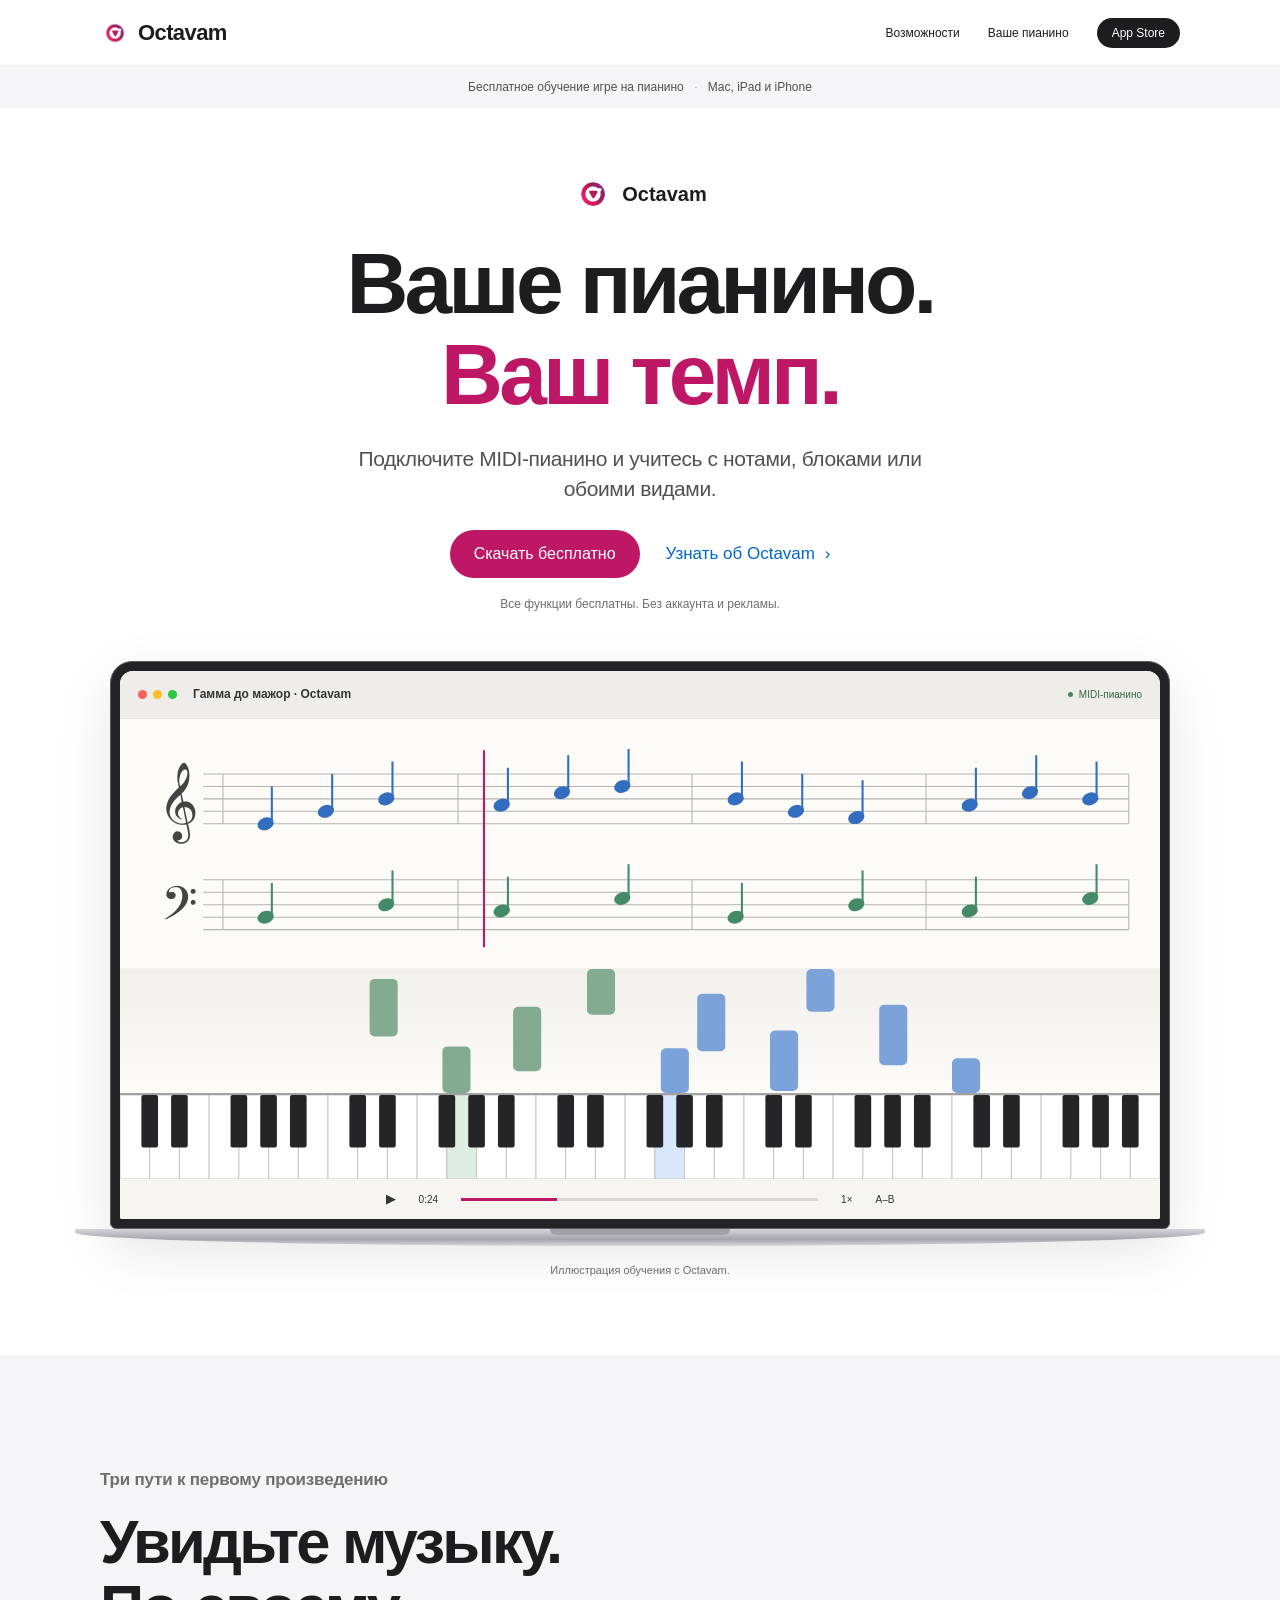
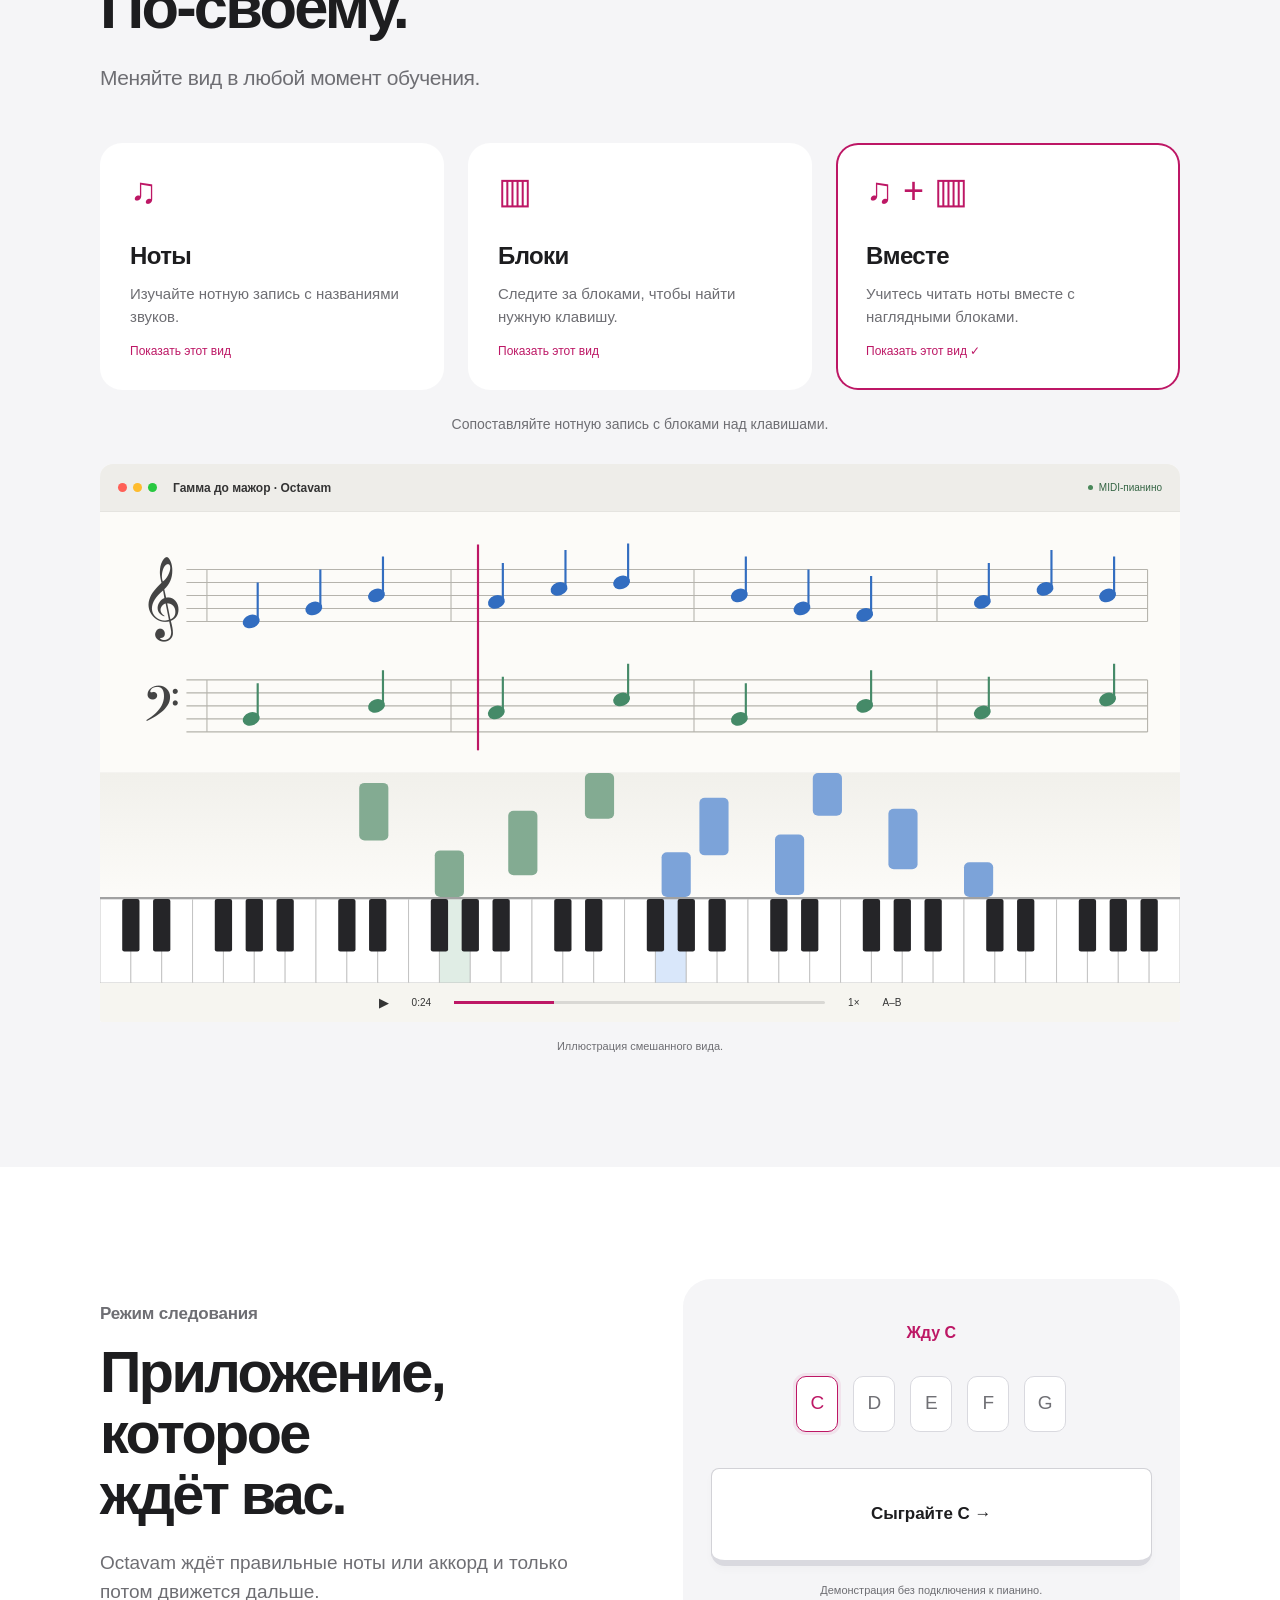
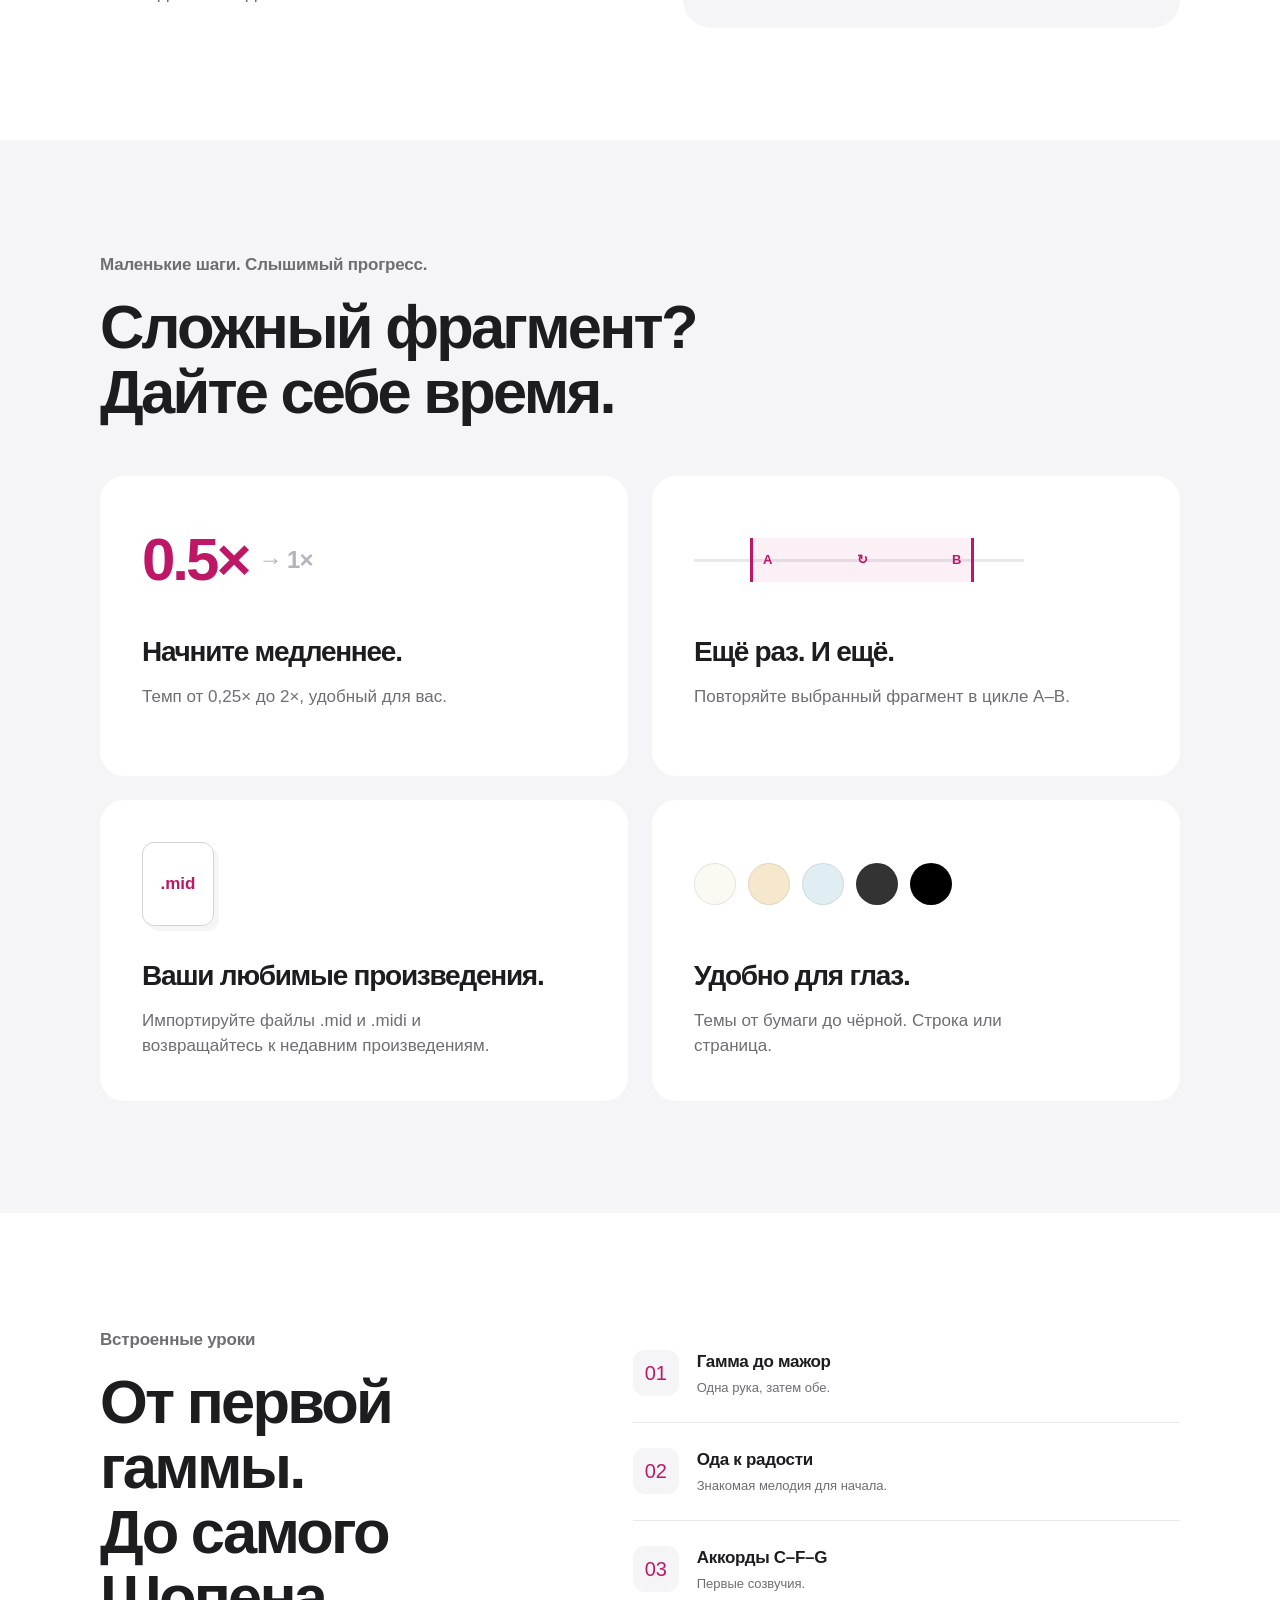
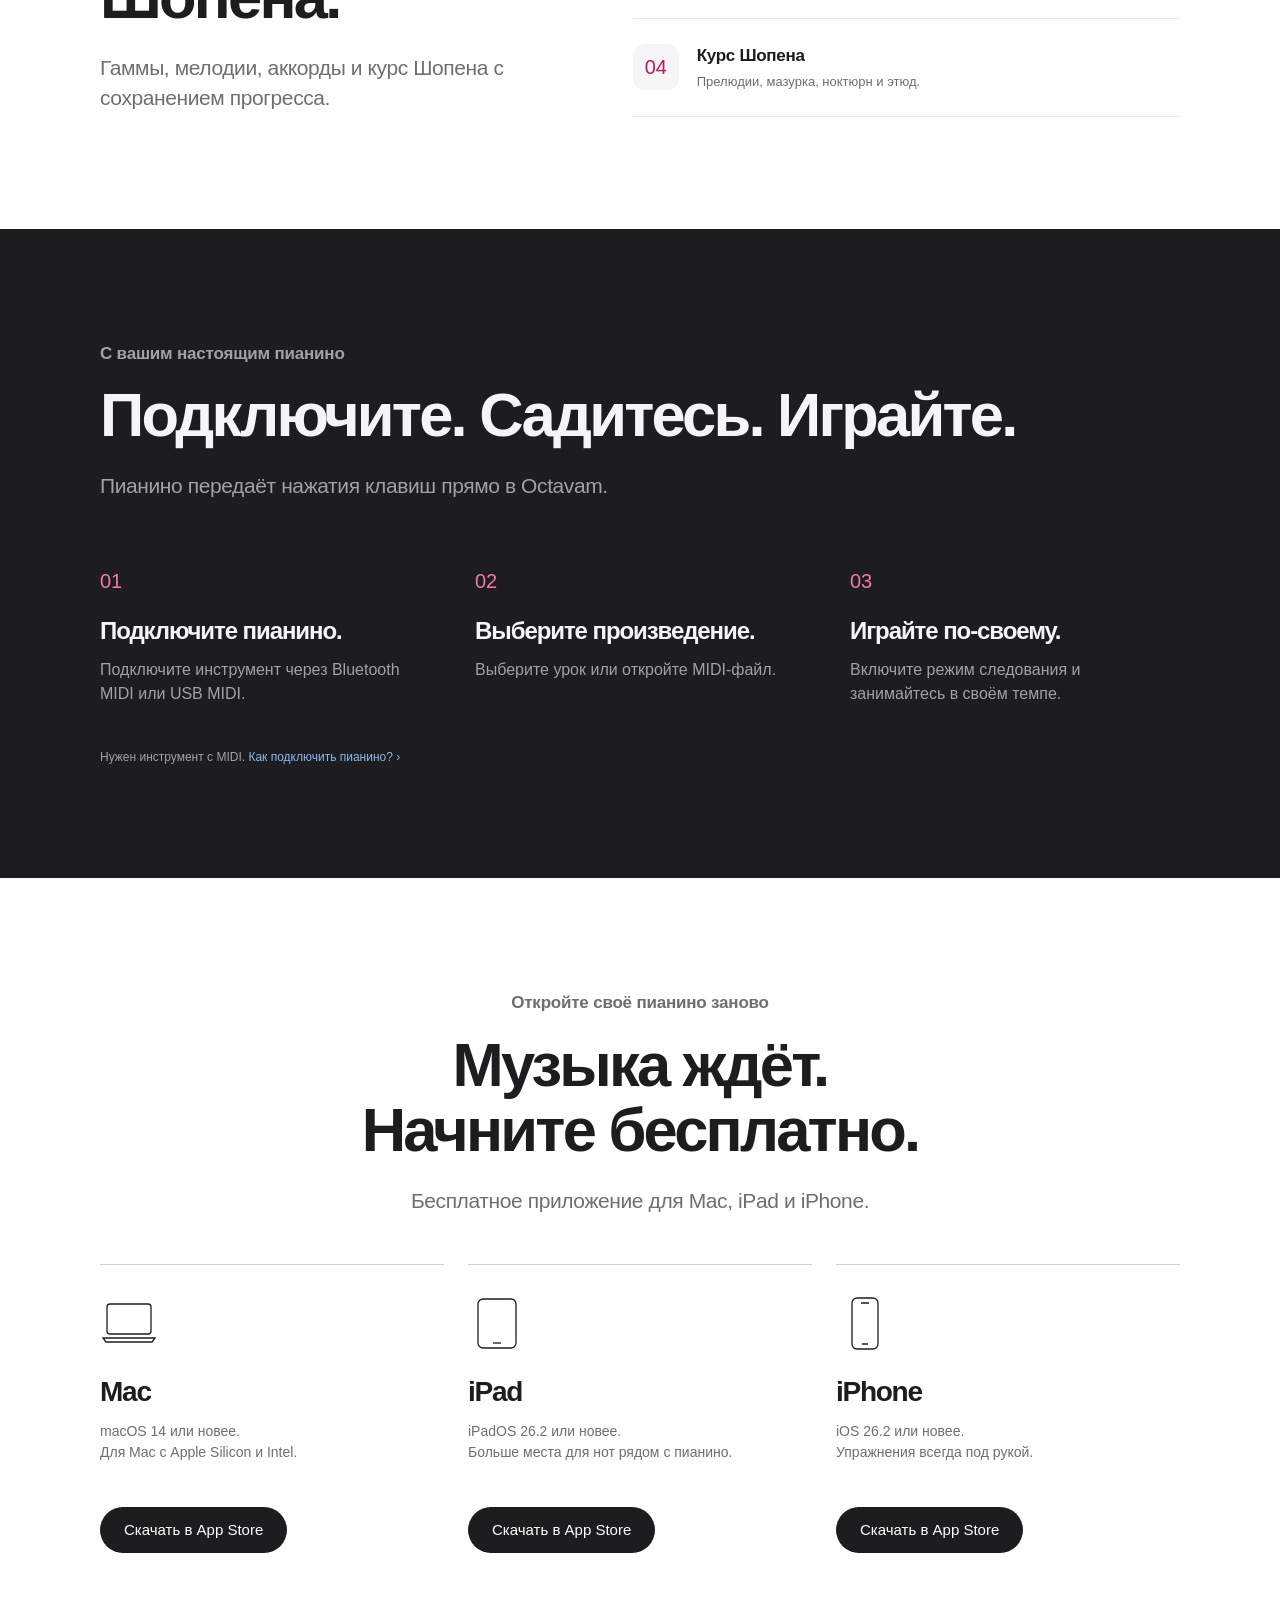
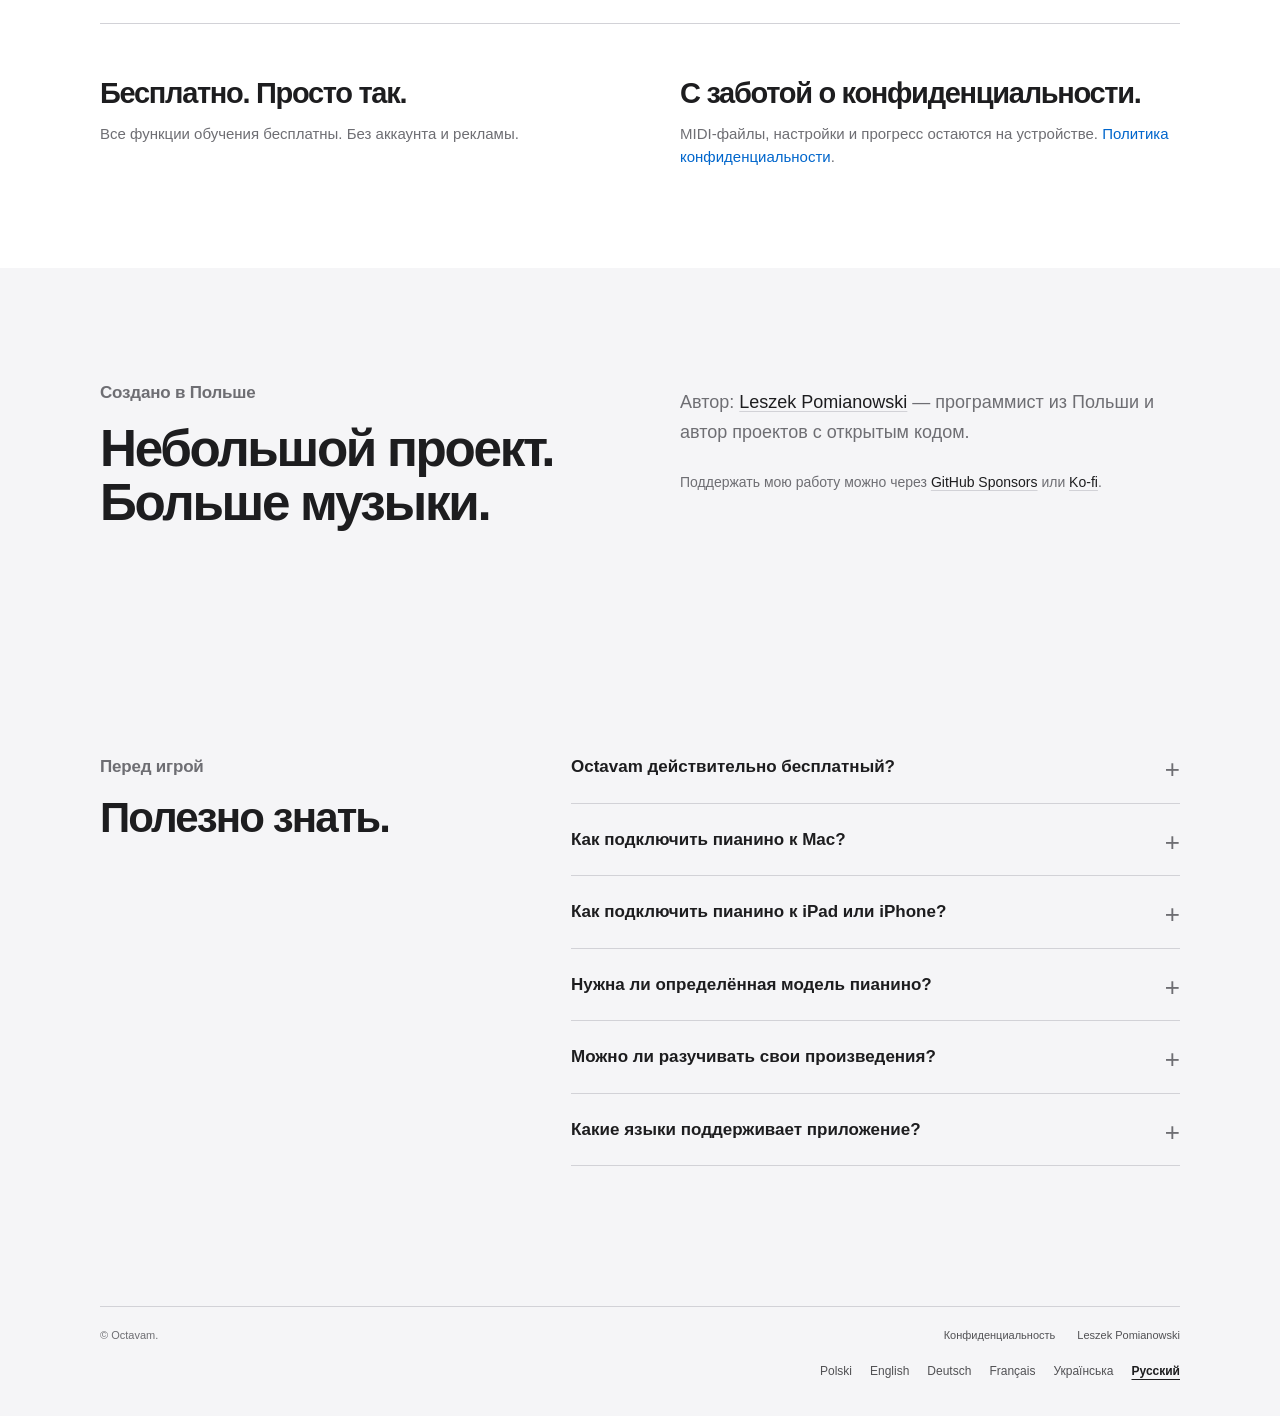
<file: ru/index.html>
<!doctype html>
<html lang="ru">
<head>
<meta charset="utf-8">
<meta name="viewport" content="width=device-width,initial-scale=1">
<title>Octavam — бесплатное обучение игре на пианино</title>
<meta name="description" content="Подключите MIDI-пианино и учитесь с нотами, блоками или обоими видами. Бесплатно на Mac, iPad и iPhone.">
<meta name="author" content="Leszek Pomianowski">
<meta name="robots" content="index, follow, max-image-preview:large">
<meta name="color-scheme" content="light">
<meta name="theme-color" content="#ffffff">
<link rel="canonical" href="https://octavam.com/ru/">
<link rel="alternate" hreflang="pl" href="https://octavam.com/">
<link rel="alternate" hreflang="en" href="https://octavam.com/en/">
<link rel="alternate" hreflang="de" href="https://octavam.com/de/">
<link rel="alternate" hreflang="fr" href="https://octavam.com/fr/">
<link rel="alternate" hreflang="uk" href="https://octavam.com/uk/">
<link rel="alternate" hreflang="ru" href="https://octavam.com/ru/">
<link rel="alternate" hreflang="x-default" href="https://octavam.com/">
<link rel="icon" type="image/png" href="/assets/favicon.png">
<link rel="apple-touch-icon" href="/assets/apple-touch-icon.png">
<meta property="og:type" content="website">
<meta property="og:site_name" content="Octavam">
<meta property="og:title" content="Octavam — бесплатное обучение игре на пианино">
<meta property="og:description" content="Подключите MIDI-пианино и учитесь с нотами, блоками или обоими видами. Бесплатно на Mac, iPad и iPhone.">
<meta property="og:url" content="https://octavam.com/ru/">
<meta property="og:image" content="https://octavam.com/assets/og-image.png">
<meta property="og:image:type" content="image/png">
<meta property="og:image:width" content="1200">
<meta property="og:image:height" content="630">
<meta property="og:image:alt" content="Octavam">
<meta property="og:locale" content="ru_RU">
<meta property="og:locale:alternate" content="pl_PL">
<meta property="og:locale:alternate" content="en_US">
<meta property="og:locale:alternate" content="de_DE">
<meta property="og:locale:alternate" content="fr_FR">
<meta property="og:locale:alternate" content="uk_UA">
<meta name="twitter:card" content="summary_large_image">
<meta name="twitter:title" content="Octavam — бесплатное обучение игре на пианино">
<meta name="twitter:description" content="Подключите MIDI-пианино и учитесь с нотами, блоками или обоими видами. Бесплатно на Mac, iPad и iPhone.">
<meta name="twitter:image" content="https://octavam.com/assets/og-image.png">
<meta name="twitter:image:alt" content="Octavam">
<link rel="stylesheet" href="/assets/style.css">
<script src="/assets/lang.js"></script>
<script src="/assets/site.js" defer></script>
<script type="application/ld+json">{"@context":"https://schema.org","@graph":[{"@type":"WebSite","@id":"https://octavam.com/#website","name":"Octavam","url":"https://octavam.com/","inLanguage":["pl","en","de","fr","uk","ru"],"publisher":{"@id":"https://octavam.com/#creator"}},{"@type":"WebPage","@id":"https://octavam.com/ru/#webpage","url":"https://octavam.com/ru/","name":"Octavam — бесплатное обучение игре на пианино","description":"Подключите MIDI-пианино и учитесь с нотами, блоками или обоими видами. Бесплатно на Mac, iPad и iPhone.","inLanguage":"ru","isPartOf":{"@id":"https://octavam.com/#website"},"about":{"@id":"https://octavam.com/#app"},"mainEntity":{"@id":"https://octavam.com/#app"}},{"@type":"Person","@id":"https://octavam.com/#creator","name":"Leszek Pomianowski","url":"https://lepo.co/","sameAs":["https://github.com/pomianowski"]},{"@type":"SoftwareApplication","@id":"https://octavam.com/#app","name":"Octavam","url":"https://octavam.com/","applicationCategory":"MusicApplication","operatingSystem":"macOS 14+, iPadOS 26.2+, iOS 26.2+","description":"Подключите MIDI-пианино и учитесь с нотами, блоками или обоими видами. Бесплатно на Mac, iPad и iPhone.","image":"https://octavam.com/assets/og-image.png","inLanguage":["en","pl","ru","uk","de","fr"],"isAccessibleForFree":true,"offers":{"@type":"Offer","price":"0","priceCurrency":"USD"},"creator":{"@id":"https://octavam.com/#creator"},"countryOfOrigin":{"@type":"Country","name":"Poland"}}]}</script>
</head>
<body>
<a class="skip" href="#main">Перейти к содержимому</a>
<header class="nav"><div class="nav-inner">
  <a class="brand" href="/ru/"><img src="/assets/favicon.png" alt="" width="30" height="30">Octavam</a>
  <nav aria-label="Главная навигация"><a class="hide-s" href="#features">Возможности</a><a class="hide-s" href="#connect">Ваше пианино</a><a class="nav-download" data-app-store href="https://apps.apple.com/">App Store</a></nav>
</div></header>
<main id="main">
<div class="availability">Бесплатное обучение игре на пианино <span>·</span> Mac, iPad и iPhone</div>
<section class="hero" aria-labelledby="hero-heading">
  <div class="wrap">
    <p class="product-name"><img src="/assets/logo.png" alt="" width="40" height="40">Octavam</p>
    <h1 id="hero-heading">Ваше пианино.<br><span>Ваш темп.</span></h1>
    <p class="lead">Подключите MIDI-пианино и учитесь с нотами, блоками или обоими видами.</p>
    <div class="btns"><a class="btn primary" data-app-store href="https://apps.apple.com/">Скачать бесплатно</a><a class="text-link" href="#features">Узнать об Octavam <span aria-hidden="true">›</span></a></div>
    <p class="hero-note">Все функции бесплатны. Без аккаунта и рекламы.</p>
  </div>
  <figure class="device-stage"><div class="device-frame"><div class="practice-preview" data-mode="mixed">
      <div class="preview-toolbar" aria-hidden="true"><span class="window-dots"><i></i><i></i><i></i></span><span class="preview-title">Гамма до мажор · Octavam</span><span class="preview-connected">MIDI-пианино</span></div>
      <img id="hero-score" class="score-art" src="/assets/score.svg" width="1000" height="240" alt="Иллюстрация нот, блоков и клавиатуры.">
      <img id="hero-blocks" class="blocks-art" src="/assets/blocks.svg" width="1000" height="125" alt="">
      <img class="keyboard-art" src="/assets/keyboard.svg" width="1000" height="85" alt="">
      <div class="preview-transport" aria-hidden="true"><span class="transport-play">▶</span><span>0:24</span><span class="transport-track"><i></i></span><span>1×</span><span>A–B</span></div>
    </div></div><div class="device-base" aria-hidden="true"></div><figcaption class="preview-caption">Иллюстрация обучения с Octavam.</figcaption></figure>
</section>
<section id="features" class="section modes-section" aria-labelledby="modes-heading"><div class="wrap">
  <p class="eyebrow">Три пути к первому произведению</p><h2 id="modes-heading">Увидьте музыку.<br>По-своему.</h2><p class="section-intro">Меняйте вид в любой момент обучения.</p>
  <div class="mode-options" role="group" aria-label="Выбрать вид демонстрации"><button type="button" class="mode-option" data-mode="notation" aria-pressed="false" aria-controls="mode-preview" data-description="Читайте ноты с названиями звуков по желанию." data-caption="Иллюстрация нотного вида."><span class="mode-symbol" aria-hidden="true">♫</span><strong>Ноты</strong><span class="mode-copy">Изучайте нотную запись с названиями звуков.</span><span class="mode-action">Показать этот вид</span></button><button type="button" class="mode-option" data-mode="blocks" aria-pressed="false" aria-controls="mode-preview" data-description="Смотрите порядок и длительность звуков." data-caption="Иллюстрация вида блоков."><span class="mode-symbol" aria-hidden="true">▥</span><strong>Блоки</strong><span class="mode-copy">Следите за блоками, чтобы найти нужную клавишу.</span><span class="mode-action">Показать этот вид</span></button><button type="button" class="mode-option" data-mode="mixed" aria-pressed="true" aria-controls="mode-preview" data-description="Сопоставляйте нотную запись с блоками над клавишами." data-caption="Иллюстрация смешанного вида."><span class="mode-symbol" aria-hidden="true">♫ + ▥</span><strong>Вместе</strong><span class="mode-copy">Учитесь читать ноты вместе с наглядными блоками.</span><span class="mode-action">Показать этот вид</span></button></div>
  <p id="mode-description" class="mode-description" aria-live="polite">Сопоставляйте нотную запись с блоками над клавишами.</p>
  <div class="practice-preview" id="mode-preview" data-mode="mixed">
      <div class="preview-toolbar" aria-hidden="true"><span class="window-dots"><i></i><i></i><i></i></span><span class="preview-title">Гамма до мажор · Octavam</span><span class="preview-connected">MIDI-пианино</span></div>
      <img id="preview-score" class="score-art" src="/assets/score.svg" width="1000" height="240" alt="Иллюстрация нот, блоков и клавиатуры." loading="lazy" decoding="async">
      <img id="preview-blocks" class="blocks-art" src="/assets/blocks.svg" width="1000" height="125" alt="" loading="lazy" decoding="async">
      <img class="keyboard-art" src="/assets/keyboard.svg" width="1000" height="85" alt="">
      <div class="preview-transport" aria-hidden="true"><span class="transport-play">▶</span><span>0:24</span><span class="transport-track"><i></i></span><span>1×</span><span>A–B</span></div>
    </div>
  <p id="preview-caption" class="preview-caption center">Иллюстрация смешанного вида.</p>
</div></section>
<section class="section" aria-labelledby="follow-heading"><div class="wrap follow-layout">
  <div class="follow-copy"><p class="eyebrow">Режим следования</p><h2 id="follow-heading">Приложение, которое<br>ждёт вас.</h2><p>Octavam ждёт правильные ноты или аккорд и только потом движется дальше.</p></div>
  <div class="follow-demo"><p id="follow-status" class="follow-status" aria-live="polite" data-waiting="Жду {note}" data-done="Пять звуков. В вашем темпе.">Жду C</p><div class="follow-track" aria-hidden="true"><span class="is-current">C</span><span>D</span><span>E</span><span>F</span><span>G</span></div><div class="follow-controls"><button id="follow-key" class="follow-key" type="button" data-press="Сыграйте {note} →" data-done="Готово ✓">Сыграйте C →</button><button id="restart-demo" class="restart-demo" type="button">Попробовать снова</button><p class="demo-note">Демонстрация без подключения к пианино.</p></div><p class="follow-fallback">Приложение ждёт правильную ноту, прежде чем перейти дальше.</p></div>
</div></section>
<section class="section features-section" aria-labelledby="practice-heading"><div class="wrap">
  <p class="eyebrow">Маленькие шаги. Слышимый прогресс.</p><h2 id="practice-heading">Сложный фрагмент?<br>Дайте себе время.</h2><div class="feature-grid"><article class="feature"><div class="feature-visual tempo-visual" aria-hidden="true">0.5× <span>→ 1×</span></div><h3>Начните медленнее.</h3><p>Темп от 0,25× до 2×, удобный для вас.</p></article><article class="feature"><div class="feature-visual loop-visual" aria-hidden="true"><div class="loop-range"><span>A</span><span>↻</span><span>B</span></div></div><h3>Ещё раз. И ещё.</h3><p>Повторяйте выбранный фрагмент в цикле A–B.</p></article><article class="feature"><div class="feature-visual" aria-hidden="true"><div class="file-visual">.mid</div></div><h3>Ваши любимые произведения.</h3><p>Импортируйте файлы .mid и .midi и возвращайтесь к недавним произведениям.</p></article><article class="feature"><div class="feature-visual swatches" aria-hidden="true"><i></i><i></i><i></i><i></i><i></i></div><h3>Удобно для глаз.</h3><p>Темы от бумаги до чёрной. Строка или страница.</p></article></div>
</div></section>
<section class="section" aria-labelledby="lessons-heading"><div class="wrap lessons">
  <div><p class="eyebrow">Встроенные уроки</p><h2 id="lessons-heading">От первой гаммы.<br>До самого Шопена.</h2><p class="section-intro">Гаммы, мелодии, аккорды и курс Шопена с сохранением прогресса.</p></div><ol class="lesson-list"><li><span class="lesson-number" aria-hidden="true">01</span><div><strong>Гамма до мажор</strong><small>Одна рука, затем обе.</small></div></li><li><span class="lesson-number" aria-hidden="true">02</span><div><strong>Ода к радости</strong><small>Знакомая мелодия для начала.</small></div></li><li><span class="lesson-number" aria-hidden="true">03</span><div><strong>Аккорды C–F–G</strong><small>Первые созвучия.</small></div></li><li><span class="lesson-number" aria-hidden="true">04</span><div><strong>Курс Шопена</strong><small>Прелюдии, мазурка, ноктюрн и этюд.</small></div></li></ol>
</div></section>
<section id="connect" class="section connection-section" aria-labelledby="connect-heading"><div class="wrap">
  <p class="eyebrow">С вашим настоящим пианино</p><h2 id="connect-heading">Подключите. Садитесь. Играйте.</h2><p class="section-intro">Пианино передаёт нажатия клавиш прямо в Octavam.</p><ol class="connection-steps"><li><span class="step-num" aria-hidden="true">01</span><h3>Подключите пианино.</h3><p>Подключите инструмент через Bluetooth MIDI или USB MIDI.</p></li><li><span class="step-num" aria-hidden="true">02</span><h3>Выберите произведение.</h3><p>Выберите урок или откройте MIDI-файл.</p></li><li><span class="step-num" aria-hidden="true">03</span><h3>Играйте по-своему.</h3><p>Включите режим следования и занимайтесь в своём темпе.</p></li></ol><p class="connection-footnote">Нужен инструмент с MIDI. <a href="#pairing">Как подключить пианино? <span aria-hidden="true">›</span></a></p>
</div></section>
<section id="download" class="section download-section" aria-labelledby="download-heading"><div class="wrap center">
  <p class="eyebrow">Откройте своё пианино заново</p><h2 id="download-heading">Музыка ждёт.<br>Начните бесплатно.</h2><p class="section-intro">Бесплатное приложение для Mac, iPad и iPhone.</p><div class="download-grid"><article class="download-card"><svg class="platform-icon" viewBox="0 0 58 58" aria-hidden="true"><rect x="7" y="9" width="44" height="30" rx="3"/><path d="M3 43h52l-3 4H6z"/></svg><h3>Mac</h3><p>macOS 14 или новее.<br>Для Mac с Apple Silicon и Intel.</p><a class="btn" data-app-store href="https://apps.apple.com/">Скачать в App Store</a></article><article class="download-card"><svg class="platform-icon" viewBox="0 0 58 58" aria-hidden="true"><rect x="10" y="4" width="38" height="49" rx="5"/><path d="M25 48h8"/></svg><h3>iPad</h3><p>iPadOS 26.2 или новее.<br>Больше места для нот рядом с пианино.</p><a class="btn" data-app-store href="https://apps.apple.com/">Скачать в App Store</a></article><article class="download-card"><svg class="platform-icon" viewBox="0 0 58 58" aria-hidden="true"><rect x="16" y="3" width="26" height="51" rx="5"/><path d="M25 8h8M26 49h6"/></svg><h3>iPhone</h3><p>iOS 26.2 или новее.<br>Упражнения всегда под рукой.</p><a class="btn" data-app-store href="https://apps.apple.com/">Скачать в App Store</a></article></div>
  <div class="free-note"><div><h3>Бесплатно. Просто так.</h3><p>Все функции обучения бесплатны. Без аккаунта и рекламы.</p></div><div><h3>С заботой о конфиденциальности.</h3><p>MIDI-файлы, настройки и прогресс остаются на устройстве. <a href="/ru/privacy.html">Политика конфиденциальности</a>.</p></div></div>
</div></section>
<section id="about" class="section about-section" aria-labelledby="about-heading"><div class="wrap about-layout">
  <div><p class="eyebrow">Создано в Польше</p><h2 id="about-heading">Небольшой проект.<br>Больше музыки.</h2></div>
  <div class="about-copy"><p>Автор: <a href="https://lepo.co/" rel="author">Leszek Pomianowski</a> — программист из Польши и автор проектов с открытым кодом.</p>
  <p class="support-note">Поддержать мою работу можно через <a href="https://github.com/sponsors/pomianowski">GitHub Sponsors</a> или <a href="https://ko-fi.com/pomian">Ko-fi</a>.</p></div>
</div></section>
<section id="faq" class="section faq-section" aria-labelledby="faq-heading"><div class="wrap faq-layout">
  <div><p class="eyebrow">Перед игрой</p><h2 id="faq-heading">Полезно знать.</h2></div><div><details><summary>Octavam действительно бесплатный?</summary><p>Да, все функции обучения бесплатны. Поддержка автора добровольна.</p></details><details id="pairing"><summary>Как подключить пианино к Mac?</summary><ol><li>Включите Bluetooth MIDI на пианино.</li><li>На Mac откройте Настройку Audio MIDI → Окно → Показать MIDI-студию.</li><li>Нажмите значок Bluetooth и подключите инструмент.</li><li>Выберите пианино на панели устройств Octavam.</li></ol></details><details><summary>Как подключить пианино к iPad или iPhone?</summary><p>На панели устройств выберите «Подключить устройство Bluetooth MIDI». Для USB MIDI нужен подходящий кабель.</p></details><details><summary>Нужна ли определённая модель пианино?</summary><p>Достаточно Bluetooth MIDI или USB MIDI. Сам Bluetooth-аудио и игра через микрофон не поддерживаются.</p></details><details><summary>Можно ли разучивать свои произведения?</summary><p>Да, откройте файл .mid или .midi. На Mac: ⇧⌘O.</p></details><details><summary>Какие языки поддерживает приложение?</summary><p>Польский, английский, немецкий, французский, украинский и русский.</p></details></div>
</div></section>
</main>
<footer><div class="wrap"><div class="footer-inner"><p>© Octavam.</p><div class="footer-links"><a href="/ru/privacy.html">Конфиденциальность</a><a href="https://lepo.co/" rel="author">Leszek Pomianowski</a></div></div><nav class="footer-languages" aria-label="Выбрать язык"><a class="language-link" href="/?lang=pl" hreflang="pl" lang="pl">Polski</a><a class="language-link" href="/en/?lang=en" hreflang="en" lang="en">English</a><a class="language-link" href="/de/?lang=de" hreflang="de" lang="de">Deutsch</a><a class="language-link" href="/fr/?lang=fr" hreflang="fr" lang="fr">Français</a><a class="language-link" href="/uk/?lang=uk" hreflang="uk" lang="uk">Українська</a><a class="language-link" href="/ru/?lang=ru" hreflang="ru" lang="ru" aria-current="page">Русский</a></nav></div></footer>
</body>
</html>
</file>
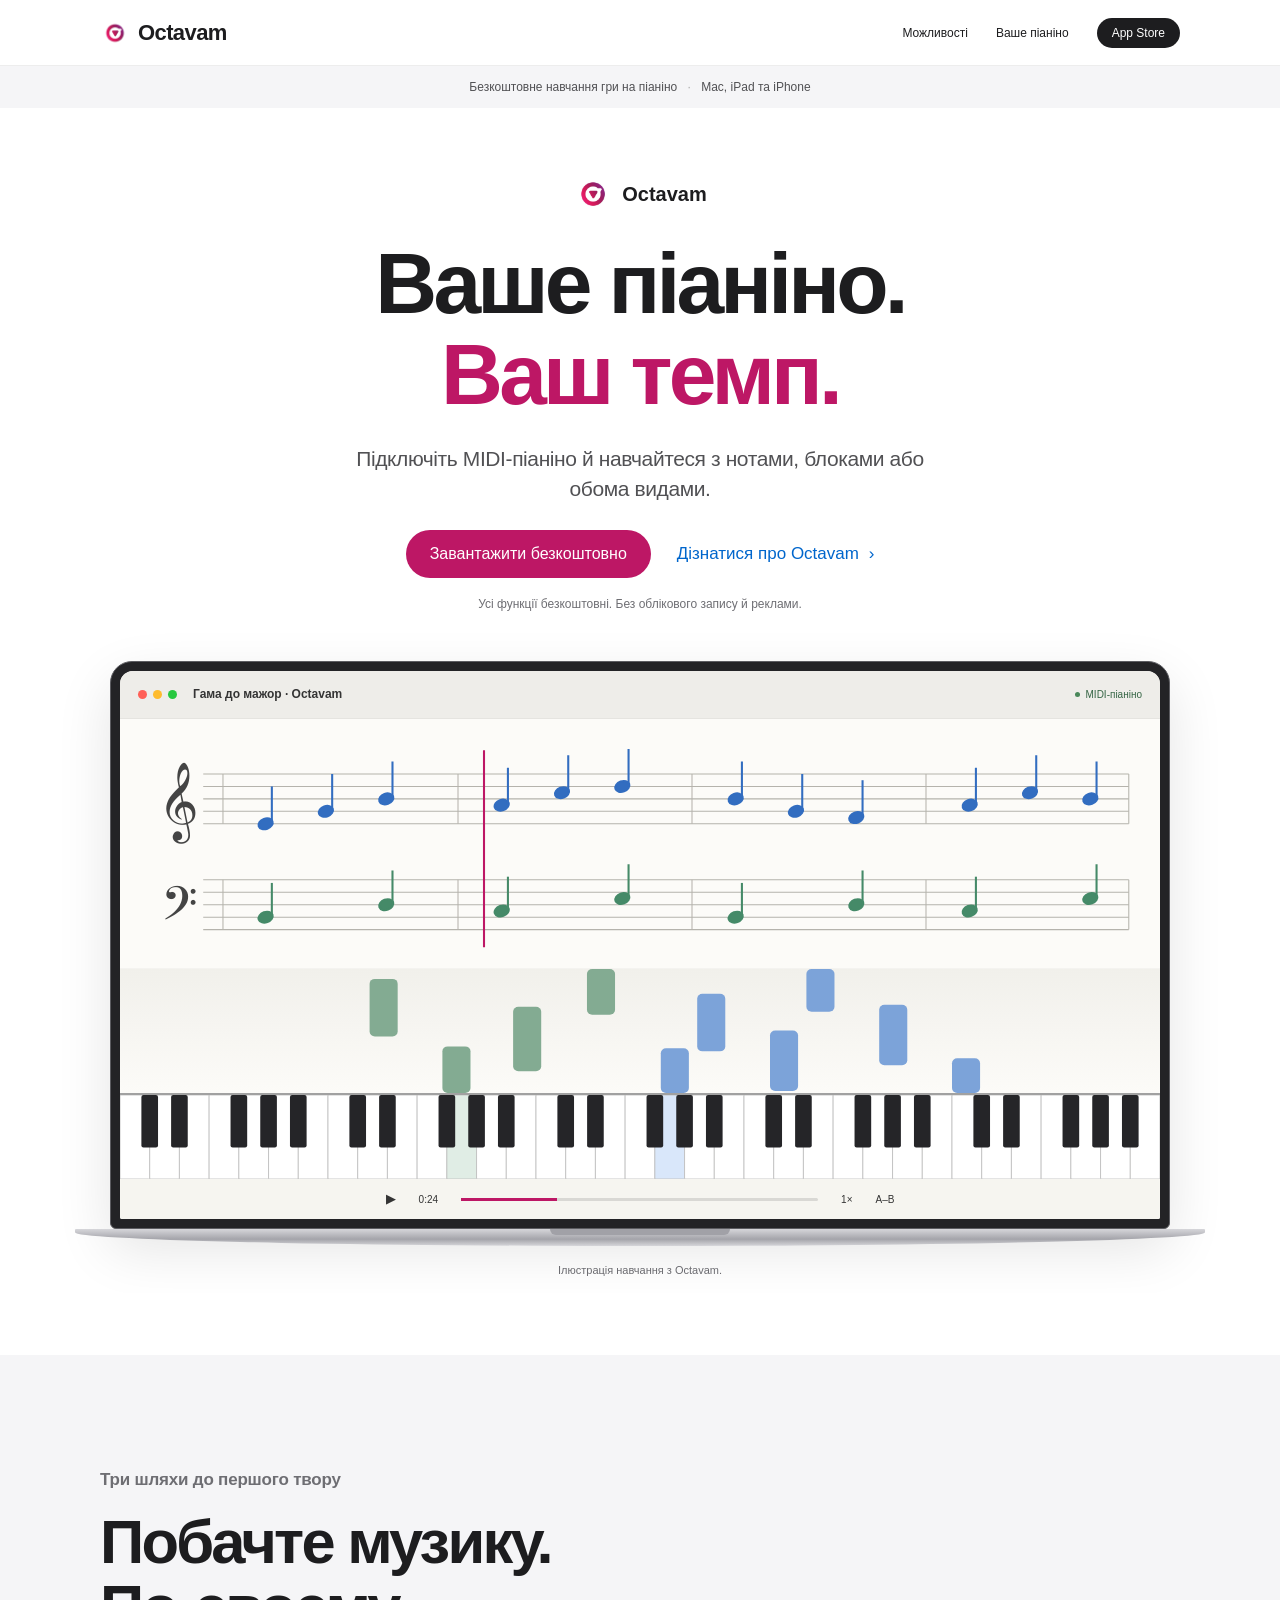
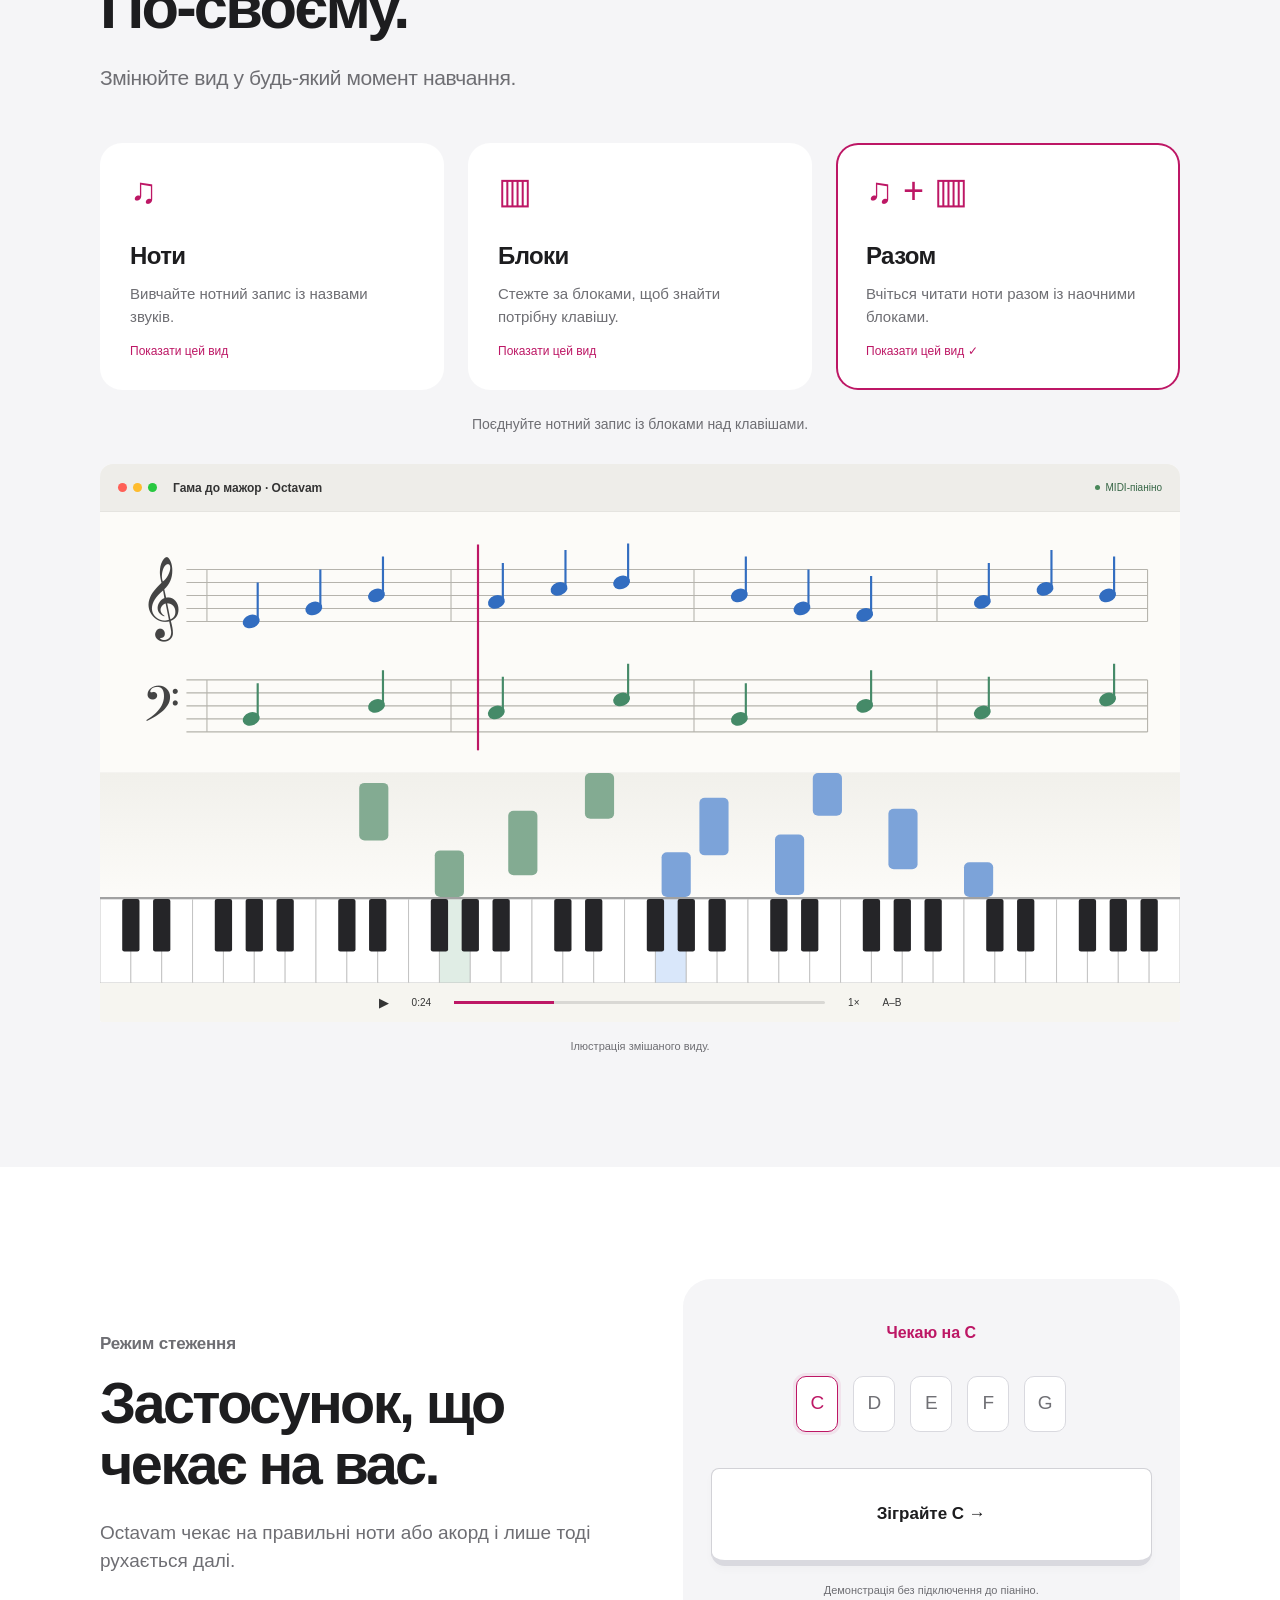
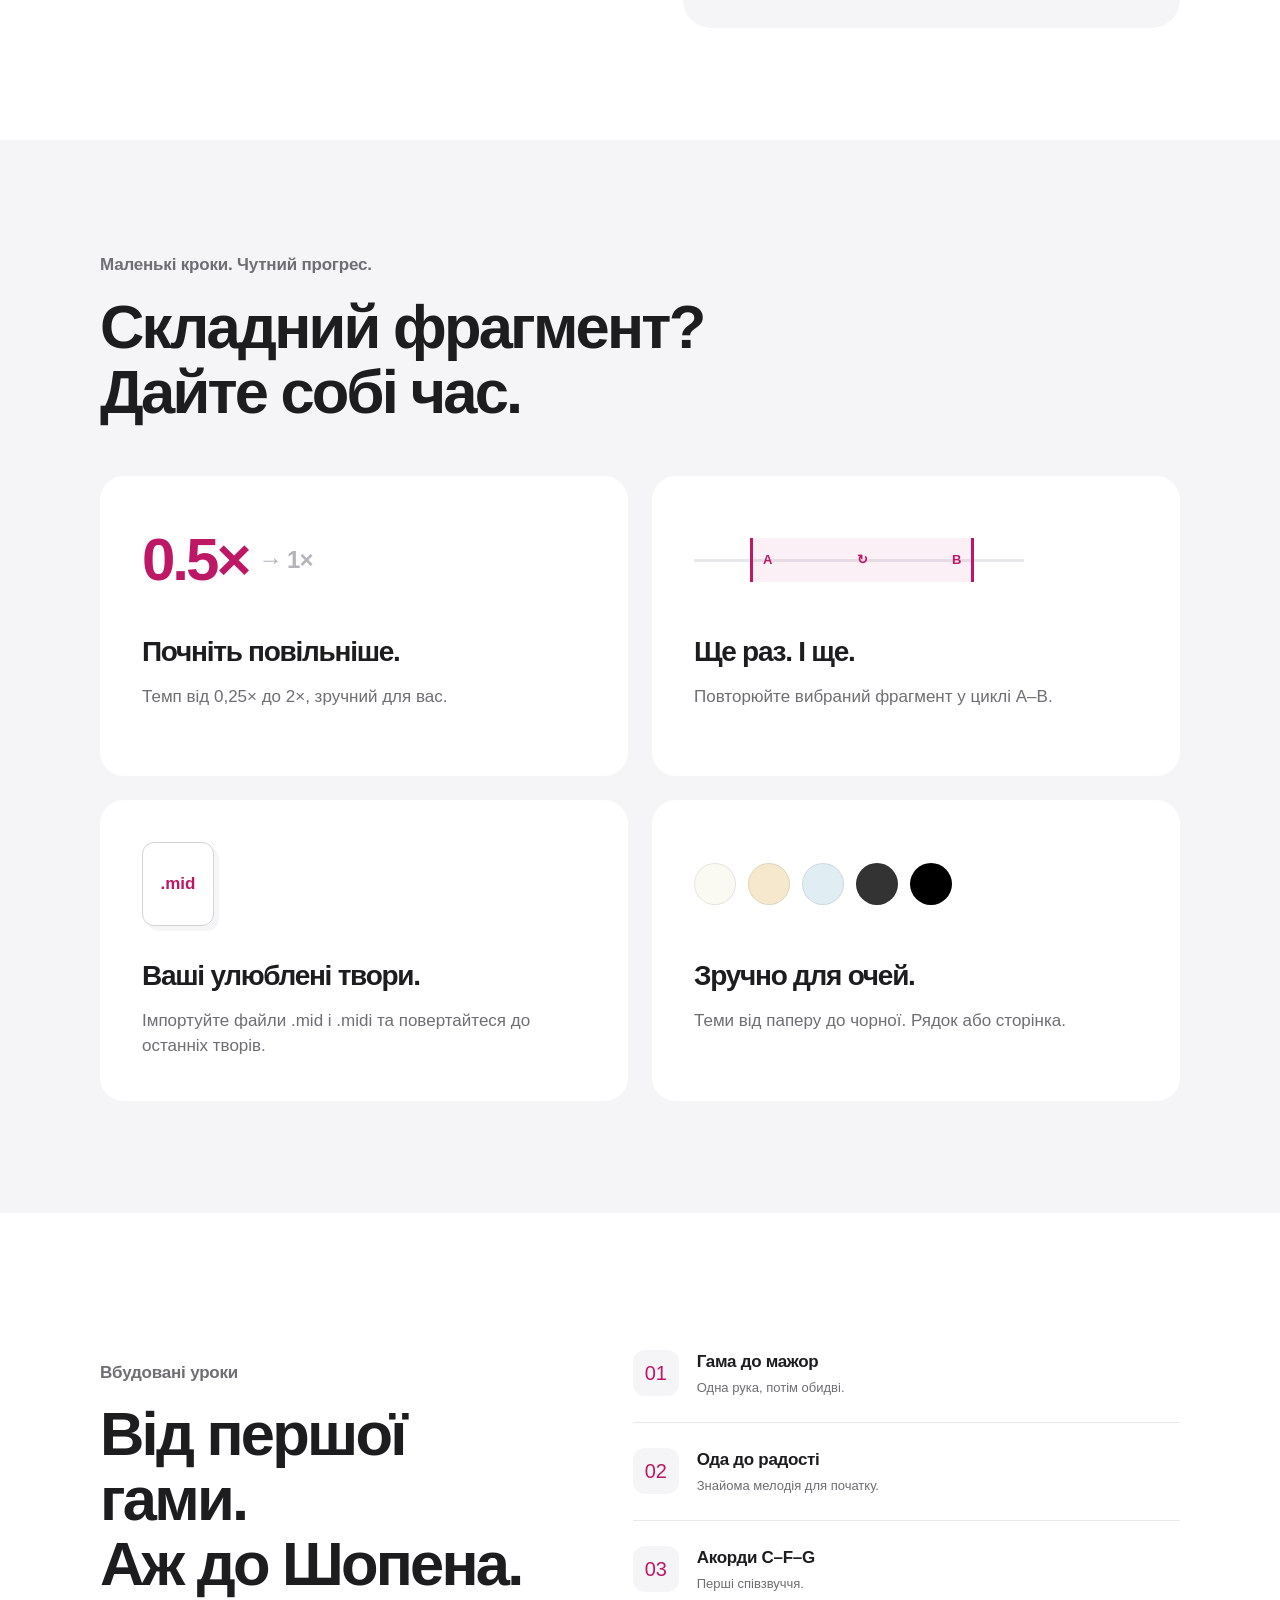
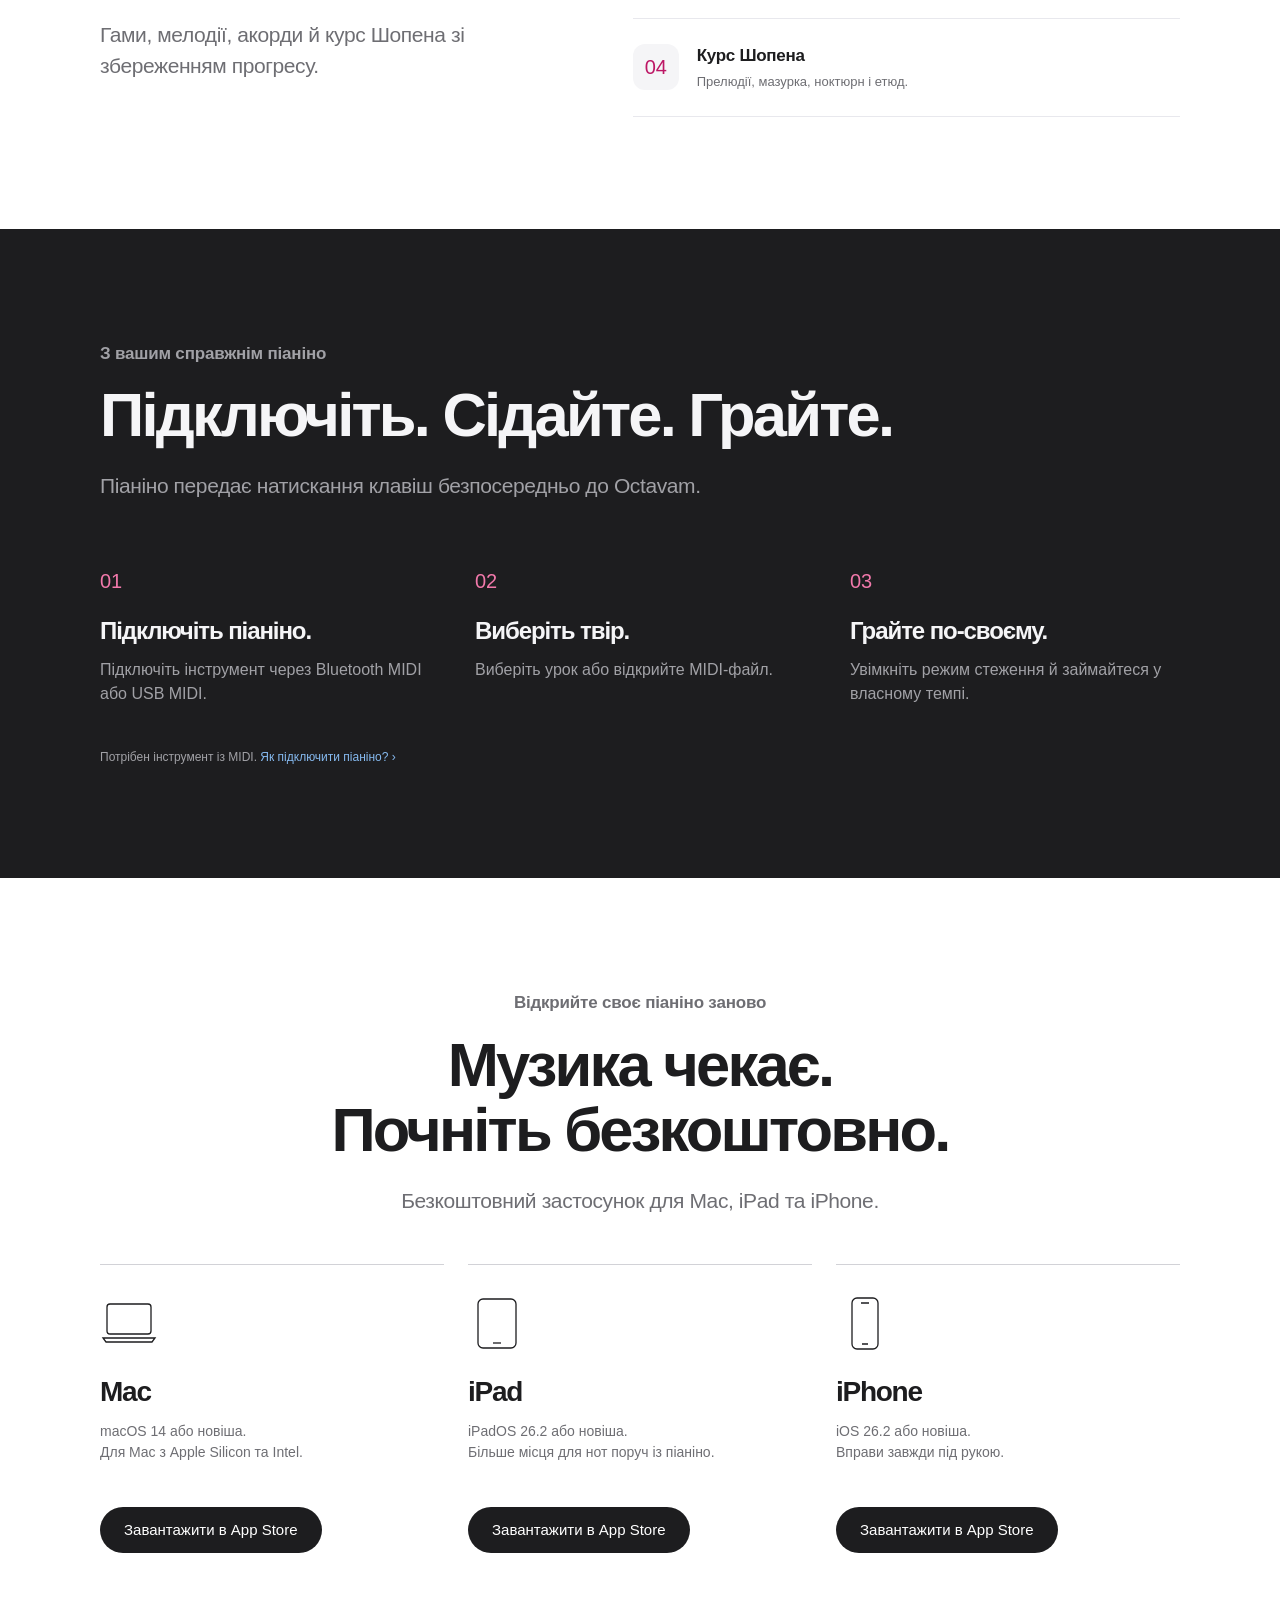
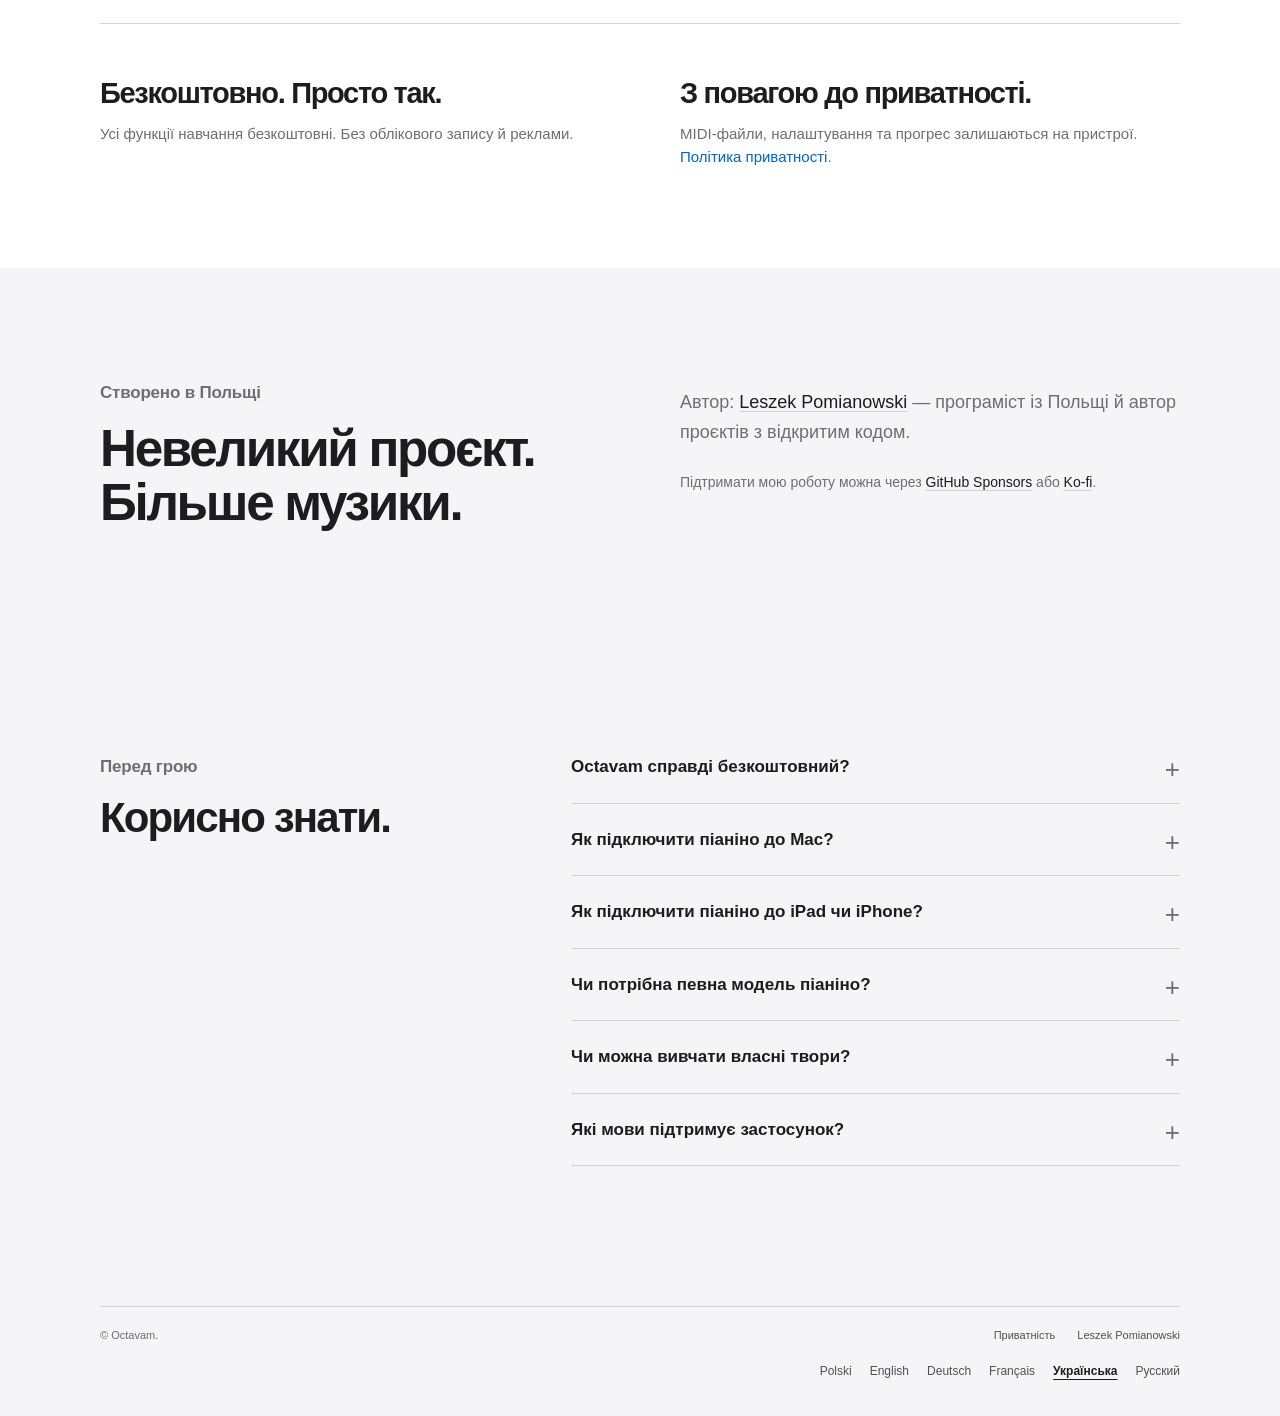
<file: uk/index.html>
<!doctype html>
<html lang="uk">
<head>
<meta charset="utf-8">
<meta name="viewport" content="width=device-width,initial-scale=1">
<title>Octavam — безкоштовне навчання гри на піаніно</title>
<meta name="description" content="Підключіть MIDI-піаніно й навчайтеся з нотами, блоками або обома видами. Безкоштовно на Mac, iPad та iPhone.">
<meta name="author" content="Leszek Pomianowski">
<meta name="robots" content="index, follow, max-image-preview:large">
<meta name="color-scheme" content="light">
<meta name="theme-color" content="#ffffff">
<link rel="canonical" href="https://octavam.com/uk/">
<link rel="alternate" hreflang="pl" href="https://octavam.com/">
<link rel="alternate" hreflang="en" href="https://octavam.com/en/">
<link rel="alternate" hreflang="de" href="https://octavam.com/de/">
<link rel="alternate" hreflang="fr" href="https://octavam.com/fr/">
<link rel="alternate" hreflang="uk" href="https://octavam.com/uk/">
<link rel="alternate" hreflang="ru" href="https://octavam.com/ru/">
<link rel="alternate" hreflang="x-default" href="https://octavam.com/">
<link rel="icon" type="image/png" href="/assets/favicon.png">
<link rel="apple-touch-icon" href="/assets/apple-touch-icon.png">
<meta property="og:type" content="website">
<meta property="og:site_name" content="Octavam">
<meta property="og:title" content="Octavam — безкоштовне навчання гри на піаніно">
<meta property="og:description" content="Підключіть MIDI-піаніно й навчайтеся з нотами, блоками або обома видами. Безкоштовно на Mac, iPad та iPhone.">
<meta property="og:url" content="https://octavam.com/uk/">
<meta property="og:image" content="https://octavam.com/assets/og-image.png">
<meta property="og:image:type" content="image/png">
<meta property="og:image:width" content="1200">
<meta property="og:image:height" content="630">
<meta property="og:image:alt" content="Octavam">
<meta property="og:locale" content="uk_UA">
<meta property="og:locale:alternate" content="pl_PL">
<meta property="og:locale:alternate" content="en_US">
<meta property="og:locale:alternate" content="de_DE">
<meta property="og:locale:alternate" content="fr_FR">
<meta property="og:locale:alternate" content="ru_RU">
<meta name="twitter:card" content="summary_large_image">
<meta name="twitter:title" content="Octavam — безкоштовне навчання гри на піаніно">
<meta name="twitter:description" content="Підключіть MIDI-піаніно й навчайтеся з нотами, блоками або обома видами. Безкоштовно на Mac, iPad та iPhone.">
<meta name="twitter:image" content="https://octavam.com/assets/og-image.png">
<meta name="twitter:image:alt" content="Octavam">
<link rel="stylesheet" href="/assets/style.css">
<script src="/assets/lang.js"></script>
<script src="/assets/site.js" defer></script>
<script type="application/ld+json">{"@context":"https://schema.org","@graph":[{"@type":"WebSite","@id":"https://octavam.com/#website","name":"Octavam","url":"https://octavam.com/","inLanguage":["pl","en","de","fr","uk","ru"],"publisher":{"@id":"https://octavam.com/#creator"}},{"@type":"WebPage","@id":"https://octavam.com/uk/#webpage","url":"https://octavam.com/uk/","name":"Octavam — безкоштовне навчання гри на піаніно","description":"Підключіть MIDI-піаніно й навчайтеся з нотами, блоками або обома видами. Безкоштовно на Mac, iPad та iPhone.","inLanguage":"uk","isPartOf":{"@id":"https://octavam.com/#website"},"about":{"@id":"https://octavam.com/#app"},"mainEntity":{"@id":"https://octavam.com/#app"}},{"@type":"Person","@id":"https://octavam.com/#creator","name":"Leszek Pomianowski","url":"https://lepo.co/","sameAs":["https://github.com/pomianowski"]},{"@type":"SoftwareApplication","@id":"https://octavam.com/#app","name":"Octavam","url":"https://octavam.com/","applicationCategory":"MusicApplication","operatingSystem":"macOS 14+, iPadOS 26.2+, iOS 26.2+","description":"Підключіть MIDI-піаніно й навчайтеся з нотами, блоками або обома видами. Безкоштовно на Mac, iPad та iPhone.","image":"https://octavam.com/assets/og-image.png","inLanguage":["en","pl","ru","uk","de","fr"],"isAccessibleForFree":true,"offers":{"@type":"Offer","price":"0","priceCurrency":"USD"},"creator":{"@id":"https://octavam.com/#creator"},"countryOfOrigin":{"@type":"Country","name":"Poland"}}]}</script>
</head>
<body>
<a class="skip" href="#main">Перейти до вмісту</a>
<header class="nav"><div class="nav-inner">
  <a class="brand" href="/uk/"><img src="/assets/favicon.png" alt="" width="30" height="30">Octavam</a>
  <nav aria-label="Головна навігація"><a class="hide-s" href="#features">Можливості</a><a class="hide-s" href="#connect">Ваше піаніно</a><a class="nav-download" data-app-store href="https://apps.apple.com/">App Store</a></nav>
</div></header>
<main id="main">
<div class="availability">Безкоштовне навчання гри на піаніно <span>·</span> Mac, iPad та iPhone</div>
<section class="hero" aria-labelledby="hero-heading">
  <div class="wrap">
    <p class="product-name"><img src="/assets/logo.png" alt="" width="40" height="40">Octavam</p>
    <h1 id="hero-heading">Ваше піаніно.<br><span>Ваш темп.</span></h1>
    <p class="lead">Підключіть MIDI-піаніно й навчайтеся з нотами, блоками або обома видами.</p>
    <div class="btns"><a class="btn primary" data-app-store href="https://apps.apple.com/">Завантажити безкоштовно</a><a class="text-link" href="#features">Дізнатися про Octavam <span aria-hidden="true">›</span></a></div>
    <p class="hero-note">Усі функції безкоштовні. Без облікового запису й реклами.</p>
  </div>
  <figure class="device-stage"><div class="device-frame"><div class="practice-preview" data-mode="mixed">
      <div class="preview-toolbar" aria-hidden="true"><span class="window-dots"><i></i><i></i><i></i></span><span class="preview-title">Гама до мажор · Octavam</span><span class="preview-connected">MIDI-піаніно</span></div>
      <img id="hero-score" class="score-art" src="/assets/score.svg" width="1000" height="240" alt="Ілюстрація нот, блоків і клавіатури.">
      <img id="hero-blocks" class="blocks-art" src="/assets/blocks.svg" width="1000" height="125" alt="">
      <img class="keyboard-art" src="/assets/keyboard.svg" width="1000" height="85" alt="">
      <div class="preview-transport" aria-hidden="true"><span class="transport-play">▶</span><span>0:24</span><span class="transport-track"><i></i></span><span>1×</span><span>A–B</span></div>
    </div></div><div class="device-base" aria-hidden="true"></div><figcaption class="preview-caption">Ілюстрація навчання з Octavam.</figcaption></figure>
</section>
<section id="features" class="section modes-section" aria-labelledby="modes-heading"><div class="wrap">
  <p class="eyebrow">Три шляхи до першого твору</p><h2 id="modes-heading">Побачте музику.<br>По-своєму.</h2><p class="section-intro">Змінюйте вид у будь-який момент навчання.</p>
  <div class="mode-options" role="group" aria-label="Вибрати вид демонстрації"><button type="button" class="mode-option" data-mode="notation" aria-pressed="false" aria-controls="mode-preview" data-description="Читайте ноти з необов’язковими назвами звуків." data-caption="Ілюстрація нотного виду."><span class="mode-symbol" aria-hidden="true">♫</span><strong>Ноти</strong><span class="mode-copy">Вивчайте нотний запис із назвами звуків.</span><span class="mode-action">Показати цей вид</span></button><button type="button" class="mode-option" data-mode="blocks" aria-pressed="false" aria-controls="mode-preview" data-description="Бачте порядок і тривалість звуків." data-caption="Ілюстрація виду блоків."><span class="mode-symbol" aria-hidden="true">▥</span><strong>Блоки</strong><span class="mode-copy">Стежте за блоками, щоб знайти потрібну клавішу.</span><span class="mode-action">Показати цей вид</span></button><button type="button" class="mode-option" data-mode="mixed" aria-pressed="true" aria-controls="mode-preview" data-description="Поєднуйте нотний запис із блоками над клавішами." data-caption="Ілюстрація змішаного виду."><span class="mode-symbol" aria-hidden="true">♫ + ▥</span><strong>Разом</strong><span class="mode-copy">Вчіться читати ноти разом із наочними блоками.</span><span class="mode-action">Показати цей вид</span></button></div>
  <p id="mode-description" class="mode-description" aria-live="polite">Поєднуйте нотний запис із блоками над клавішами.</p>
  <div class="practice-preview" id="mode-preview" data-mode="mixed">
      <div class="preview-toolbar" aria-hidden="true"><span class="window-dots"><i></i><i></i><i></i></span><span class="preview-title">Гама до мажор · Octavam</span><span class="preview-connected">MIDI-піаніно</span></div>
      <img id="preview-score" class="score-art" src="/assets/score.svg" width="1000" height="240" alt="Ілюстрація нот, блоків і клавіатури." loading="lazy" decoding="async">
      <img id="preview-blocks" class="blocks-art" src="/assets/blocks.svg" width="1000" height="125" alt="" loading="lazy" decoding="async">
      <img class="keyboard-art" src="/assets/keyboard.svg" width="1000" height="85" alt="">
      <div class="preview-transport" aria-hidden="true"><span class="transport-play">▶</span><span>0:24</span><span class="transport-track"><i></i></span><span>1×</span><span>A–B</span></div>
    </div>
  <p id="preview-caption" class="preview-caption center">Ілюстрація змішаного виду.</p>
</div></section>
<section class="section" aria-labelledby="follow-heading"><div class="wrap follow-layout">
  <div class="follow-copy"><p class="eyebrow">Режим стеження</p><h2 id="follow-heading">Застосунок, що<br>чекає на вас.</h2><p>Octavam чекає на правильні ноти або акорд і лише тоді рухається далі.</p></div>
  <div class="follow-demo"><p id="follow-status" class="follow-status" aria-live="polite" data-waiting="Чекаю на {note}" data-done="П’ять звуків. У вашому темпі.">Чекаю на C</p><div class="follow-track" aria-hidden="true"><span class="is-current">C</span><span>D</span><span>E</span><span>F</span><span>G</span></div><div class="follow-controls"><button id="follow-key" class="follow-key" type="button" data-press="Зіграйте {note} →" data-done="Готово ✓">Зіграйте C →</button><button id="restart-demo" class="restart-demo" type="button">Спробувати знову</button><p class="demo-note">Демонстрація без підключення до піаніно.</p></div><p class="follow-fallback">Застосунок чекає на правильну ноту, перш ніж перейти далі.</p></div>
</div></section>
<section class="section features-section" aria-labelledby="practice-heading"><div class="wrap">
  <p class="eyebrow">Маленькі кроки. Чутний прогрес.</p><h2 id="practice-heading">Складний фрагмент?<br>Дайте собі час.</h2><div class="feature-grid"><article class="feature"><div class="feature-visual tempo-visual" aria-hidden="true">0.5× <span>→ 1×</span></div><h3>Почніть повільніше.</h3><p>Темп від 0,25× до 2×, зручний для вас.</p></article><article class="feature"><div class="feature-visual loop-visual" aria-hidden="true"><div class="loop-range"><span>A</span><span>↻</span><span>B</span></div></div><h3>Ще раз. І ще.</h3><p>Повторюйте вибраний фрагмент у циклі A–B.</p></article><article class="feature"><div class="feature-visual" aria-hidden="true"><div class="file-visual">.mid</div></div><h3>Ваші улюблені твори.</h3><p>Імпортуйте файли .mid і .midi та повертайтеся до останніх творів.</p></article><article class="feature"><div class="feature-visual swatches" aria-hidden="true"><i></i><i></i><i></i><i></i><i></i></div><h3>Зручно для очей.</h3><p>Теми від паперу до чорної. Рядок або сторінка.</p></article></div>
</div></section>
<section class="section" aria-labelledby="lessons-heading"><div class="wrap lessons">
  <div><p class="eyebrow">Вбудовані уроки</p><h2 id="lessons-heading">Від першої гами.<br>Аж до Шопена.</h2><p class="section-intro">Гами, мелодії, акорди й курс Шопена зі збереженням прогресу.</p></div><ol class="lesson-list"><li><span class="lesson-number" aria-hidden="true">01</span><div><strong>Гама до мажор</strong><small>Одна рука, потім обидві.</small></div></li><li><span class="lesson-number" aria-hidden="true">02</span><div><strong>Ода до радості</strong><small>Знайома мелодія для початку.</small></div></li><li><span class="lesson-number" aria-hidden="true">03</span><div><strong>Акорди C–F–G</strong><small>Перші співзвуччя.</small></div></li><li><span class="lesson-number" aria-hidden="true">04</span><div><strong>Курс Шопена</strong><small>Прелюдії, мазурка, ноктюрн і етюд.</small></div></li></ol>
</div></section>
<section id="connect" class="section connection-section" aria-labelledby="connect-heading"><div class="wrap">
  <p class="eyebrow">З вашим справжнім піаніно</p><h2 id="connect-heading">Підключіть. Сідайте. Грайте.</h2><p class="section-intro">Піаніно передає натискання клавіш безпосередньо до Octavam.</p><ol class="connection-steps"><li><span class="step-num" aria-hidden="true">01</span><h3>Підключіть піаніно.</h3><p>Підключіть інструмент через Bluetooth MIDI або USB MIDI.</p></li><li><span class="step-num" aria-hidden="true">02</span><h3>Виберіть твір.</h3><p>Виберіть урок або відкрийте MIDI-файл.</p></li><li><span class="step-num" aria-hidden="true">03</span><h3>Грайте по-своєму.</h3><p>Увімкніть режим стеження й займайтеся у власному темпі.</p></li></ol><p class="connection-footnote">Потрібен інструмент із MIDI. <a href="#pairing">Як підключити піаніно? <span aria-hidden="true">›</span></a></p>
</div></section>
<section id="download" class="section download-section" aria-labelledby="download-heading"><div class="wrap center">
  <p class="eyebrow">Відкрийте своє піаніно заново</p><h2 id="download-heading">Музика чекає.<br>Почніть безкоштовно.</h2><p class="section-intro">Безкоштовний застосунок для Mac, iPad та iPhone.</p><div class="download-grid"><article class="download-card"><svg class="platform-icon" viewBox="0 0 58 58" aria-hidden="true"><rect x="7" y="9" width="44" height="30" rx="3"/><path d="M3 43h52l-3 4H6z"/></svg><h3>Mac</h3><p>macOS 14 або новіша.<br>Для Mac з Apple Silicon та Intel.</p><a class="btn" data-app-store href="https://apps.apple.com/">Завантажити в App Store</a></article><article class="download-card"><svg class="platform-icon" viewBox="0 0 58 58" aria-hidden="true"><rect x="10" y="4" width="38" height="49" rx="5"/><path d="M25 48h8"/></svg><h3>iPad</h3><p>iPadOS 26.2 або новіша.<br>Більше місця для нот поруч із піаніно.</p><a class="btn" data-app-store href="https://apps.apple.com/">Завантажити в App Store</a></article><article class="download-card"><svg class="platform-icon" viewBox="0 0 58 58" aria-hidden="true"><rect x="16" y="3" width="26" height="51" rx="5"/><path d="M25 8h8M26 49h6"/></svg><h3>iPhone</h3><p>iOS 26.2 або новіша.<br>Вправи завжди під рукою.</p><a class="btn" data-app-store href="https://apps.apple.com/">Завантажити в App Store</a></article></div>
  <div class="free-note"><div><h3>Безкоштовно. Просто так.</h3><p>Усі функції навчання безкоштовні. Без облікового запису й реклами.</p></div><div><h3>З повагою до приватності.</h3><p>MIDI-файли, налаштування та прогрес залишаються на пристрої. <a href="/uk/privacy.html">Політика приватності</a>.</p></div></div>
</div></section>
<section id="about" class="section about-section" aria-labelledby="about-heading"><div class="wrap about-layout">
  <div><p class="eyebrow">Створено в Польщі</p><h2 id="about-heading">Невеликий проєкт.<br>Більше музики.</h2></div>
  <div class="about-copy"><p>Автор: <a href="https://lepo.co/" rel="author">Leszek Pomianowski</a> — програміст із Польщі й автор проєктів з відкритим кодом.</p>
  <p class="support-note">Підтримати мою роботу можна через <a href="https://github.com/sponsors/pomianowski">GitHub Sponsors</a> або <a href="https://ko-fi.com/pomian">Ko-fi</a>.</p></div>
</div></section>
<section id="faq" class="section faq-section" aria-labelledby="faq-heading"><div class="wrap faq-layout">
  <div><p class="eyebrow">Перед грою</p><h2 id="faq-heading">Корисно знати.</h2></div><div><details><summary>Octavam справді безкоштовний?</summary><p>Так, усі функції навчання безкоштовні. Підтримка автора добровільна.</p></details><details id="pairing"><summary>Як підключити піаніно до Mac?</summary><ol><li>Увімкніть Bluetooth MIDI на піаніно.</li><li>На Mac відкрийте Конфігурацію Audio MIDI → Вікно → Показати MIDI-студію.</li><li>Натисніть значок Bluetooth і підключіть інструмент.</li><li>Виберіть піаніно на панелі пристроїв Octavam.</li></ol></details><details><summary>Як підключити піаніно до iPad чи iPhone?</summary><p>На панелі пристроїв виберіть «Підключити пристрій Bluetooth MIDI». Для USB MIDI потрібен відповідний кабель.</p></details><details><summary>Чи потрібна певна модель піаніно?</summary><p>Достатньо Bluetooth MIDI або USB MIDI. Сам Bluetooth-аудіо й гра через мікрофон не підтримуються.</p></details><details><summary>Чи можна вивчати власні твори?</summary><p>Так, відкрийте файл .mid або .midi. На Mac: ⇧⌘O.</p></details><details><summary>Які мови підтримує застосунок?</summary><p>Польську, англійську, німецьку, французьку, українську та російську.</p></details></div>
</div></section>
</main>
<footer><div class="wrap"><div class="footer-inner"><p>© Octavam.</p><div class="footer-links"><a href="/uk/privacy.html">Приватність</a><a href="https://lepo.co/" rel="author">Leszek Pomianowski</a></div></div><nav class="footer-languages" aria-label="Вибрати мову"><a class="language-link" href="/?lang=pl" hreflang="pl" lang="pl">Polski</a><a class="language-link" href="/en/?lang=en" hreflang="en" lang="en">English</a><a class="language-link" href="/de/?lang=de" hreflang="de" lang="de">Deutsch</a><a class="language-link" href="/fr/?lang=fr" hreflang="fr" lang="fr">Français</a><a class="language-link" href="/uk/?lang=uk" hreflang="uk" lang="uk" aria-current="page">Українська</a><a class="language-link" href="/ru/?lang=ru" hreflang="ru" lang="ru">Русский</a></nav></div></footer>
</body>
</html>
</file>
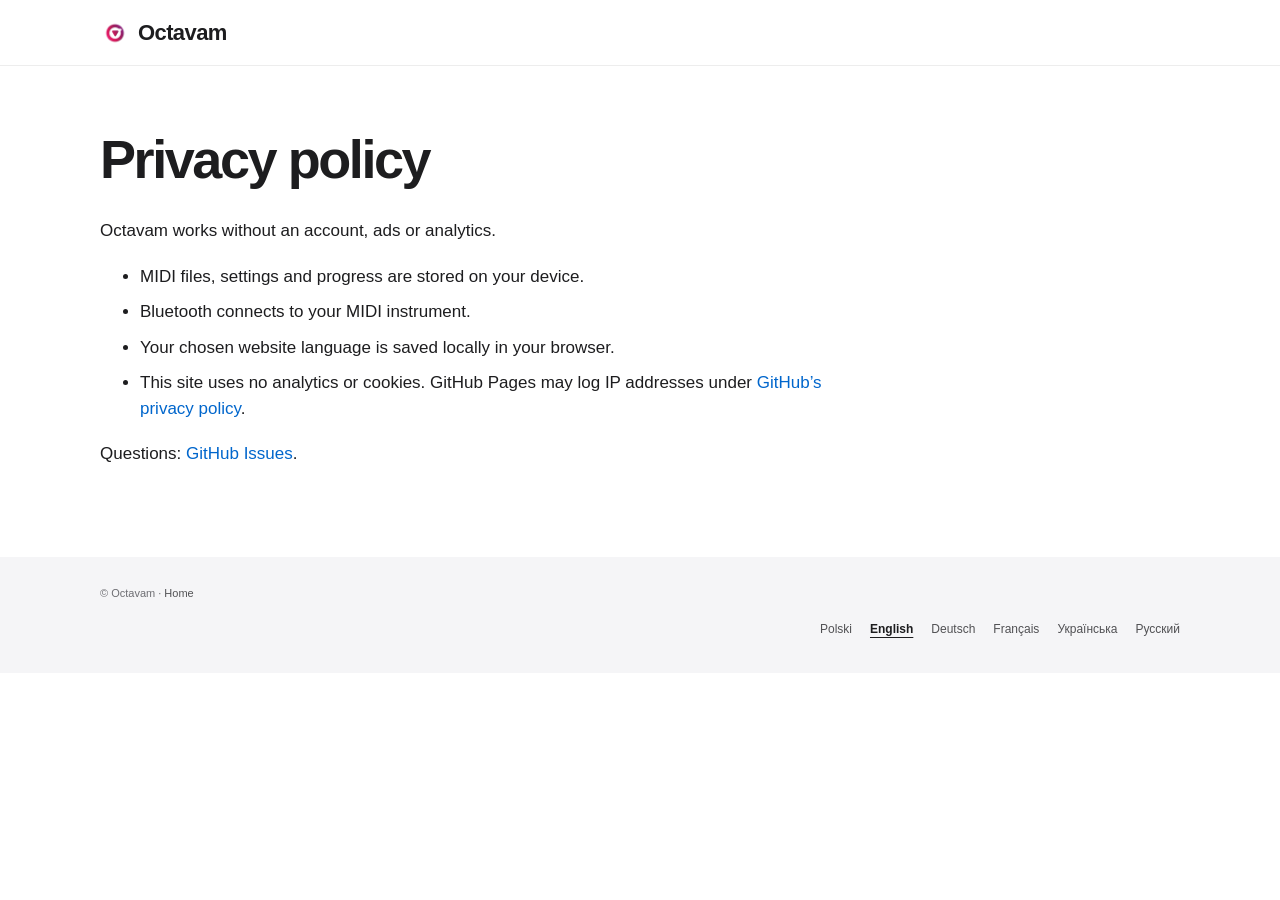
<file: privacy.html>
<!doctype html>
<html lang="pl">
<head>
<meta charset="utf-8">
<meta name="viewport" content="width=device-width,initial-scale=1">
<title>Polityka prywatności — Octavam</title>
<meta name="description" content="Prywatność w Octavam. Pliki i postępy na urządzeniu, bez konta, reklam i analityki.">
<meta name="author" content="Leszek Pomianowski">
<meta name="robots" content="index, follow, max-image-preview:large">
<meta name="color-scheme" content="light">
<meta name="theme-color" content="#ffffff">
<link rel="canonical" href="https://octavam.com/privacy.html">
<link rel="alternate" hreflang="pl" href="https://octavam.com/privacy.html">
<link rel="alternate" hreflang="en" href="https://octavam.com/en/privacy.html">
<link rel="alternate" hreflang="de" href="https://octavam.com/de/privacy.html">
<link rel="alternate" hreflang="fr" href="https://octavam.com/fr/privacy.html">
<link rel="alternate" hreflang="uk" href="https://octavam.com/uk/privacy.html">
<link rel="alternate" hreflang="ru" href="https://octavam.com/ru/privacy.html">
<link rel="alternate" hreflang="x-default" href="https://octavam.com/privacy.html">
<link rel="icon" type="image/png" href="/assets/favicon.png">
<link rel="apple-touch-icon" href="/assets/apple-touch-icon.png">
<meta property="og:type" content="website">
<meta property="og:site_name" content="Octavam">
<meta property="og:title" content="Polityka prywatności — Octavam">
<meta property="og:description" content="Prywatność w Octavam. Pliki i postępy na urządzeniu, bez konta, reklam i analityki.">
<meta property="og:url" content="https://octavam.com/privacy.html">
<meta property="og:image" content="https://octavam.com/assets/og-image.png">
<meta property="og:image:type" content="image/png">
<meta property="og:image:width" content="1200">
<meta property="og:image:height" content="630">
<meta property="og:image:alt" content="Octavam">
<meta property="og:locale" content="pl_PL">
<meta property="og:locale:alternate" content="en_US">
<meta property="og:locale:alternate" content="de_DE">
<meta property="og:locale:alternate" content="fr_FR">
<meta property="og:locale:alternate" content="uk_UA">
<meta property="og:locale:alternate" content="ru_RU">
<meta name="twitter:card" content="summary_large_image">
<meta name="twitter:title" content="Polityka prywatności — Octavam">
<meta name="twitter:description" content="Prywatność w Octavam. Pliki i postępy na urządzeniu, bez konta, reklam i analityki.">
<meta name="twitter:image" content="https://octavam.com/assets/og-image.png">
<meta name="twitter:image:alt" content="Octavam">
<link rel="stylesheet" href="/assets/style.css">
<script src="/assets/lang.js"></script>

<script type="application/ld+json">{"@context":"https://schema.org","@graph":[{"@type":"WebSite","@id":"https://octavam.com/#website","name":"Octavam","url":"https://octavam.com/","inLanguage":["pl","en","de","fr","uk","ru"],"publisher":{"@id":"https://octavam.com/#creator"}},{"@type":"WebPage","@id":"https://octavam.com/privacy.html#webpage","url":"https://octavam.com/privacy.html","name":"Polityka prywatności — Octavam","description":"Prywatność w Octavam. Pliki i postępy na urządzeniu, bez konta, reklam i analityki.","inLanguage":"pl","isPartOf":{"@id":"https://octavam.com/#website"},"about":{"@id":"https://octavam.com/#app"}},{"@type":"Person","@id":"https://octavam.com/#creator","name":"Leszek Pomianowski","url":"https://lepo.co/","sameAs":["https://github.com/pomianowski"]}]}</script>
</head>
<body>
<header class="nav"><div class="nav-inner"><a class="brand" href="/"><img src="/assets/favicon.png" alt="" width="30" height="30">Octavam</a></div></header>
<main class="wrap"><article class="prose"><h1>Polityka prywatności</h1><p>Octavam działa bez konta, reklam i analityki.</p><ul><li>Pliki MIDI, ustawienia i postępy są zapisane na urządzeniu.</li><li>Bluetooth służy do połączenia z instrumentem MIDI.</li><li>Wybrany język strony jest zapamiętywany lokalnie w przeglądarce.</li><li>Strona nie używa analityki ani plików cookie. GitHub Pages może rejestrować adresy IP zgodnie z <a href="https://docs.github.com/en/site-policy/privacy-policies/github-general-privacy-statement">polityką prywatności GitHuba</a>.</li></ul><p>Pytania: <a href="https://github.com/lepoco/octavam/issues">GitHub Issues</a>.</p></article></main>
<footer><div class="wrap"><p>© Octavam · <a href="/">Strona główna</a></p><nav class="footer-languages" aria-label="Wybierz język"><a class="language-link" href="/privacy.html?lang=pl" hreflang="pl" lang="pl" aria-current="page">Polski</a><a class="language-link" href="/en/privacy.html?lang=en" hreflang="en" lang="en">English</a><a class="language-link" href="/de/privacy.html?lang=de" hreflang="de" lang="de">Deutsch</a><a class="language-link" href="/fr/privacy.html?lang=fr" hreflang="fr" lang="fr">Français</a><a class="language-link" href="/uk/privacy.html?lang=uk" hreflang="uk" lang="uk">Українська</a><a class="language-link" href="/ru/privacy.html?lang=ru" hreflang="ru" lang="ru">Русский</a></nav></div></footer>
</body>
</html>
</file>
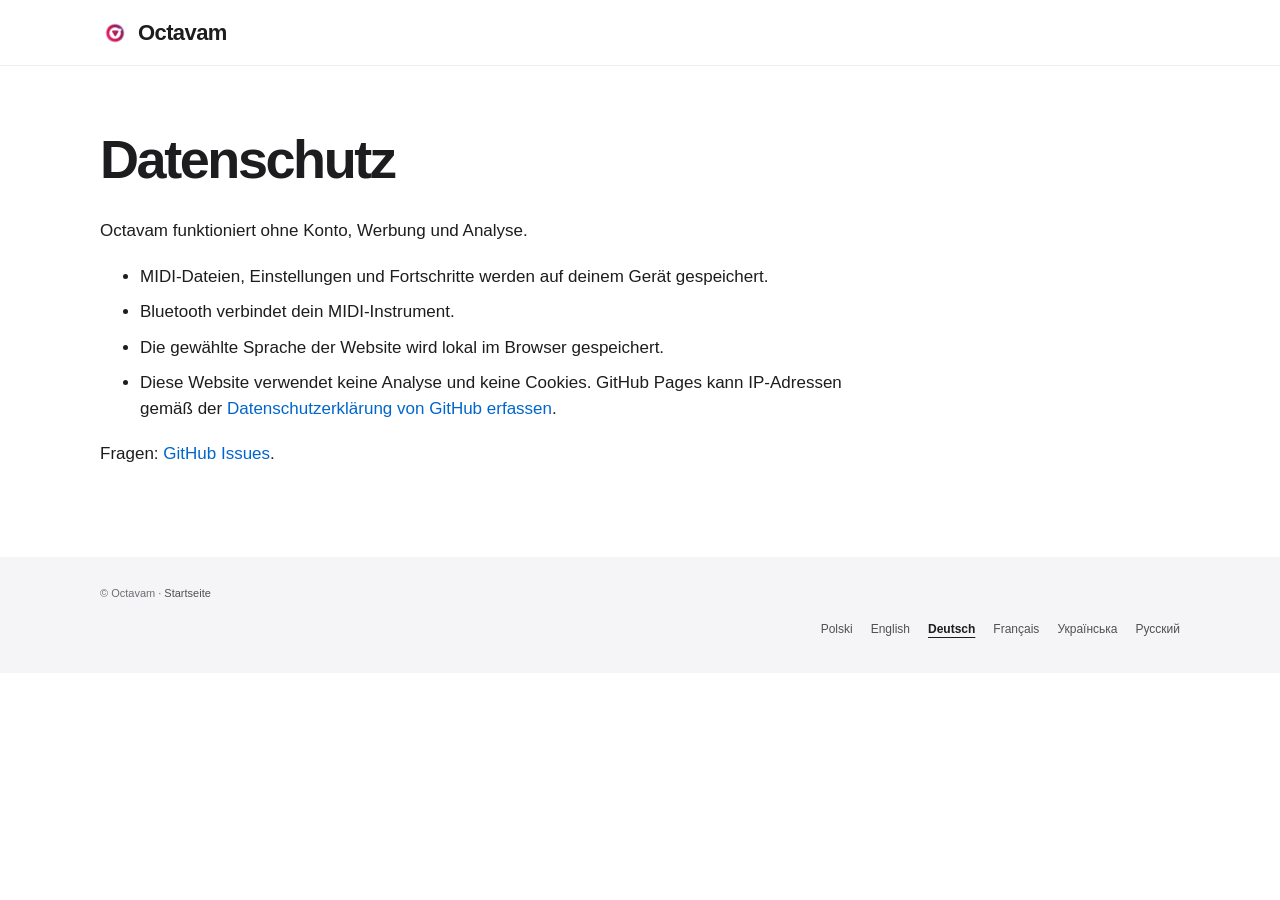
<file: de/privacy.html>
<!doctype html>
<html lang="de">
<head>
<meta charset="utf-8">
<meta name="viewport" content="width=device-width,initial-scale=1">
<title>Datenschutz — Octavam</title>
<meta name="description" content="Datenschutz bei Octavam. Dateien und Fortschritte bleiben auf deinem Gerät. Ohne Konto, Werbung und Analyse.">
<meta name="author" content="Leszek Pomianowski">
<meta name="robots" content="index, follow, max-image-preview:large">
<meta name="color-scheme" content="light">
<meta name="theme-color" content="#ffffff">
<link rel="canonical" href="https://octavam.com/de/privacy.html">
<link rel="alternate" hreflang="pl" href="https://octavam.com/privacy.html">
<link rel="alternate" hreflang="en" href="https://octavam.com/en/privacy.html">
<link rel="alternate" hreflang="de" href="https://octavam.com/de/privacy.html">
<link rel="alternate" hreflang="fr" href="https://octavam.com/fr/privacy.html">
<link rel="alternate" hreflang="uk" href="https://octavam.com/uk/privacy.html">
<link rel="alternate" hreflang="ru" href="https://octavam.com/ru/privacy.html">
<link rel="alternate" hreflang="x-default" href="https://octavam.com/privacy.html">
<link rel="icon" type="image/png" href="/assets/favicon.png">
<link rel="apple-touch-icon" href="/assets/apple-touch-icon.png">
<meta property="og:type" content="website">
<meta property="og:site_name" content="Octavam">
<meta property="og:title" content="Datenschutz — Octavam">
<meta property="og:description" content="Datenschutz bei Octavam. Dateien und Fortschritte bleiben auf deinem Gerät. Ohne Konto, Werbung und Analyse.">
<meta property="og:url" content="https://octavam.com/de/privacy.html">
<meta property="og:image" content="https://octavam.com/assets/og-image.png">
<meta property="og:image:type" content="image/png">
<meta property="og:image:width" content="1200">
<meta property="og:image:height" content="630">
<meta property="og:image:alt" content="Octavam">
<meta property="og:locale" content="de_DE">
<meta property="og:locale:alternate" content="pl_PL">
<meta property="og:locale:alternate" content="en_US">
<meta property="og:locale:alternate" content="fr_FR">
<meta property="og:locale:alternate" content="uk_UA">
<meta property="og:locale:alternate" content="ru_RU">
<meta name="twitter:card" content="summary_large_image">
<meta name="twitter:title" content="Datenschutz — Octavam">
<meta name="twitter:description" content="Datenschutz bei Octavam. Dateien und Fortschritte bleiben auf deinem Gerät. Ohne Konto, Werbung und Analyse.">
<meta name="twitter:image" content="https://octavam.com/assets/og-image.png">
<meta name="twitter:image:alt" content="Octavam">
<link rel="stylesheet" href="/assets/style.css">
<script src="/assets/lang.js"></script>

<script type="application/ld+json">{"@context":"https://schema.org","@graph":[{"@type":"WebSite","@id":"https://octavam.com/#website","name":"Octavam","url":"https://octavam.com/","inLanguage":["pl","en","de","fr","uk","ru"],"publisher":{"@id":"https://octavam.com/#creator"}},{"@type":"WebPage","@id":"https://octavam.com/de/privacy.html#webpage","url":"https://octavam.com/de/privacy.html","name":"Datenschutz — Octavam","description":"Datenschutz bei Octavam. Dateien und Fortschritte bleiben auf deinem Gerät. Ohne Konto, Werbung und Analyse.","inLanguage":"de","isPartOf":{"@id":"https://octavam.com/#website"},"about":{"@id":"https://octavam.com/#app"}},{"@type":"Person","@id":"https://octavam.com/#creator","name":"Leszek Pomianowski","url":"https://lepo.co/","sameAs":["https://github.com/pomianowski"]}]}</script>
</head>
<body>
<header class="nav"><div class="nav-inner"><a class="brand" href="/de/"><img src="/assets/favicon.png" alt="" width="30" height="30">Octavam</a></div></header>
<main class="wrap"><article class="prose"><h1>Datenschutz</h1><p>Octavam funktioniert ohne Konto, Werbung und Analyse.</p><ul><li>MIDI-Dateien, Einstellungen und Fortschritte werden auf deinem Gerät gespeichert.</li><li>Bluetooth verbindet dein MIDI-Instrument.</li><li>Die gewählte Sprache der Website wird lokal im Browser gespeichert.</li><li>Diese Website verwendet keine Analyse und keine Cookies. GitHub Pages kann IP-Adressen gemäß der <a href="https://docs.github.com/en/site-policy/privacy-policies/github-general-privacy-statement">Datenschutzerklärung von GitHub erfassen</a>.</li></ul><p>Fragen: <a href="https://github.com/lepoco/octavam/issues">GitHub Issues</a>.</p></article></main>
<footer><div class="wrap"><p>© Octavam · <a href="/de/">Startseite</a></p><nav class="footer-languages" aria-label="Sprache wählen"><a class="language-link" href="/privacy.html?lang=pl" hreflang="pl" lang="pl">Polski</a><a class="language-link" href="/en/privacy.html?lang=en" hreflang="en" lang="en">English</a><a class="language-link" href="/de/privacy.html?lang=de" hreflang="de" lang="de" aria-current="page">Deutsch</a><a class="language-link" href="/fr/privacy.html?lang=fr" hreflang="fr" lang="fr">Français</a><a class="language-link" href="/uk/privacy.html?lang=uk" hreflang="uk" lang="uk">Українська</a><a class="language-link" href="/ru/privacy.html?lang=ru" hreflang="ru" lang="ru">Русский</a></nav></div></footer>
</body>
</html>
</file>
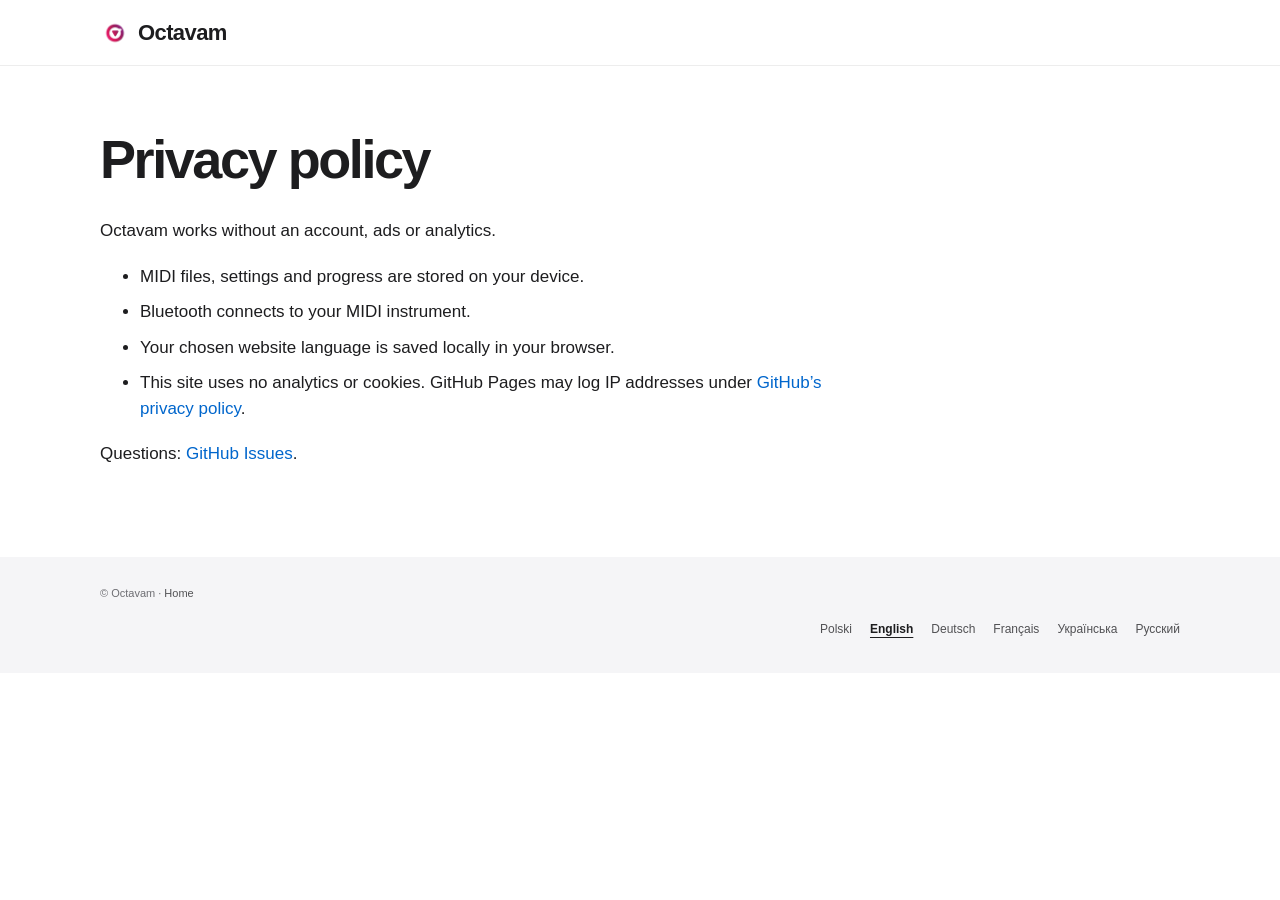
<file: en/privacy.html>
<!doctype html>
<html lang="en">
<head>
<meta charset="utf-8">
<meta name="viewport" content="width=device-width,initial-scale=1">
<title>Privacy policy — Octavam</title>
<meta name="description" content="Privacy in Octavam. Files and progress stay on your device. No account, ads or analytics.">
<meta name="author" content="Leszek Pomianowski">
<meta name="robots" content="index, follow, max-image-preview:large">
<meta name="color-scheme" content="light">
<meta name="theme-color" content="#ffffff">
<link rel="canonical" href="https://octavam.com/en/privacy.html">
<link rel="alternate" hreflang="pl" href="https://octavam.com/privacy.html">
<link rel="alternate" hreflang="en" href="https://octavam.com/en/privacy.html">
<link rel="alternate" hreflang="de" href="https://octavam.com/de/privacy.html">
<link rel="alternate" hreflang="fr" href="https://octavam.com/fr/privacy.html">
<link rel="alternate" hreflang="uk" href="https://octavam.com/uk/privacy.html">
<link rel="alternate" hreflang="ru" href="https://octavam.com/ru/privacy.html">
<link rel="alternate" hreflang="x-default" href="https://octavam.com/privacy.html">
<link rel="icon" type="image/png" href="/assets/favicon.png">
<link rel="apple-touch-icon" href="/assets/apple-touch-icon.png">
<meta property="og:type" content="website">
<meta property="og:site_name" content="Octavam">
<meta property="og:title" content="Privacy policy — Octavam">
<meta property="og:description" content="Privacy in Octavam. Files and progress stay on your device. No account, ads or analytics.">
<meta property="og:url" content="https://octavam.com/en/privacy.html">
<meta property="og:image" content="https://octavam.com/assets/og-image.png">
<meta property="og:image:type" content="image/png">
<meta property="og:image:width" content="1200">
<meta property="og:image:height" content="630">
<meta property="og:image:alt" content="Octavam">
<meta property="og:locale" content="en_US">
<meta property="og:locale:alternate" content="pl_PL">
<meta property="og:locale:alternate" content="de_DE">
<meta property="og:locale:alternate" content="fr_FR">
<meta property="og:locale:alternate" content="uk_UA">
<meta property="og:locale:alternate" content="ru_RU">
<meta name="twitter:card" content="summary_large_image">
<meta name="twitter:title" content="Privacy policy — Octavam">
<meta name="twitter:description" content="Privacy in Octavam. Files and progress stay on your device. No account, ads or analytics.">
<meta name="twitter:image" content="https://octavam.com/assets/og-image.png">
<meta name="twitter:image:alt" content="Octavam">
<link rel="stylesheet" href="/assets/style.css">
<script src="/assets/lang.js"></script>

<script type="application/ld+json">{"@context":"https://schema.org","@graph":[{"@type":"WebSite","@id":"https://octavam.com/#website","name":"Octavam","url":"https://octavam.com/","inLanguage":["pl","en","de","fr","uk","ru"],"publisher":{"@id":"https://octavam.com/#creator"}},{"@type":"WebPage","@id":"https://octavam.com/en/privacy.html#webpage","url":"https://octavam.com/en/privacy.html","name":"Privacy policy — Octavam","description":"Privacy in Octavam. Files and progress stay on your device. No account, ads or analytics.","inLanguage":"en","isPartOf":{"@id":"https://octavam.com/#website"},"about":{"@id":"https://octavam.com/#app"}},{"@type":"Person","@id":"https://octavam.com/#creator","name":"Leszek Pomianowski","url":"https://lepo.co/","sameAs":["https://github.com/pomianowski"]}]}</script>
</head>
<body>
<header class="nav"><div class="nav-inner"><a class="brand" href="/en/"><img src="/assets/favicon.png" alt="" width="30" height="30">Octavam</a></div></header>
<main class="wrap"><article class="prose"><h1>Privacy policy</h1><p>Octavam works without an account, ads or analytics.</p><ul><li>MIDI files, settings and progress are stored on your device.</li><li>Bluetooth connects to your MIDI instrument.</li><li>Your chosen website language is saved locally in your browser.</li><li>This site uses no analytics or cookies. GitHub Pages may log IP addresses under <a href="https://docs.github.com/en/site-policy/privacy-policies/github-general-privacy-statement">GitHub’s privacy policy</a>.</li></ul><p>Questions: <a href="https://github.com/lepoco/octavam/issues">GitHub Issues</a>.</p></article></main>
<footer><div class="wrap"><p>© Octavam · <a href="/en/">Home</a></p><nav class="footer-languages" aria-label="Choose language"><a class="language-link" href="/privacy.html?lang=pl" hreflang="pl" lang="pl">Polski</a><a class="language-link" href="/en/privacy.html?lang=en" hreflang="en" lang="en" aria-current="page">English</a><a class="language-link" href="/de/privacy.html?lang=de" hreflang="de" lang="de">Deutsch</a><a class="language-link" href="/fr/privacy.html?lang=fr" hreflang="fr" lang="fr">Français</a><a class="language-link" href="/uk/privacy.html?lang=uk" hreflang="uk" lang="uk">Українська</a><a class="language-link" href="/ru/privacy.html?lang=ru" hreflang="ru" lang="ru">Русский</a></nav></div></footer>
</body>
</html>
</file>
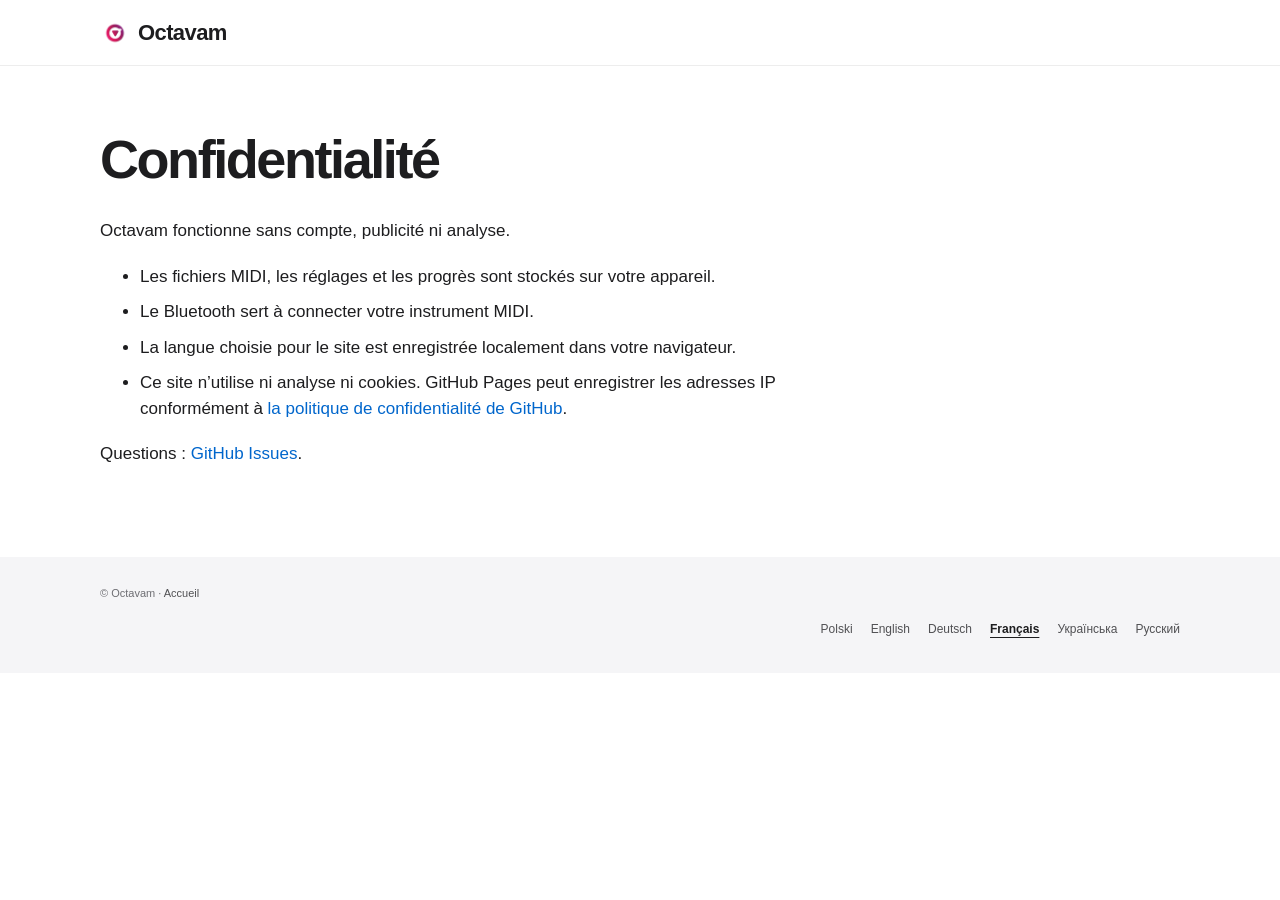
<file: fr/privacy.html>
<!doctype html>
<html lang="fr">
<head>
<meta charset="utf-8">
<meta name="viewport" content="width=device-width,initial-scale=1">
<title>Confidentialité — Octavam</title>
<meta name="description" content="Confidentialité dans Octavam. Fichiers et progrès restent sur votre appareil. Sans compte, publicité ni analyse.">
<meta name="author" content="Leszek Pomianowski">
<meta name="robots" content="index, follow, max-image-preview:large">
<meta name="color-scheme" content="light">
<meta name="theme-color" content="#ffffff">
<link rel="canonical" href="https://octavam.com/fr/privacy.html">
<link rel="alternate" hreflang="pl" href="https://octavam.com/privacy.html">
<link rel="alternate" hreflang="en" href="https://octavam.com/en/privacy.html">
<link rel="alternate" hreflang="de" href="https://octavam.com/de/privacy.html">
<link rel="alternate" hreflang="fr" href="https://octavam.com/fr/privacy.html">
<link rel="alternate" hreflang="uk" href="https://octavam.com/uk/privacy.html">
<link rel="alternate" hreflang="ru" href="https://octavam.com/ru/privacy.html">
<link rel="alternate" hreflang="x-default" href="https://octavam.com/privacy.html">
<link rel="icon" type="image/png" href="/assets/favicon.png">
<link rel="apple-touch-icon" href="/assets/apple-touch-icon.png">
<meta property="og:type" content="website">
<meta property="og:site_name" content="Octavam">
<meta property="og:title" content="Confidentialité — Octavam">
<meta property="og:description" content="Confidentialité dans Octavam. Fichiers et progrès restent sur votre appareil. Sans compte, publicité ni analyse.">
<meta property="og:url" content="https://octavam.com/fr/privacy.html">
<meta property="og:image" content="https://octavam.com/assets/og-image.png">
<meta property="og:image:type" content="image/png">
<meta property="og:image:width" content="1200">
<meta property="og:image:height" content="630">
<meta property="og:image:alt" content="Octavam">
<meta property="og:locale" content="fr_FR">
<meta property="og:locale:alternate" content="pl_PL">
<meta property="og:locale:alternate" content="en_US">
<meta property="og:locale:alternate" content="de_DE">
<meta property="og:locale:alternate" content="uk_UA">
<meta property="og:locale:alternate" content="ru_RU">
<meta name="twitter:card" content="summary_large_image">
<meta name="twitter:title" content="Confidentialité — Octavam">
<meta name="twitter:description" content="Confidentialité dans Octavam. Fichiers et progrès restent sur votre appareil. Sans compte, publicité ni analyse.">
<meta name="twitter:image" content="https://octavam.com/assets/og-image.png">
<meta name="twitter:image:alt" content="Octavam">
<link rel="stylesheet" href="/assets/style.css">
<script src="/assets/lang.js"></script>

<script type="application/ld+json">{"@context":"https://schema.org","@graph":[{"@type":"WebSite","@id":"https://octavam.com/#website","name":"Octavam","url":"https://octavam.com/","inLanguage":["pl","en","de","fr","uk","ru"],"publisher":{"@id":"https://octavam.com/#creator"}},{"@type":"WebPage","@id":"https://octavam.com/fr/privacy.html#webpage","url":"https://octavam.com/fr/privacy.html","name":"Confidentialité — Octavam","description":"Confidentialité dans Octavam. Fichiers et progrès restent sur votre appareil. Sans compte, publicité ni analyse.","inLanguage":"fr","isPartOf":{"@id":"https://octavam.com/#website"},"about":{"@id":"https://octavam.com/#app"}},{"@type":"Person","@id":"https://octavam.com/#creator","name":"Leszek Pomianowski","url":"https://lepo.co/","sameAs":["https://github.com/pomianowski"]}]}</script>
</head>
<body>
<header class="nav"><div class="nav-inner"><a class="brand" href="/fr/"><img src="/assets/favicon.png" alt="" width="30" height="30">Octavam</a></div></header>
<main class="wrap"><article class="prose"><h1>Confidentialité</h1><p>Octavam fonctionne sans compte, publicité ni analyse.</p><ul><li>Les fichiers MIDI, les réglages et les progrès sont stockés sur votre appareil.</li><li>Le Bluetooth sert à connecter votre instrument MIDI.</li><li>La langue choisie pour le site est enregistrée localement dans votre navigateur.</li><li>Ce site n’utilise ni analyse ni cookies. GitHub Pages peut enregistrer les adresses IP conformément à <a href="https://docs.github.com/en/site-policy/privacy-policies/github-general-privacy-statement">la politique de confidentialité de GitHub</a>.</li></ul><p>Questions : <a href="https://github.com/lepoco/octavam/issues">GitHub Issues</a>.</p></article></main>
<footer><div class="wrap"><p>© Octavam · <a href="/fr/">Accueil</a></p><nav class="footer-languages" aria-label="Choisir la langue"><a class="language-link" href="/privacy.html?lang=pl" hreflang="pl" lang="pl">Polski</a><a class="language-link" href="/en/privacy.html?lang=en" hreflang="en" lang="en">English</a><a class="language-link" href="/de/privacy.html?lang=de" hreflang="de" lang="de">Deutsch</a><a class="language-link" href="/fr/privacy.html?lang=fr" hreflang="fr" lang="fr" aria-current="page">Français</a><a class="language-link" href="/uk/privacy.html?lang=uk" hreflang="uk" lang="uk">Українська</a><a class="language-link" href="/ru/privacy.html?lang=ru" hreflang="ru" lang="ru">Русский</a></nav></div></footer>
</body>
</html>
</file>
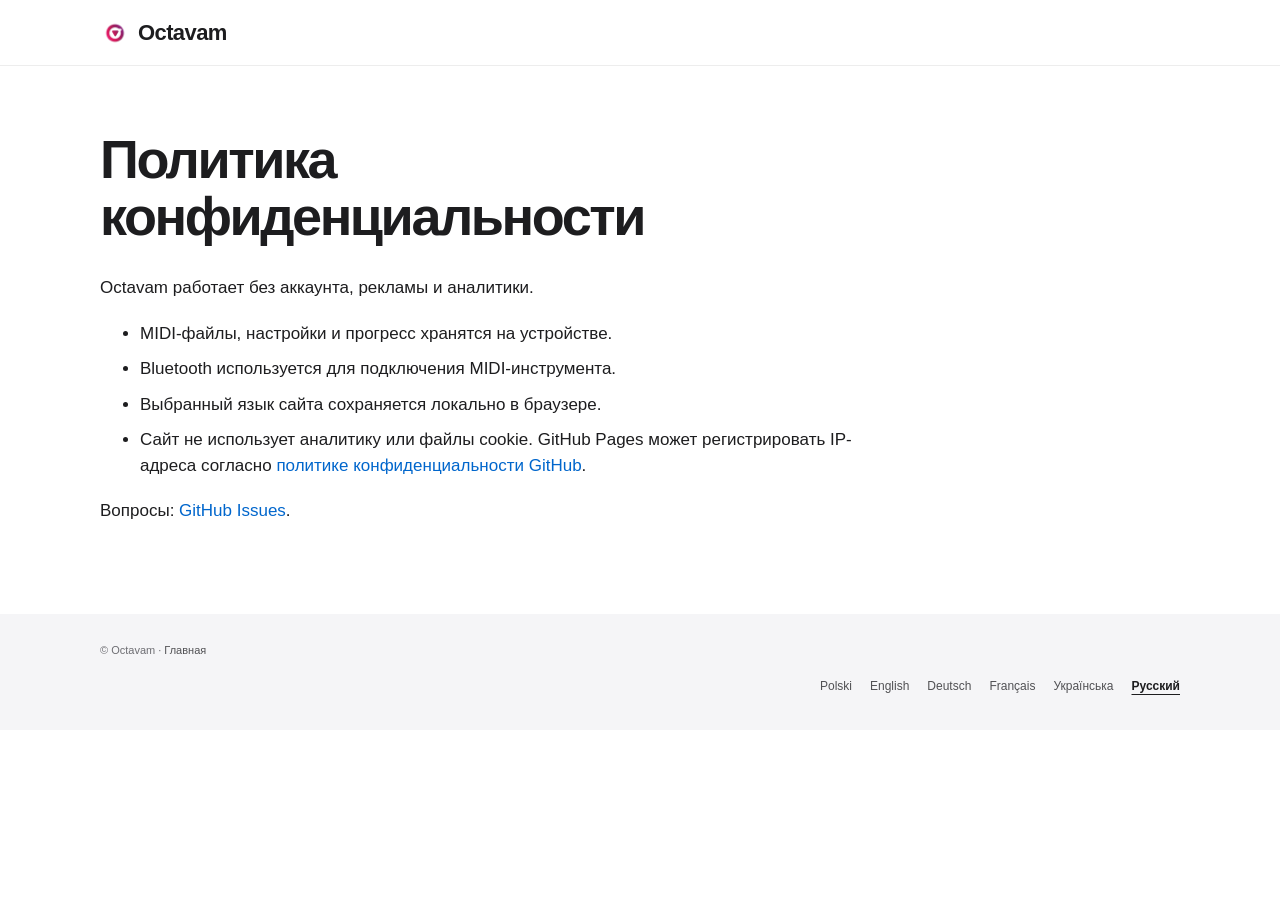
<file: ru/privacy.html>
<!doctype html>
<html lang="ru">
<head>
<meta charset="utf-8">
<meta name="viewport" content="width=device-width,initial-scale=1">
<title>Политика конфиденциальности — Octavam</title>
<meta name="description" content="Конфиденциальность в Octavam. Файлы и прогресс остаются на устройстве. Без аккаунта, рекламы и аналитики.">
<meta name="author" content="Leszek Pomianowski">
<meta name="robots" content="index, follow, max-image-preview:large">
<meta name="color-scheme" content="light">
<meta name="theme-color" content="#ffffff">
<link rel="canonical" href="https://octavam.com/ru/privacy.html">
<link rel="alternate" hreflang="pl" href="https://octavam.com/privacy.html">
<link rel="alternate" hreflang="en" href="https://octavam.com/en/privacy.html">
<link rel="alternate" hreflang="de" href="https://octavam.com/de/privacy.html">
<link rel="alternate" hreflang="fr" href="https://octavam.com/fr/privacy.html">
<link rel="alternate" hreflang="uk" href="https://octavam.com/uk/privacy.html">
<link rel="alternate" hreflang="ru" href="https://octavam.com/ru/privacy.html">
<link rel="alternate" hreflang="x-default" href="https://octavam.com/privacy.html">
<link rel="icon" type="image/png" href="/assets/favicon.png">
<link rel="apple-touch-icon" href="/assets/apple-touch-icon.png">
<meta property="og:type" content="website">
<meta property="og:site_name" content="Octavam">
<meta property="og:title" content="Политика конфиденциальности — Octavam">
<meta property="og:description" content="Конфиденциальность в Octavam. Файлы и прогресс остаются на устройстве. Без аккаунта, рекламы и аналитики.">
<meta property="og:url" content="https://octavam.com/ru/privacy.html">
<meta property="og:image" content="https://octavam.com/assets/og-image.png">
<meta property="og:image:type" content="image/png">
<meta property="og:image:width" content="1200">
<meta property="og:image:height" content="630">
<meta property="og:image:alt" content="Octavam">
<meta property="og:locale" content="ru_RU">
<meta property="og:locale:alternate" content="pl_PL">
<meta property="og:locale:alternate" content="en_US">
<meta property="og:locale:alternate" content="de_DE">
<meta property="og:locale:alternate" content="fr_FR">
<meta property="og:locale:alternate" content="uk_UA">
<meta name="twitter:card" content="summary_large_image">
<meta name="twitter:title" content="Политика конфиденциальности — Octavam">
<meta name="twitter:description" content="Конфиденциальность в Octavam. Файлы и прогресс остаются на устройстве. Без аккаунта, рекламы и аналитики.">
<meta name="twitter:image" content="https://octavam.com/assets/og-image.png">
<meta name="twitter:image:alt" content="Octavam">
<link rel="stylesheet" href="/assets/style.css">
<script src="/assets/lang.js"></script>

<script type="application/ld+json">{"@context":"https://schema.org","@graph":[{"@type":"WebSite","@id":"https://octavam.com/#website","name":"Octavam","url":"https://octavam.com/","inLanguage":["pl","en","de","fr","uk","ru"],"publisher":{"@id":"https://octavam.com/#creator"}},{"@type":"WebPage","@id":"https://octavam.com/ru/privacy.html#webpage","url":"https://octavam.com/ru/privacy.html","name":"Политика конфиденциальности — Octavam","description":"Конфиденциальность в Octavam. Файлы и прогресс остаются на устройстве. Без аккаунта, рекламы и аналитики.","inLanguage":"ru","isPartOf":{"@id":"https://octavam.com/#website"},"about":{"@id":"https://octavam.com/#app"}},{"@type":"Person","@id":"https://octavam.com/#creator","name":"Leszek Pomianowski","url":"https://lepo.co/","sameAs":["https://github.com/pomianowski"]}]}</script>
</head>
<body>
<header class="nav"><div class="nav-inner"><a class="brand" href="/ru/"><img src="/assets/favicon.png" alt="" width="30" height="30">Octavam</a></div></header>
<main class="wrap"><article class="prose"><h1>Политика конфиденциальности</h1><p>Octavam работает без аккаунта, рекламы и аналитики.</p><ul><li>MIDI-файлы, настройки и прогресс хранятся на устройстве.</li><li>Bluetooth используется для подключения MIDI-инструмента.</li><li>Выбранный язык сайта сохраняется локально в браузере.</li><li>Сайт не использует аналитику или файлы cookie. GitHub Pages может регистрировать IP-адреса согласно <a href="https://docs.github.com/en/site-policy/privacy-policies/github-general-privacy-statement">политике конфиденциальности GitHub</a>.</li></ul><p>Вопросы: <a href="https://github.com/lepoco/octavam/issues">GitHub Issues</a>.</p></article></main>
<footer><div class="wrap"><p>© Octavam · <a href="/ru/">Главная</a></p><nav class="footer-languages" aria-label="Выбрать язык"><a class="language-link" href="/privacy.html?lang=pl" hreflang="pl" lang="pl">Polski</a><a class="language-link" href="/en/privacy.html?lang=en" hreflang="en" lang="en">English</a><a class="language-link" href="/de/privacy.html?lang=de" hreflang="de" lang="de">Deutsch</a><a class="language-link" href="/fr/privacy.html?lang=fr" hreflang="fr" lang="fr">Français</a><a class="language-link" href="/uk/privacy.html?lang=uk" hreflang="uk" lang="uk">Українська</a><a class="language-link" href="/ru/privacy.html?lang=ru" hreflang="ru" lang="ru" aria-current="page">Русский</a></nav></div></footer>
</body>
</html>
</file>
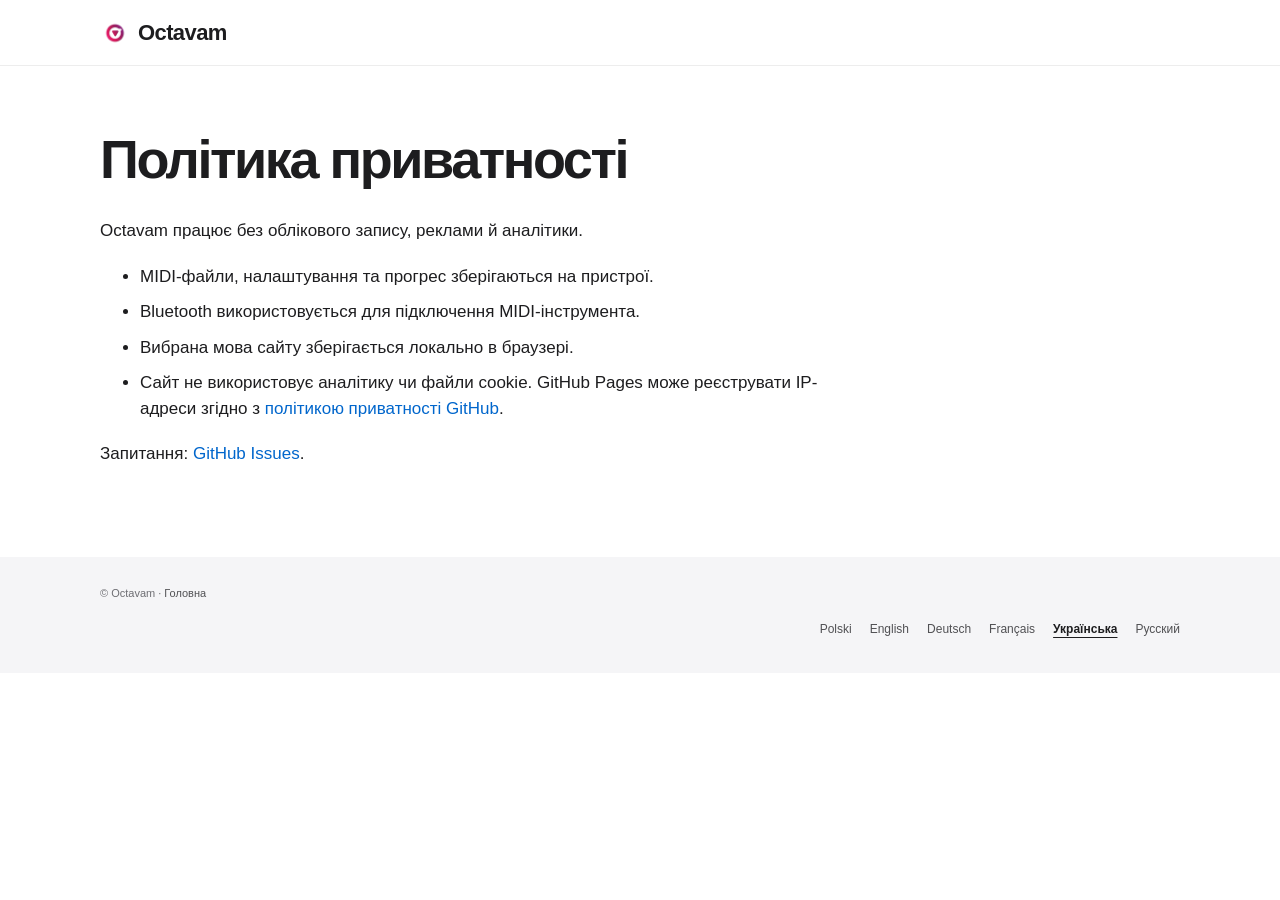
<file: uk/privacy.html>
<!doctype html>
<html lang="uk">
<head>
<meta charset="utf-8">
<meta name="viewport" content="width=device-width,initial-scale=1">
<title>Політика приватності — Octavam</title>
<meta name="description" content="Приватність в Octavam. Файли та прогрес залишаються на пристрої. Без облікового запису, реклами й аналітики.">
<meta name="author" content="Leszek Pomianowski">
<meta name="robots" content="index, follow, max-image-preview:large">
<meta name="color-scheme" content="light">
<meta name="theme-color" content="#ffffff">
<link rel="canonical" href="https://octavam.com/uk/privacy.html">
<link rel="alternate" hreflang="pl" href="https://octavam.com/privacy.html">
<link rel="alternate" hreflang="en" href="https://octavam.com/en/privacy.html">
<link rel="alternate" hreflang="de" href="https://octavam.com/de/privacy.html">
<link rel="alternate" hreflang="fr" href="https://octavam.com/fr/privacy.html">
<link rel="alternate" hreflang="uk" href="https://octavam.com/uk/privacy.html">
<link rel="alternate" hreflang="ru" href="https://octavam.com/ru/privacy.html">
<link rel="alternate" hreflang="x-default" href="https://octavam.com/privacy.html">
<link rel="icon" type="image/png" href="/assets/favicon.png">
<link rel="apple-touch-icon" href="/assets/apple-touch-icon.png">
<meta property="og:type" content="website">
<meta property="og:site_name" content="Octavam">
<meta property="og:title" content="Політика приватності — Octavam">
<meta property="og:description" content="Приватність в Octavam. Файли та прогрес залишаються на пристрої. Без облікового запису, реклами й аналітики.">
<meta property="og:url" content="https://octavam.com/uk/privacy.html">
<meta property="og:image" content="https://octavam.com/assets/og-image.png">
<meta property="og:image:type" content="image/png">
<meta property="og:image:width" content="1200">
<meta property="og:image:height" content="630">
<meta property="og:image:alt" content="Octavam">
<meta property="og:locale" content="uk_UA">
<meta property="og:locale:alternate" content="pl_PL">
<meta property="og:locale:alternate" content="en_US">
<meta property="og:locale:alternate" content="de_DE">
<meta property="og:locale:alternate" content="fr_FR">
<meta property="og:locale:alternate" content="ru_RU">
<meta name="twitter:card" content="summary_large_image">
<meta name="twitter:title" content="Політика приватності — Octavam">
<meta name="twitter:description" content="Приватність в Octavam. Файли та прогрес залишаються на пристрої. Без облікового запису, реклами й аналітики.">
<meta name="twitter:image" content="https://octavam.com/assets/og-image.png">
<meta name="twitter:image:alt" content="Octavam">
<link rel="stylesheet" href="/assets/style.css">
<script src="/assets/lang.js"></script>

<script type="application/ld+json">{"@context":"https://schema.org","@graph":[{"@type":"WebSite","@id":"https://octavam.com/#website","name":"Octavam","url":"https://octavam.com/","inLanguage":["pl","en","de","fr","uk","ru"],"publisher":{"@id":"https://octavam.com/#creator"}},{"@type":"WebPage","@id":"https://octavam.com/uk/privacy.html#webpage","url":"https://octavam.com/uk/privacy.html","name":"Політика приватності — Octavam","description":"Приватність в Octavam. Файли та прогрес залишаються на пристрої. Без облікового запису, реклами й аналітики.","inLanguage":"uk","isPartOf":{"@id":"https://octavam.com/#website"},"about":{"@id":"https://octavam.com/#app"}},{"@type":"Person","@id":"https://octavam.com/#creator","name":"Leszek Pomianowski","url":"https://lepo.co/","sameAs":["https://github.com/pomianowski"]}]}</script>
</head>
<body>
<header class="nav"><div class="nav-inner"><a class="brand" href="/uk/"><img src="/assets/favicon.png" alt="" width="30" height="30">Octavam</a></div></header>
<main class="wrap"><article class="prose"><h1>Політика приватності</h1><p>Octavam працює без облікового запису, реклами й аналітики.</p><ul><li>MIDI-файли, налаштування та прогрес зберігаються на пристрої.</li><li>Bluetooth використовується для підключення MIDI-інструмента.</li><li>Вибрана мова сайту зберігається локально в браузері.</li><li>Сайт не використовує аналітику чи файли cookie. GitHub Pages може реєструвати IP-адреси згідно з <a href="https://docs.github.com/en/site-policy/privacy-policies/github-general-privacy-statement">політикою приватності GitHub</a>.</li></ul><p>Запитання: <a href="https://github.com/lepoco/octavam/issues">GitHub Issues</a>.</p></article></main>
<footer><div class="wrap"><p>© Octavam · <a href="/uk/">Головна</a></p><nav class="footer-languages" aria-label="Вибрати мову"><a class="language-link" href="/privacy.html?lang=pl" hreflang="pl" lang="pl">Polski</a><a class="language-link" href="/en/privacy.html?lang=en" hreflang="en" lang="en">English</a><a class="language-link" href="/de/privacy.html?lang=de" hreflang="de" lang="de">Deutsch</a><a class="language-link" href="/fr/privacy.html?lang=fr" hreflang="fr" lang="fr">Français</a><a class="language-link" href="/uk/privacy.html?lang=uk" hreflang="uk" lang="uk" aria-current="page">Українська</a><a class="language-link" href="/ru/privacy.html?lang=ru" hreflang="ru" lang="ru">Русский</a></nav></div></footer>
</body>
</html>
</file>
<file: assets/style.css>
:root{color-scheme:light;--ink:#1d1d1f;--muted:#6e6e73;--paper:#f5f5f7;--accent:#bd1765;--link:#0066cc;--line:#d2d2d7}
*{box-sizing:border-box}
html{scroll-behavior:smooth;scroll-padding-top:88px}
body{margin:0;color:var(--ink);background:#fff;font:17px/1.5 -apple-system,BlinkMacSystemFont,"Segoe UI",sans-serif;-webkit-font-smoothing:antialiased}
a{color:var(--link);text-decoration:none}a:hover{text-decoration:underline}
button{font:inherit;cursor:pointer}button,a{-webkit-tap-highlight-color:transparent}
button:focus-visible,a:focus-visible,summary:focus-visible{outline:3px solid var(--link);outline-offset:5px}
img,svg{max-width:100%;vertical-align:middle}button:disabled{cursor:default}
h1,h2,h3,p{margin:0}h1,h2,h3{line-height:1.06;letter-spacing:-.045em}
h1{font-size:clamp(54px,6.7vw,88px);font-weight:700}h2{font-size:clamp(38px,4.8vw,64px);font-weight:650}h3{font-size:28px;font-weight:650}
section{scroll-margin-top:20px}.wrap{width:min(1080px,calc(100% - 64px));margin-inline:auto}
.skip{position:absolute;top:-100px;left:20px;padding:12px 20px;background:#fff;z-index:100}.skip:focus{top:8px}
.nav{position:sticky;top:0;z-index:20;border-bottom:1px solid #00000012;background:#ffffffeb;-webkit-backdrop-filter:saturate(180%) blur(20px);backdrop-filter:saturate(180%) blur(20px)}
.nav-inner,.nav>.glass{width:min(1080px,calc(100% - 64px));margin:auto;display:flex;align-items:center;justify-content:space-between;min-height:65px;gap:24px}
.brand{display:flex;align-items:center;gap:8px;color:var(--ink);font-size:22px;font-weight:650;letter-spacing:-.6px}.brand:hover{text-decoration:none}.brand img{width:30px;height:30px;border-radius:7px}
nav{display:flex;align-items:center;gap:28px}nav a{color:var(--ink);font-size:12px}nav .nav-download{background:var(--ink);color:#fff;border-radius:20px;padding:6px 15px}
.availability{background:var(--paper);text-align:center;padding:12px 24px;font-size:12px;color:#515154}.availability span{margin-inline:7px;color:#aaa}
.hero{padding-top:66px;text-align:center;overflow:hidden}.product-name{display:flex;align-items:center;justify-content:center;gap:9px;font-size:20px;font-weight:600;margin-bottom:24px}.product-name img{width:40px;height:40px;border-radius:10px}
.hero h1 span{color:var(--accent)}.hero .lead{max-width:630px;margin:24px auto 25px;font-size:21px;line-height:1.45;letter-spacing:-.4px;color:#515154}
.btns{display:flex;justify-content:center;align-items:center;gap:26px;flex-wrap:wrap}.btn{display:inline-flex;align-items:center;justify-content:center;gap:8px;min-height:44px;padding:11px 23px;border-radius:30px;background:var(--ink);color:#fff;font-size:16px;border:1px solid transparent}.btn:hover{background:#333336;text-decoration:none}.btn.primary{background:var(--accent)}.btn.primary:hover{background:#a81258}
.text-link{font-size:17px}.text-link span{margin-left:5px}.hero-note{font-size:12px;color:var(--muted);margin-top:17px}
.device-stage{width:min(1060px,calc(100% - 64px));margin:48px auto 0;padding-bottom:15px}.device-frame{padding:9px;border-radius:22px 22px 6px 6px;background:#232326;border:1px solid #5c5c61;box-shadow:0 20px 55px #0000001c;position:relative}
.device-base{height:17px;margin:0 -35px;border-radius:1px 1px 55% 55% / 1px 1px 15px 15px;background:linear-gradient(#d6d6da,#a4a4aa 60%,#d6d6da);box-shadow:0 15px 23px -15px #0007;position:relative}.device-base::before{content:"";position:absolute;width:16%;height:6px;left:42%;top:0;border-radius:0 0 8px 8px;background:#a1a1a7}
.practice-preview{background:#fcfbf8;color:#343434;border-radius:13px 13px 2px 2px;overflow:hidden}.preview-toolbar{min-height:48px;display:flex;align-items:center;padding:0 18px;gap:16px;background:#eeede9;border-bottom:1px solid #0000000a;font-size:12px}
.window-dots{display:flex;gap:6px}.window-dots i{width:9px;height:9px;background:#ff6057;border-radius:50%}.window-dots i:nth-child(2){background:#febc2e}.window-dots i:nth-child(3){background:#28c840}
.preview-title{font-weight:600;flex:1;text-align:left}.preview-connected{display:flex;gap:6px;align-items:center;color:#366645;font-size:10px}.preview-connected::before{content:"";width:5px;height:5px;border-radius:50%;background:#49885a}
.score-art{display:block;width:100%;height:auto}.score-art .staff{fill:none;stroke:#b5b3ac;stroke-width:1}.score-art .note{fill:#326dc0;stroke:#326dc0;stroke-width:2}.score-art .bass{fill:#458a68;stroke:#458a68}.score-art .clef{fill:#444;font-family:"Apple Symbols","Times New Roman",serif}.score-art .playhead{stroke:var(--accent);stroke-width:2}
.blocks-art{display:block;width:100%;height:125px;background:linear-gradient(#f1f0eb,#fcfbf8);border-top:1px solid #00000008}.keyboard-art{height:86px;width:100%;display:block;border-top:2px solid #a1a1a1}
.preview-transport{display:flex;justify-content:center;align-items:center;gap:23px;padding:10px;background:#f6f5f0;font-size:10px}.transport-play{font-size:13px}.transport-track{width:35%;height:3px;background:#d9d8d4;border-radius:3px}.transport-track i{display:block;height:100%;width:27%;background:var(--accent)}.preview-caption{margin:16px 0 0;font-size:11px;color:var(--muted)}
.section{padding:112px 0}.eyebrow{font-size:17px;font-weight:600;letter-spacing:-.2px;color:var(--muted);margin-bottom:16px}.section-intro{margin-top:24px;color:var(--muted);font-size:21px;line-height:1.45;letter-spacing:-.4px;max-width:640px}.center{text-align:center}.center .section-intro{margin-inline:auto}
.modes-section{background:var(--paper);margin-top:62px}.mode-options{display:grid;grid-template-columns:repeat(3,1fr);gap:24px;margin-top:50px}.mode-option{border:0;padding:30px;border-radius:22px;background:#fff;color:var(--ink);text-align:left;box-shadow:inset 0 0 0 2px transparent;transition:box-shadow .2s}.mode-option:hover{box-shadow:inset 0 0 0 2px #d2d2d7}.mode-option[aria-pressed="true"]{box-shadow:inset 0 0 0 2px var(--accent)}
.mode-symbol{display:block;height:50px;color:var(--accent);font:36px/1 "Apple Symbols",sans-serif;margin-bottom:15px}.mode-option strong{font-size:24px;letter-spacing:-.6px;display:block}.mode-option .mode-copy{display:block;font-size:15px;color:var(--muted);line-height:1.5;margin-top:9px}.mode-option .mode-action{display:none;color:var(--accent);font-size:12px;margin-top:14px}.js .mode-option .mode-action{display:block}.mode-option[aria-pressed="true"] .mode-action::after{content:" ✓"}.mode-description{min-height:50px;margin:24px auto 0;font-size:14px;color:var(--muted);max-width:600px;text-align:center}
.follow-layout{display:grid;grid-template-columns:1fr 1fr;gap:85px;align-items:center}.follow-copy h2{font-size:clamp(38px,4.5vw,60px)}.follow-copy p:not(.eyebrow){margin-top:24px;color:var(--muted);font-size:19px}.follow-demo{padding:42px 28px 30px;background:var(--paper);border-radius:28px;text-align:center}
.follow-track{display:flex;justify-content:center;gap:15px;margin:25px 0 36px}.follow-track span{width:42px;height:56px;display:grid;place-items:center;border-radius:10px;color:#707075;border:1px solid #d9d9df;font-size:19px;background:#fff}.follow-track span.is-current{border-color:var(--accent);color:var(--accent);box-shadow:0 0 0 3px #bd176514}.follow-track span.is-done{color:#427453;background:#e4eee7;border-color:#d4e4d8}.follow-status{min-height:30px;font-size:16px;font-weight:600;color:var(--accent)}
.follow-key{width:100%;min-height:98px;border-radius:8px 8px 14px 14px;border:1px solid #d2d2d7;border-bottom:6px solid #d9d9df;background:#fff;font-weight:600;color:var(--ink);box-shadow:0 4px 8px #00000006}.follow-key:hover{background:#fdf7fa}.follow-key:active{transform:translateY(3px);border-bottom-width:3px}.follow-key:disabled{color:#356d49;background:#eaf3ed}.demo-note{font-size:11px;color:var(--muted);margin-top:16px}.restart-demo{display:none;margin:15px auto 0;background:none;border:0;color:var(--link);font-size:13px}.restart-demo.is-visible{display:block}.follow-controls{display:none}.js .follow-controls{display:block}.follow-fallback{color:var(--muted);font-size:14px}.js .follow-fallback{display:none}
.features-section{background:var(--paper)}.feature-grid{display:grid;grid-template-columns:repeat(2,1fr);gap:24px;margin-top:52px}.feature{background:#fff;border-radius:24px;padding:42px;min-height:300px;overflow:hidden}.feature p{color:var(--muted);margin-top:17px;font-size:17px;max-width:390px}.feature-visual{height:84px;margin-bottom:35px;display:flex;align-items:center;gap:10px}
.tempo-visual{color:var(--accent);font-size:60px;line-height:1;font-weight:650;letter-spacing:-3px}.tempo-visual span{color:#b4b4bb;font-size:24px;letter-spacing:-1px}.loop-visual{width:100%;max-width:330px;position:relative}.loop-visual::before{content:"";position:absolute;height:3px;top:41px;left:0;right:0;background:#e8e8ed}.loop-range{position:relative;height:44px;width:68%;margin-left:17%;border-inline:3px solid var(--accent);background:#bd176510;display:flex;justify-content:space-between;align-items:center;padding:0 10px;color:var(--accent);font-size:13px;font-weight:600}.file-visual{width:72px;height:84px;border:1.5px solid #d2d2d7;border-radius:12px;display:grid;place-items:center;font-size:17px;font-weight:600;color:var(--accent);box-shadow:5px 5px 0 #f5f5f7}.swatches{gap:12px}.swatches i{display:block;width:42px;height:42px;border:1px solid #00000015;border-radius:50%;background:#faf9f2}.swatches i:nth-child(2){background:#f5e8cc}.swatches i:nth-child(3){background:#e0edf2}.swatches i:nth-child(4){background:#333}.swatches i:nth-child(5){background:#000}
.lessons{display:grid;grid-template-columns:.9fr 1.1fr;gap:85px;align-items:center}.lesson-list{list-style:none;padding:0;margin:0}.lesson-list li{display:flex;align-items:center;gap:18px;padding:24px 0;border-bottom:1px solid #e8e8ed}.lesson-number{display:grid;place-items:center;width:46px;height:46px;border-radius:12px;background:var(--paper);color:var(--accent);font-size:20px;flex-shrink:0}.lesson-list strong{display:block;font-size:17px;font-weight:600;letter-spacing:-.3px}.lesson-list small{display:block;color:var(--muted);font-size:13px;margin-top:4px}.lesson-tag{margin-left:auto;color:var(--muted);font-size:11px}
.connection-section{background:#1d1d1f;color:#f5f5f7}.connection-section .eyebrow,.connection-section .section-intro{color:#a1a1a6}.connection-steps{display:grid;grid-template-columns:repeat(3,1fr);gap:45px;margin-top:64px;list-style:none;padding:0}.step-num{display:block;color:#f279ab;font-size:20px;margin-bottom:22px}.connection-steps h3{font-size:24px}.connection-steps p{color:#a1a1a6;margin-top:15px;font-size:16px}.connection-section .connection-footnote{color:#a1a1a6;font-size:12px;margin-top:42px}.connection-section a{color:#86baf0}
.download-section{padding-bottom:100px}.download-section .section-intro{max-width:580px}.download-grid{display:grid;grid-template-columns:repeat(3,1fr);gap:24px;margin-top:48px;text-align:left}.download-card{border-top:1px solid var(--line);padding-top:30px}.platform-icon{display:block;width:58px;height:58px;margin-bottom:24px;fill:none;stroke:currentColor;stroke-width:1.3}.download-card h3{font-size:28px}.download-card p{color:var(--muted);font-size:14px;margin:14px 0 22px;min-height:64px}.download-card a{font-size:15px}.coming-soon{display:inline-block;color:var(--muted);background:var(--paper);border-radius:30px;padding:8px 15px;font-size:13px}.build-note{margin-top:34px;font-size:12px;color:var(--muted)}
.free-note{display:grid;grid-template-columns:1fr 1fr;gap:80px;border-top:1px solid var(--line);padding-top:54px;margin-top:70px;text-align:left}.free-note h3{font-size:29px}.free-note p{color:var(--muted);font-size:15px;margin-top:14px}.faq-section{background:var(--paper)}.faq-layout{display:grid;grid-template-columns:.8fr 1.2fr;gap:65px}.faq-layout h2{font-size:42px}
details{border-bottom:1px solid var(--line);padding:23px 0}details:first-child{padding-top:0}summary{cursor:pointer;font-weight:600;font-size:17px;list-style:none;position:relative;padding-right:30px}summary::-webkit-details-marker{display:none}summary::after{content:"+";position:absolute;top:-4px;right:0;font-size:26px;font-weight:400;color:var(--muted)}details[open] summary::after{content:"−"}details p,details ol{margin-top:16px;font-size:15px;color:var(--muted)}details ol{padding-left:20px}details li+li{margin-top:8px}
footer{background:var(--paper);color:var(--muted);padding:28px 0;font-size:11px}.footer-inner{border-top:1px solid var(--line);padding-top:20px;display:flex;flex-wrap:wrap;align-items:center;justify-content:space-between;gap:15px}.footer-links{display:flex;gap:22px}footer a{color:#515154}.prose{margin:65px 0 90px;max-width:760px}.prose h1{font-size:clamp(36px,5vw,54px);margin-bottom:30px}.prose p,.prose ul{margin-top:20px}.prose li{margin-top:10px}.sr-only{position:absolute;width:1px;height:1px;padding:0;overflow:hidden;clip-path:inset(50%);white-space:nowrap;border:0}[hidden]{display:none!important}
.about-section{background:var(--paper)}
.about-layout{display:grid;grid-template-columns:1fr 1fr;gap:80px;align-items:start}
.about-layout h2{font-size:clamp(38px,4vw,54px)}
.about-copy{color:var(--muted);font-size:18px;line-height:1.65;padding-top:8px}
.about-copy a{color:var(--ink);text-decoration:underline;text-decoration-color:var(--line);text-underline-offset:3px}
.about-copy a:hover{color:var(--link);text-decoration-color:currentColor}
.about-copy .support-note{font-size:14px;line-height:1.6;margin-top:24px}
.download-card{min-width:0}.download-card .btn{max-width:100%;text-align:center}
.follow-layout>*{min-width:0}.follow-track span{min-width:0}.swatches i{height:auto;aspect-ratio:1;flex:0 1 42px}
@media(min-width:1440px){.device-stage{margin-top:60px}}
@media(max-width:850px){nav{gap:20px}.hide-s{display:none}.hero{padding-top:48px}.hero .lead{font-size:19px}.section{padding:80px 0}.follow-layout,.lessons,.faq-layout{gap:40px}.mode-options{gap:14px}.mode-option{padding:24px}.mode-option strong{font-size:21px}.feature{padding:32px}.free-note{gap:40px}.preview-toolbar{min-height:38px}.blocks-art{height:100px}.keyboard-art{height:70px}}
@media(max-width:600px){.wrap,.nav-inner,.nav>.glass{width:calc(100% - 40px)}.nav-inner,.nav>.glass{min-height:59px;gap:15px}.brand{font-size:20px}nav{gap:16px}nav .nav-download{font-size:11px;padding-inline:13px}.availability{font-size:11px}.availability span{margin-inline:4px}.hero{padding-top:40px}.product-name{font-size:17px;margin-bottom:24px}.product-name img{width:32px;height:32px}h1{font-size:clamp(44px,11.6vw,64px)}.hero .lead{font-size:17px;max-width:380px;margin-top:24px}.hero-note{font-size:11px}.btns{gap:20px}.btn{font-size:14px;padding:10px 19px}.text-link{font-size:15px}.device-stage{width:calc(100% - 48px);margin-top:38px}.device-frame{padding:5px;border-radius:12px 12px 3px 3px}.device-base{height:10px;margin-inline:-14px}.device-base::before{height:3px}.practice-preview{border-radius:7px 7px 0 0}.preview-toolbar{min-height:27px;gap:8px;padding-inline:10px}.window-dots{gap:3px}.window-dots i{width:5px;height:5px}.preview-title{font-size:7px}.preview-connected{font-size:6px;gap:3px}.preview-connected::before{width:3px;height:3px}.blocks-art{height:65px}.keyboard-art{height:42px}.preview-transport{font-size:7px;padding:5px;gap:12px}.transport-play{font-size:9px}.preview-caption{font-size:10px}.section{padding:66px 0}.eyebrow{font-size:15px;margin-bottom:14px}h2,.follow-copy h2,.faq-layout h2{font-size:38px}.section-intro,.follow-copy p:not(.eyebrow){font-size:18px}.modes-section{margin-top:38px}.mode-options{grid-template-columns:1fr;margin-top:32px}.mode-option{padding:24px;display:grid;grid-template-columns:40px 1fr;column-gap:16px}.mode-symbol{grid-row:1 / 4;margin:2px 0 0;height:auto;font-size:30px}.mode-option strong{font-size:22px}.mode-option .mode-copy{font-size:14px}.mode-option .mode-action{margin-top:10px}.follow-layout,.lessons,.faq-layout,.free-note{grid-template-columns:1fr;gap:35px}.follow-demo{padding:28px 24px}.feature-grid{grid-template-columns:1fr;gap:16px;margin-top:32px}.feature{padding:32px;min-height:280px}.feature h3{font-size:27px}.feature p{font-size:16px}.feature-visual{margin-bottom:25px;height:65px}.connection-steps{grid-template-columns:1fr;gap:32px;margin-top:42px}.step-num{margin-bottom:12px}.connection-steps p{margin-top:12px}.download-grid{grid-template-columns:1fr;gap:32px;margin-top:35px}.download-card{display:grid;grid-template-columns:48px 1fr;column-gap:20px}.platform-icon{grid-row:1 / 4;width:44px;height:44px}.download-card p{min-height:0;margin:10px 0 15px}.download-card .coming-soon,.download-card a{justify-self:start}.free-note{margin-top:48px;padding-top:36px}.free-note h3{font-size:27px}.faq-layout{gap:35px}.footer-inner{align-items:flex-start;flex-direction:column}}
@media(prefers-reduced-motion:reduce){html{scroll-behavior:auto}*,*::before,*::after{transition:none!important;animation:none!important}}
@media(prefers-reduced-transparency:reduce){.nav{background:#fff;-webkit-backdrop-filter:none;backdrop-filter:none}}
@media(max-width:850px){.about-layout{gap:40px}}
@media(max-width:600px){.about-layout{grid-template-columns:1fr;gap:26px}.about-copy{font-size:17px;padding-top:0}.download-card .btn{font-size:13px;padding-inline:14px}.footer-links{flex-wrap:wrap;row-gap:12px}}
.prose h1{overflow-wrap:anywhere}
nav .nav-download{white-space:nowrap;flex-shrink:0}
.footer-languages{display:flex;flex-wrap:wrap;align-items:center;justify-content:flex-end;gap:4px 18px;margin-top:12px}
.footer-languages a{display:inline-flex;align-items:center;min-height:32px;padding:2px 0;color:#515154;font-size:12px;line-height:1.4}
.footer-languages a[aria-current=page]{color:var(--ink);font-weight:600;text-decoration:underline;text-underline-offset:4px}
@media(max-width:600px){.footer-languages{justify-content:flex-start;gap:4px 16px}}
</file>
